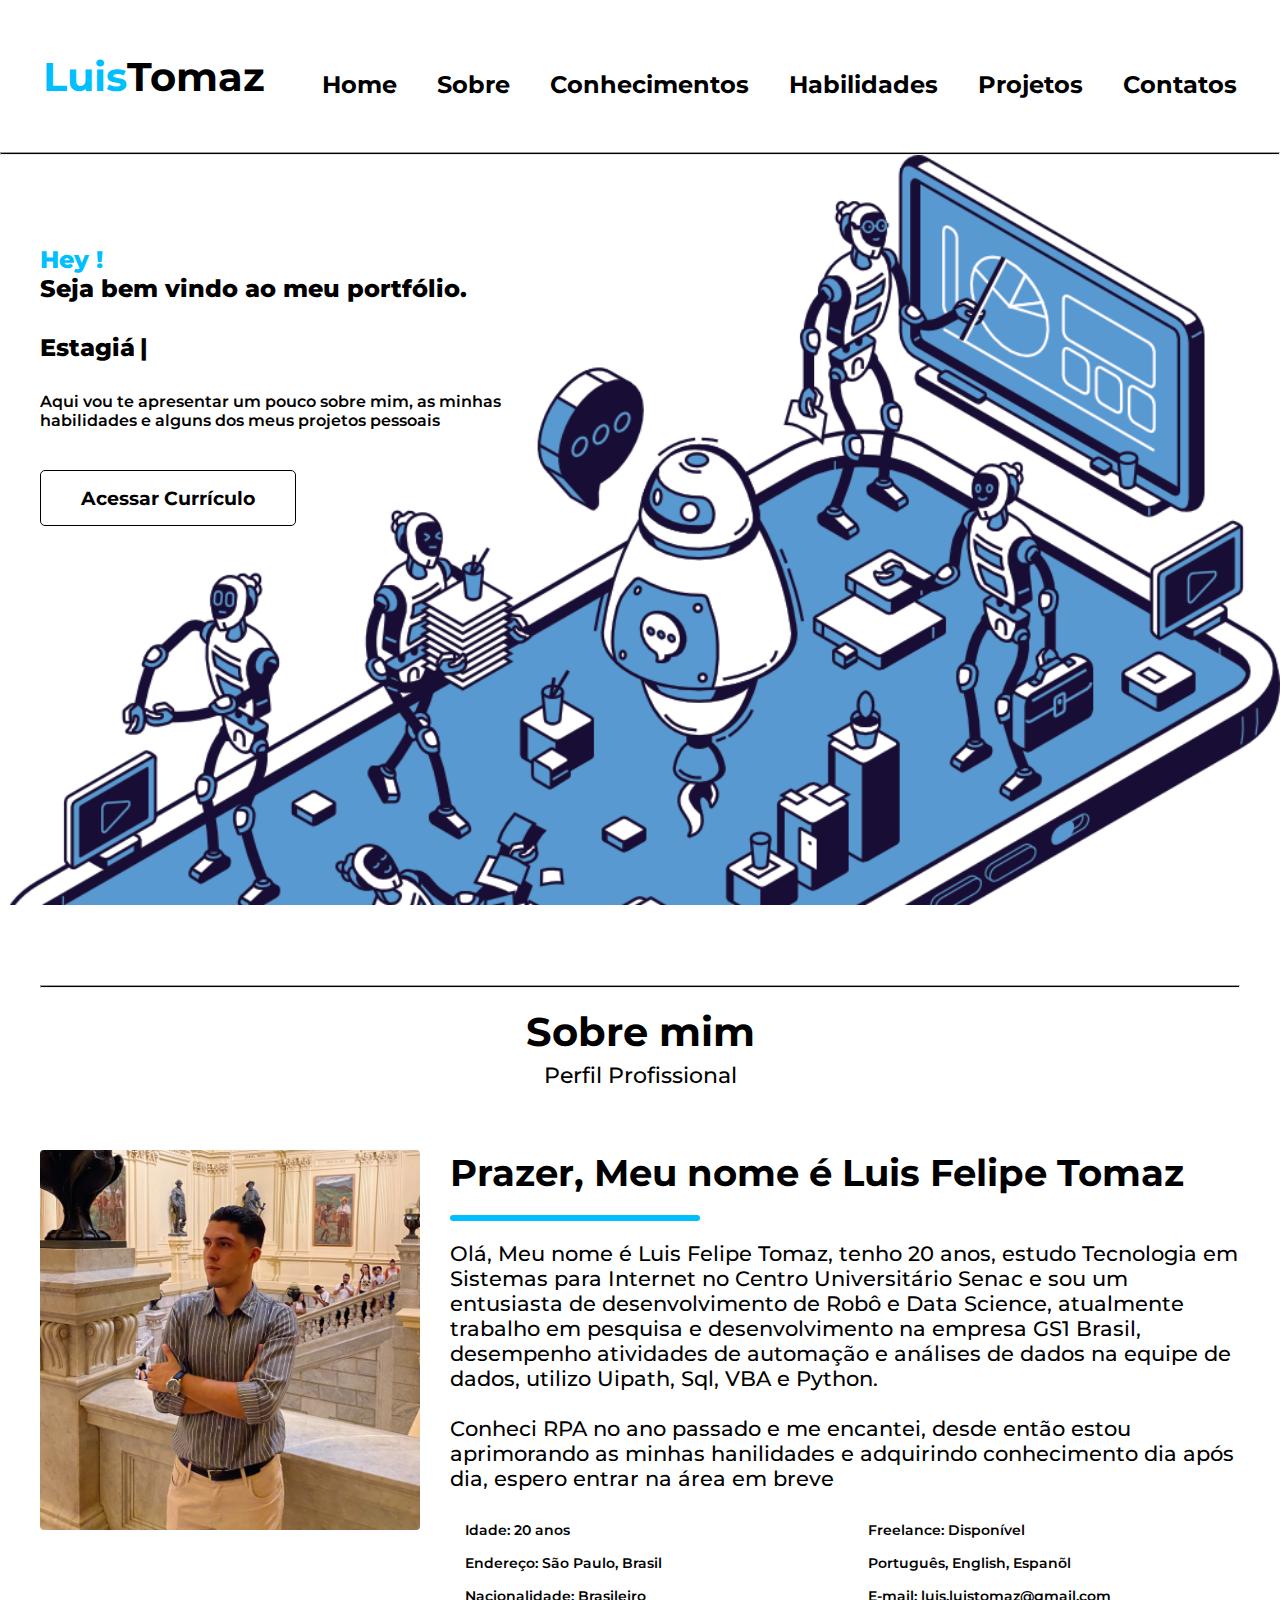
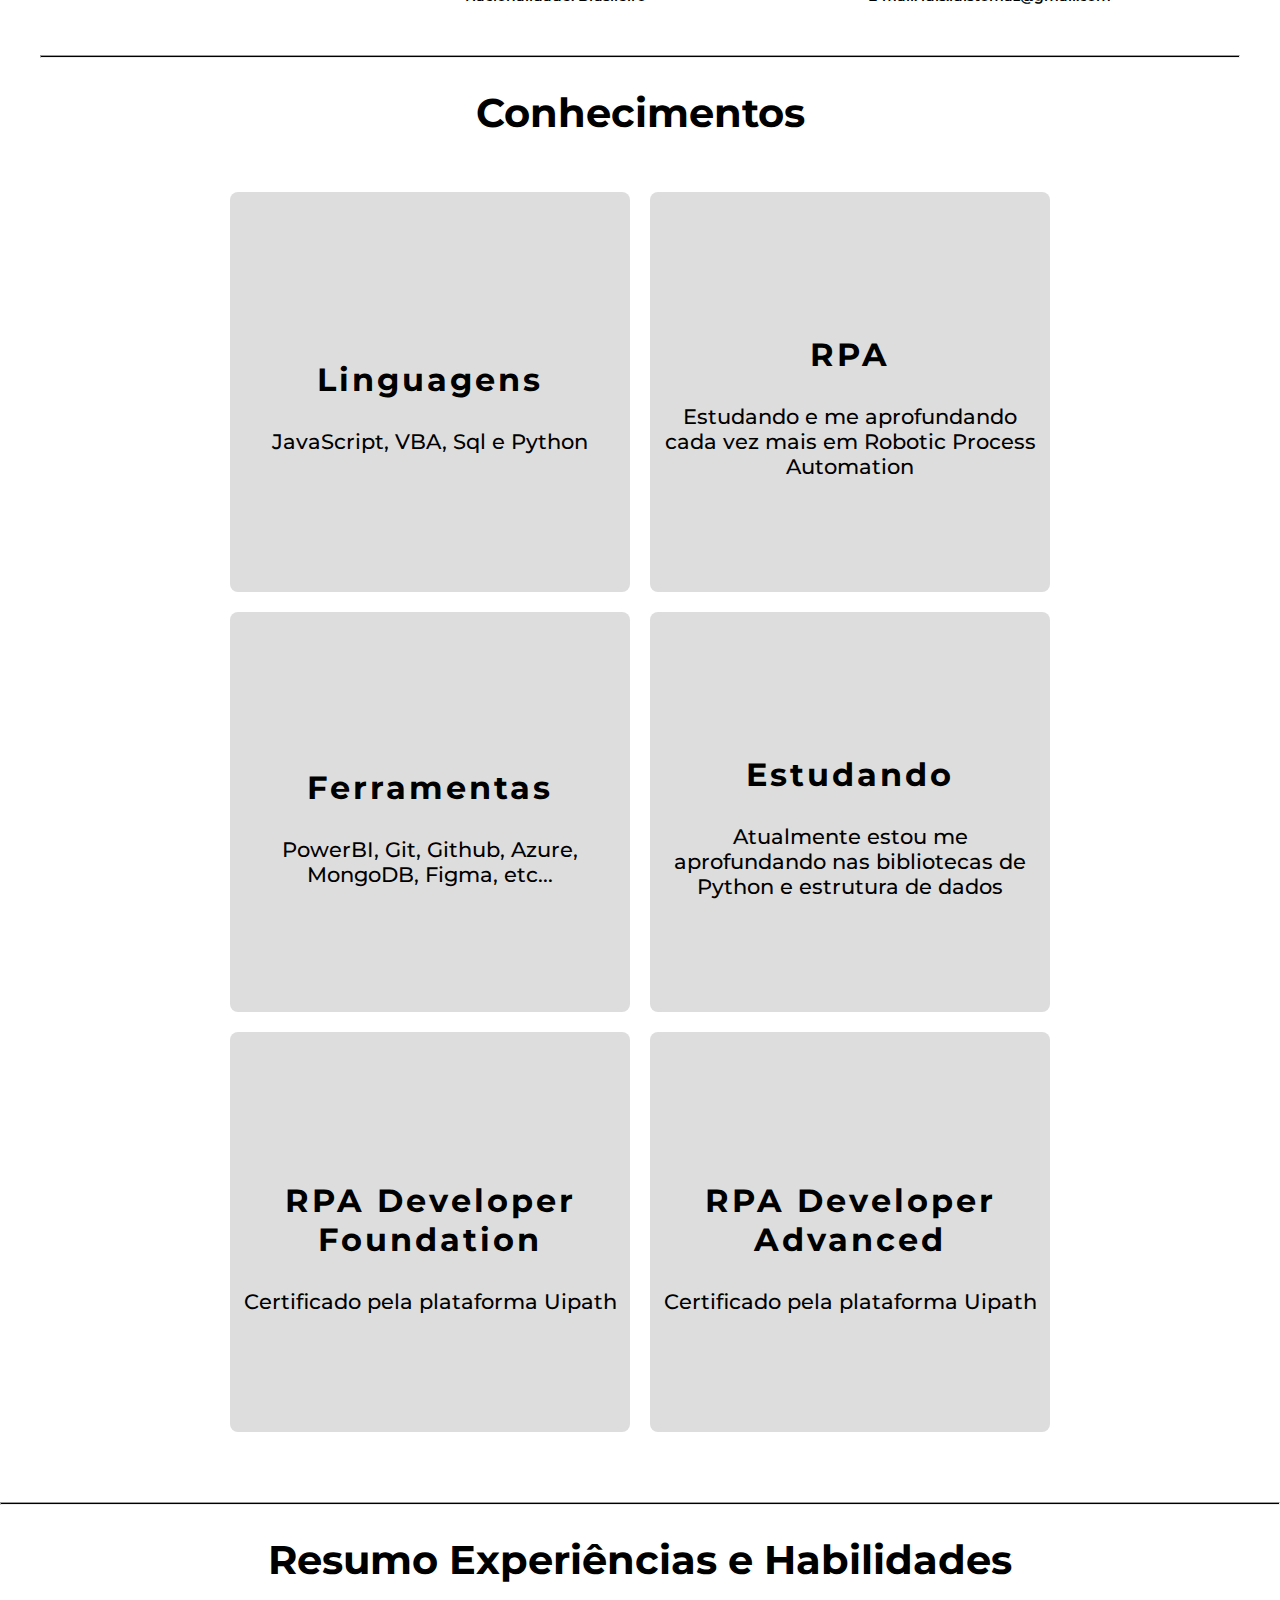
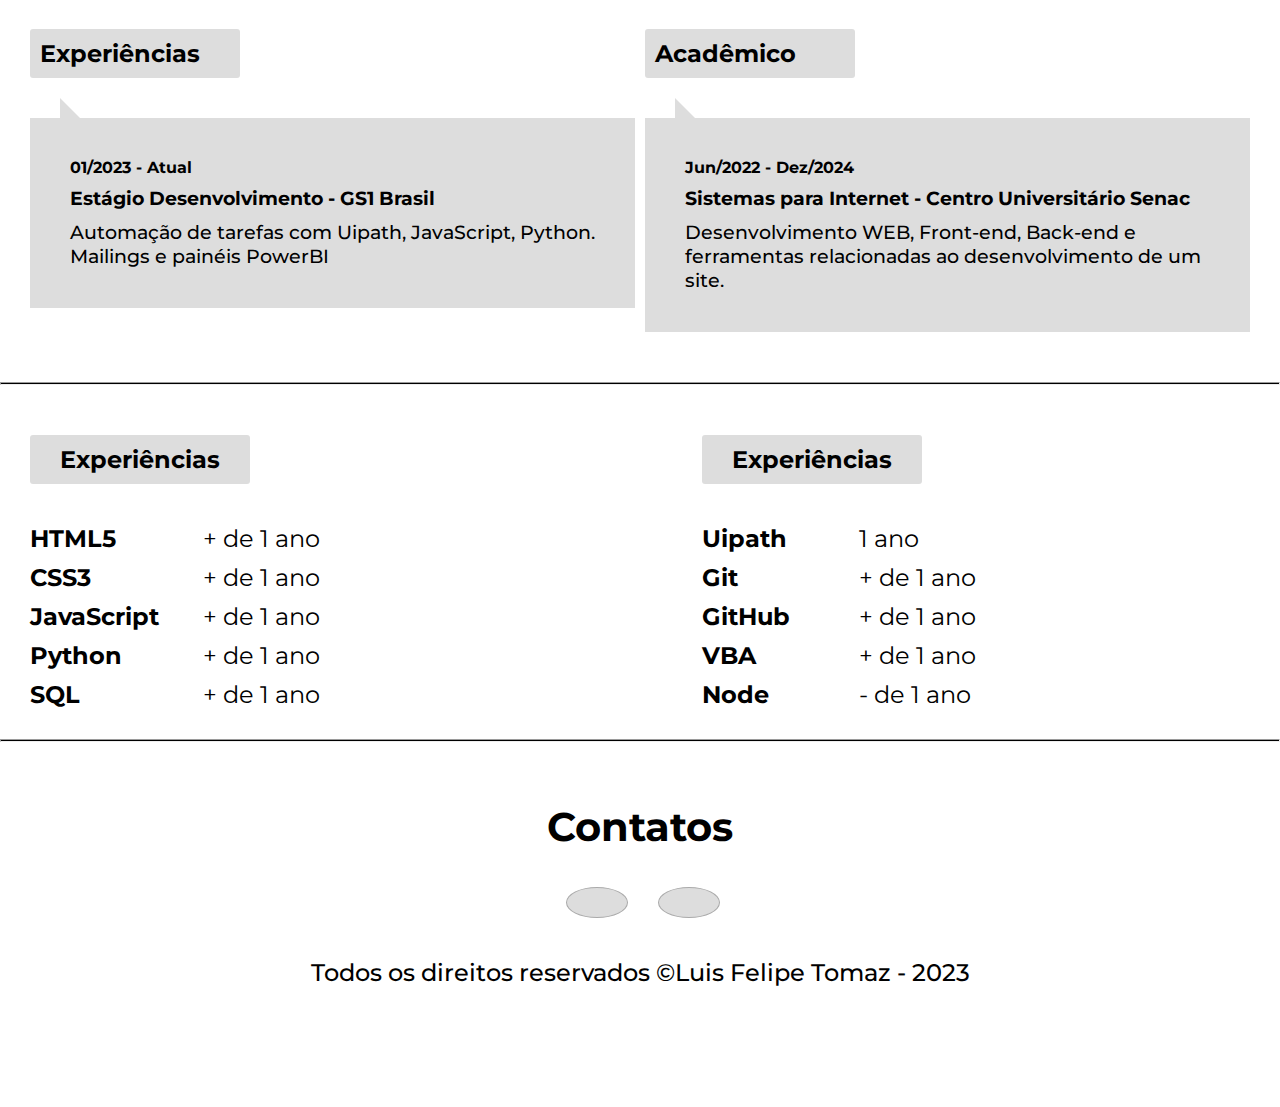
<file: index.html>
<!DOCTYPE html>
<html lang="pt-br">

<head>
    <meta charset="UTF-8">
    <meta http-equiv="X-UA-Compatible" content="IE=edge">
    <meta name="viewport" content="width=device-width, initial-scale=1.0">
    <link rel="stylesheet" href="style.css">
    <link rel="stylesheet" href="https://cdnjs.cloudflare.com/ajax/libs/font-awesome/6.4.0/css/all.min.css"
        integrity="sha512-iecdLmaskl7CVkqkXNQ/ZH/XLlvWZOJyj7Yy7tcenmpD1ypASozpmT/E0iPtmFIB46ZmdtAc9eNBvH0H/ZpiBw=="
        crossorigin="anonymous" referrerpolicy="no-referrer" />
    <link rel="preconnect" href="https://fonts.googleapis.com">
    <link rel="preconnect" href="https://fonts.gstatic.com" crossorigin>
    <link href="https://fonts.googleapis.com/css2?family=Montserrat:wght@200&display=swap" rel="stylesheet">

    <title>Portfólio</title>
</head>

<body>
    <header>
        <h1>Luis<span>Tomaz</span></h1>
        <nav>
            <ul class="navegacao-primaria">
                <li class="link-home"><a href="#home">Home</a></li>
                <li><a href="#sobre">Sobre</a></li>
                <li><a href="#conhecimentos">Conhecimentos</a></li>
                <li><a href="#habilidades">Habilidades</a></li>
                <li><a href="https://github.com/LuisTomaz?tab=repositories" target="_blank">Projetos</a></li>
                <li><a href="#contato">Contatos</a></li>
            </ul>
            <i class="fa-solid fa-bars"></i>
        </nav>
    </header>
    <hr>
    <section aria-label="seção curriculo download Luis" class="section-div" id="home">
        <div>
            <h2><span style="color: #00BFFF">Hey !</span><br>Seja bem vindo ao meu portfólio.</h2>
            <h2 class="digitando">Estagiário em Dados</h2>
            <p>Aqui vou te apresentar um pouco sobre mim, as minhas habilidades e alguns dos meus projetos pessoais</p>
            <a href="https://drive.google.com/file/d/1MGJ-Gu-CNgSAzTRaWAGArFXT5F6yitP-/view?usp=sharing" target="_blank">Acessar Currículo</a>
        </div>
        <!-- <img src="./imagens/750x500-solutis-digital-hiperautomacao-9182-removebg-preview.png" alt="imagem ilustrativa de um notebook"> -->
    </section>
    
    <main>
        
        <article aria-label="seção sobre mim" class="sobre">
            <div class="sobre_titulo" id="sobre">
                <hr><br>
                <h1>Sobre mim</h1>
                <p>Perfil Profissional</p>
                <div aria-label="seção de ilustrações e botões">
                </div>
            </div>
            <img src="./imagens/icon.png" alt="imagem ilustrativa">
            <div class="sobre_conteudo">
                <div class="sobre_texto">
                    <h1>Prazer, Meu nome é Luis Felipe Tomaz</h1>
                    <p>Olá, Meu nome é Luis Felipe Tomaz, tenho 20 anos, estudo Tecnologia em Sistemas para Internet no
                        Centro Universitário Senac e sou um entusiasta de desenvolvimento de Robô e Data Science,
                        atualmente trabalho em pesquisa e desenvolvimento na empresa GS1 Brasil, desempenho atividades de
                        automação e análises de dados na equipe de dados, utilizo Uipath, Sql, VBA e Python.
                        <br>
                        <br>
                        Conheci RPA no ano passado e me encantei, desde então estou aprimorando as minhas hanilidades e adquirindo conhecimento dia após dia, espero entrar na área em breve
                    </p>
                </div>
                <div class="sobre_info">
                    <p><i class="fa-solid fa-calendar-days"></i>Idade: 20 anos</p>
                    <p><i class="fa-sharp fa-solid  fa-laptop-code"></i>Freelance: Disponível</p>
                    <p><i class="fa-solid fa-location-dot"></i>Endereço: São Paulo, Brasil</p>
                    <p><i class="fa-sharp fa-solid fa-globe"></i>Português, English, Espanõl</p>
                    <p><i class="fa-solid fa-flag"></i>Nacionalidade: Brasileiro</p>
                    <p><i class="fa-solid fa-envelope"></i>E-mail: luis.luistomaz@gmail.com</p>
                </div>
            </div>
        </article>
    </main>

    <section class="services" id="conhecimentos">
        <hr>
        <div class="sobre_titulo">
            <h1>Conhecimentos</h1>
            <div aria-label="seção de ilustrações e botões">
            </div>
        </div>
        <div class="my_services">
            <ul aria-label="navegação secundária">
                <li>
                    <i class="fa-solid fa-globe"></i>
                    <h3>Linguagens</h3>
                    <p>JavaScript, VBA, Sql e Python</p>
                </li>
                <li>
                    <i class="fa-solid fa-robot"></i>
                    <h3>RPA</h3>
                    <p>Estudando e me aprofundando cada vez mais em Robotic Process Automation</p>
                </li>
                <li>
                    <i class="fa-sharp fa-solid fa-pen-to-square"></i>
                    <h3>Ferramentas</h3>
                    <p> PowerBI, Git, Github, Azure, MongoDB, Figma, etc...</p>
                </li>
                <li>
                    <i class="fa-sharp fa-solid fa-pen-to-square"></i>
                    <h3>Estudando</h3>
                    <p>Atualmente estou me aprofundando nas bibliotecas de Python e estrutura de dados</p>
                </li>
                <li>
                    <i class="fa-solid fa-certificate"></i>
                    <h3>RPA Developer Foundation</h3>
                    <p>Certificado pela plataforma Uipath</p>
                </li>
                <li>
                    <i class="fa-solid fa-certificate"></i>
                    <h3>RPA Developer Advanced</h3>
                    <p>Certificado pela plataforma Uipath</p>
                </li>
            </ul>
        </div>
    </section>
    <div class="meu_resumo">
        <hr>
        <div class="sobre_titulo" id="habilidades">
            <h1>Resumo Experiências e Habilidades</h1>
        </div>
        <div class="resumo">
            <h2 class="experiencia"><i class="fa-solid fa-handshake"></i> Experiências</h2>
            <div class="experiencia_conteudo">
                <div>
                    <span>01/2023 - Atual</span>
                    <h3> Estágio Desenvolvimento - GS1 Brasil</h3>
                    <p>Automação de tarefas com Uipath, JavaScript, Python. Mailings e painéis PowerBI</p>
                </div>
                <div>
                    <span>01/2022 - 01/2023</span>
                    <h3> Aprendiz em TI - Danlex</h3>
                    <p>Acompanhar e auxiliar à instalação de equipamentos de tecnologia e suporte ao usuário.</p>
                </div>
                <ul>
                    <li><i class="fa-sharp fa-solid fa-circle"></i></li>
                    <li><i class="fa-sharp fa-solid fa-circle"></i></li>
                </ul>
            </div>

            <h2 class="academico"><i class="fa-solid fa-book"></i> Acadêmico</h2>
            <div class="educacao_conteudo">
                <div>
                    <span>Jun/2022 - Dez/2024</span>
                    <h3>Sistemas para Internet - Centro Universitário Senac</h3>
                    <p>Desenvolvimento WEB, Front-end, Back-end e ferramentas relacionadas ao desenvolvimento de um site.</p>
                </div>
                <div>
                    <span>72 Horas</span>
                    <h3>Linguagem Python Para Análise de Dados e Data Science</h3>
                    <p>Me ajudou muito no começo, quando comecei a trabalhar e aprender mais sobre dados.</p>
                </div>
                <div>
                    <span>72 Horas</span>
                    <h3>Microsoft Power BI Para Business Intelligence e Data Science</h3>
                    <p>Me ajudou muito no começo, quando comecei a trabalhar e aprender mais sobre Painéis Gerenciais e Indicadores.</p>
                </div>
                <div>
                    <span>12 Horas</span>
                    <h3>Desenvolvedor RPA, UIPATH - UDEMY</h3>
                    <p>Curso realizado pela plataforma udemy e disponibilizado pelo orientador Marcelo Cruz. Desde o básico até o avançado</p>
                </div>
                <div>
                    <span>40 horas</span>
                    <h3>RPA Developer Advanced - Uipath Academy</h3>
                    <p>Curso avançado do Uipath, aqui aprendi a utilizar a ferramenta re-framework e organizar melhor meus processos</p>
                </div>
                <ul>
                    <li><i class="fa-sharp fa-solid fa-circle"></i></li>
                    <li><i class="fa-sharp fa-solid fa-circle"></i></li>
                    <li><i class="fa-sharp fa-solid fa-circle"></i></li>
                    <li><i class="fa-sharp fa-solid fa-circle"></i></li>
                    <li><i class="fa-sharp fa-solid fa-circle"></i></li>
                </ul>
            </div>
        </div>
    </div>
    <hr>
    <div class="cursos">
        <div class="minhas_habilidades">
            <h2><i class="fa-sharp fa-solid fa-star"></i>Experiências</h2>
            <div class="conteudo_habilidades">
                <h3>HTML5</h3>
                <ul>
                    <li>+ de 1 ano</li>
                </ul>
            </div>
            <div class="conteudo_habilidades">
                <h3>CSS3</h3>
                <ul>
                    <li>+ de 1 ano</li>

                </ul>
            </div>
            <div class="conteudo_habilidades">
                <h3>JavaScript</h3>
                <ul>
                    <li>+ de 1 ano</li>
                </ul>
            </div>
            <div class="conteudo_habilidades">
                <h3>Python</h3>
                <ul>
                    <li>+ de 1 ano</li>
                </ul>
            </div>
            <div class="conteudo_habilidades">
                <h3>SQL</h3>
                <ul>
                    <li>+ de 1 ano</li>
                </ul>
            </div>
        </div>


        <div class="minhas_habilidades2">
            <h2><i class="fa-sharp fa-solid fa-star"></i>Experiências</h2>
            <div class="conteudo_habilidades">
                <h3>Uipath</h3>
                <ul>
                    <li>1 ano</li>
                </ul>
            </div>

            <div class="conteudo_habilidades">
                <h3>Git</h3>
                <ul>
                    <li>+ de 1 ano</li>
                </ul>
            </div>
            <div class="conteudo_habilidades">
                <h3>GitHub</h3>
                <ul>
                    <li>+ de 1 ano</li>
                </ul>
            </div>
            <div class="conteudo_habilidades">
                <h3>VBA</h3>
                <ul>
                    <li>+ de 1 ano</li>
                </ul>
            </div>
            <div class="conteudo_habilidades">
                <h3>Node</h3>
                <ul>
                    <li>- de 1 ano</li>
                </ul>
            </div>
        </div>
    </div>
    <hr>
    <footer>

        <div class="sobre_titulo" id="contato">
            <h1>Contatos</h1>
            <p></p>
            <div aria-label="seção de ilustrações e botões">
            </div>
            <nav aria-label="navegação de links sociais">
                <ul class="footer_sociais">
                    <a href="https://www.linkedin.com/in/luis-felipe-tomaz-b66b96209/" target="_blank"><li style="color:#0072b1;"> <i class="fa-brands fa-linkedin-in"></i> </li> </a>
                    <a href="https://github.com/LuisTomaz" target="_blank"><li style="color:#000;"> <i class="fa-brands fa-github"></i> </li> </a>
                </ul>
            </nav>
            <p class="footer_comercial">Todos os direitos reservados &copy;Luis Felipe Tomaz - 2023</p>
            
        </footer>
    <script src="script.js"></script>
</body>

</html>
</file>
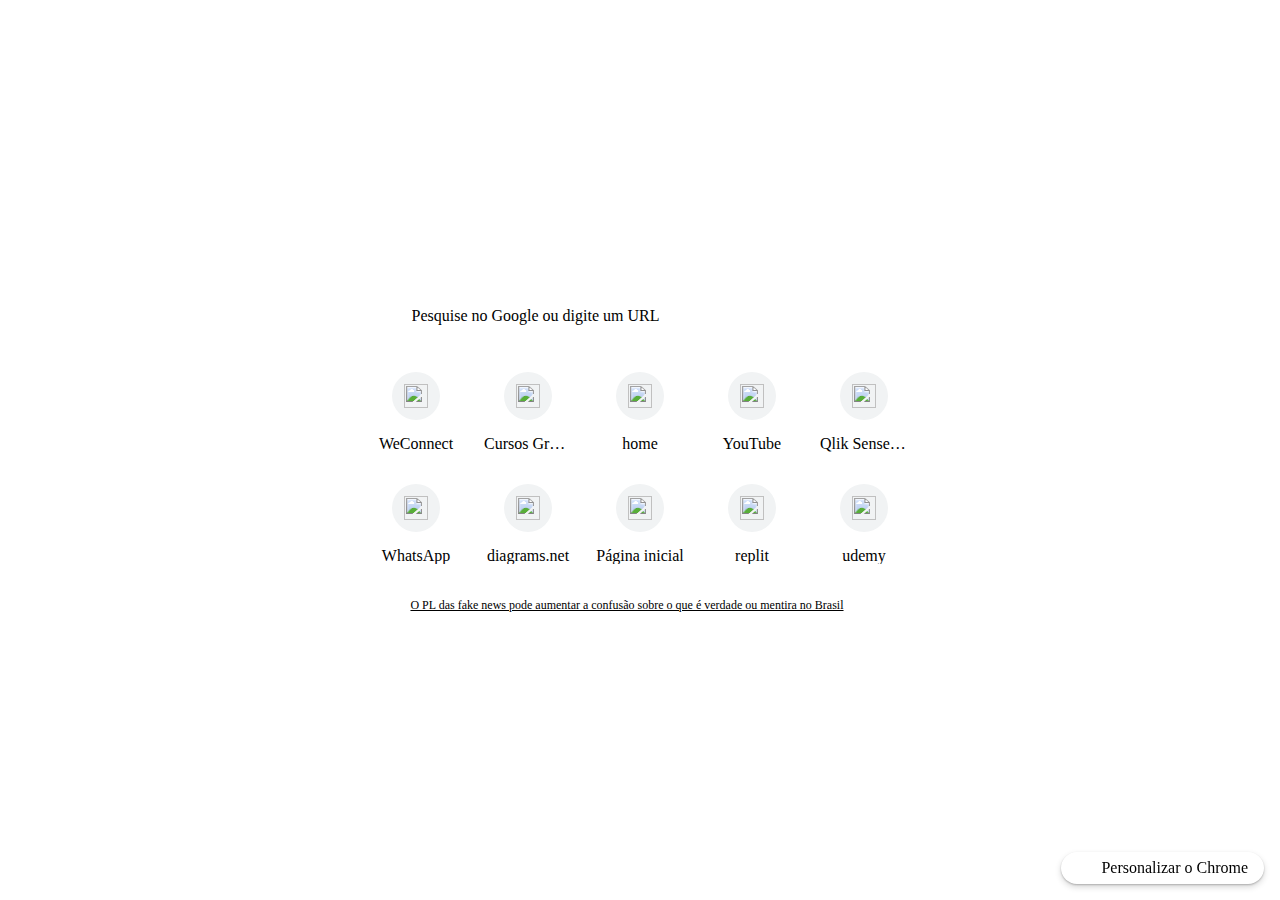
<file: imagens/Nova guia.html>
<!DOCTYPE html>
<!-- saved from url=(0022)chrome://new-tab-page/ -->
<html dir="ltr" lang="pt" class="focus-outline-visible" lazy-loaded="true"><head><meta http-equiv="Content-Type" content="text/html; charset=UTF-8">
    
    <title>Nova guia</title>
    <style>
      body {
        background: #FFFFFF;
        margin: 0;
      }

      #backgroundImage {
        border: none;
        height: 100%;
        pointer-events: none;
        position: fixed;
        top: 0;
        visibility: hidden;
        width: 100%;
      }

      [show-background-image] #backgroundImage {
        visibility: visible;
      }
    </style>
  
<custom-style>
  <style is="custom-style">
    html {

      /* Material Design color palette for Google products */

      --google-red-100-rgb: 244, 199, 195;  /* #f4c7c3 */
      --google-red-100: rgb(var(--google-red-100-rgb));
      --google-red-300-rgb: 230, 124, 115;  /* #e67c73 */
      --google-red-300: rgb(var(--google-red-300-rgb));
      --google-red-500-rgb: 219, 68, 55;  /* #db4437 */
      --google-red-500: rgb(var(--google-red-500-rgb));
      --google-red-700-rgb: 197, 57, 41;  /* #c53929 */
      --google-red-700: rgb(var(--google-red-700-rgb));

      --google-blue-100-rgb: 198, 218, 252;  /* #c6dafc */
      --google-blue-100: rgb(var(--google-blue-100-rgb));
      --google-blue-300-rgb: 123, 170, 247;  /* #7baaf7 */
      --google-blue-300: rgb(var(--google-blue-300-rgb));
      --google-blue-500-rgb: 66, 133, 244;  /* #4285f4 */
      --google-blue-500: rgb(var(--google-blue-500-rgb));
      --google-blue-700-rgb: 51, 103, 214;  /* #3367d6 */
      --google-blue-700: rgb(var(--google-blue-700-rgb));

      --google-green-100-rgb: 183, 225, 205;  /* #b7e1cd */
      --google-green-100: rgb(var(--google-green-100-rgb));
      --google-green-300-rgb: 87, 187, 138;  /* #57bb8a */
      --google-green-300: rgb(var(--google-green-300-rgb));
      --google-green-500-rgb: 15, 157, 88;  /* #0f9d58 */
      --google-green-500: rgb(var(--google-green-500-rgb));
      --google-green-700-rgb: 11, 128, 67;  /* #0b8043 */
      --google-green-700: rgb(var(--google-green-700-rgb));

      --google-yellow-100-rgb: 252, 232, 178;  /* #fce8b2 */
      --google-yellow-100: rgb(var(--google-yellow-100-rgb));
      --google-yellow-300-rgb: 247, 203, 77;  /* #f7cb4d */
      --google-yellow-300: rgb(var(--google-yellow-300-rgb));
      --google-yellow-500-rgb: 244, 180, 0;  /* #f4b400 */
      --google-yellow-500: rgb(var(--google-yellow-500-rgb));
      --google-yellow-700-rgb: 240, 147, 0;  /* #f09300 */
      --google-yellow-700: rgb(var(--google-yellow-700-rgb));

      --google-grey-100-rgb: 245, 245, 245;  /* #f5f5f5 */
      --google-grey-100: rgb(var(--google-grey-100-rgb));
      --google-grey-300-rgb: 224, 224, 224;  /* #e0e0e0 */
      --google-grey-300: rgb(var(--google-grey-300-rgb));
      --google-grey-500-rgb: 158, 158, 158;  /* #9e9e9e */
      --google-grey-500: rgb(var(--google-grey-500-rgb));
      --google-grey-700-rgb: 97, 97, 97;  /* #616161 */
      --google-grey-700: rgb(var(--google-grey-700-rgb));

      /* Material Design color palette from online spec document */

      --paper-red-50: #ffebee;
      --paper-red-100: #ffcdd2;
      --paper-red-200: #ef9a9a;
      --paper-red-300: #e57373;
      --paper-red-400: #ef5350;
      --paper-red-500: #f44336;
      --paper-red-600: #e53935;
      --paper-red-700: #d32f2f;
      --paper-red-800: #c62828;
      --paper-red-900: #b71c1c;
      --paper-red-a100: #ff8a80;
      --paper-red-a200: #ff5252;
      --paper-red-a400: #ff1744;
      --paper-red-a700: #d50000;

      --paper-light-blue-50: #e1f5fe;
      --paper-light-blue-100: #b3e5fc;
      --paper-light-blue-200: #81d4fa;
      --paper-light-blue-300: #4fc3f7;
      --paper-light-blue-400: #29b6f6;
      --paper-light-blue-500: #03a9f4;
      --paper-light-blue-600: #039be5;
      --paper-light-blue-700: #0288d1;
      --paper-light-blue-800: #0277bd;
      --paper-light-blue-900: #01579b;
      --paper-light-blue-a100: #80d8ff;
      --paper-light-blue-a200: #40c4ff;
      --paper-light-blue-a400: #00b0ff;
      --paper-light-blue-a700: #0091ea;

      --paper-yellow-50: #fffde7;
      --paper-yellow-100: #fff9c4;
      --paper-yellow-200: #fff59d;
      --paper-yellow-300: #fff176;
      --paper-yellow-400: #ffee58;
      --paper-yellow-500: #ffeb3b;
      --paper-yellow-600: #fdd835;
      --paper-yellow-700: #fbc02d;
      --paper-yellow-800: #f9a825;
      --paper-yellow-900: #f57f17;
      --paper-yellow-a100: #ffff8d;
      --paper-yellow-a200: #ffff00;
      --paper-yellow-a400: #ffea00;
      --paper-yellow-a700: #ffd600;

      --paper-orange-50: #fff3e0;
      --paper-orange-100: #ffe0b2;
      --paper-orange-200: #ffcc80;
      --paper-orange-300: #ffb74d;
      --paper-orange-400: #ffa726;
      --paper-orange-500: #ff9800;
      --paper-orange-600: #fb8c00;
      --paper-orange-700: #f57c00;
      --paper-orange-800: #ef6c00;
      --paper-orange-900: #e65100;
      --paper-orange-a100: #ffd180;
      --paper-orange-a200: #ffab40;
      --paper-orange-a400: #ff9100;
      --paper-orange-a700: #ff6500;

      --paper-grey-50: #fafafa;
      --paper-grey-100: #f5f5f5;
      --paper-grey-200: #eeeeee;
      --paper-grey-300: #e0e0e0;
      --paper-grey-400: #bdbdbd;
      --paper-grey-500: #9e9e9e;
      --paper-grey-600: #757575;
      --paper-grey-700: #616161;
      --paper-grey-800: #424242;
      --paper-grey-900: #212121;

      --paper-blue-grey-50: #eceff1;
      --paper-blue-grey-100: #cfd8dc;
      --paper-blue-grey-200: #b0bec5;
      --paper-blue-grey-300: #90a4ae;
      --paper-blue-grey-400: #78909c;
      --paper-blue-grey-500: #607d8b;
      --paper-blue-grey-600: #546e7a;
      --paper-blue-grey-700: #455a64;
      --paper-blue-grey-800: #37474f;
      --paper-blue-grey-900: #263238;

      /* opacity for dark text on a light background */
      --dark-divider-opacity: 0.12;
      --dark-disabled-opacity: 0.38; /* or hint text or icon */
      --dark-secondary-opacity: 0.54;
      --dark-primary-opacity: 0.87;

      /* opacity for light text on a dark background */
      --light-divider-opacity: 0.12;
      --light-disabled-opacity: 0.3; /* or hint text or icon */
      --light-secondary-opacity: 0.7;
      --light-primary-opacity: 1.0;

    }

  </style>
</custom-style>

<custom-style>
  <style>

/* Common css variables for Material Design WebUI */
html {
  --google-blue-50-rgb: 232, 240, 254;  /* #e8f0fe */
  --google-blue-50: rgb(var(--google-blue-50-rgb));
  --google-blue-100-rgb: 210, 227, 252;  /* #d2e3fc */
  --google-blue-100: rgb(var(--google-blue-100-rgb));
  --google-blue-200-rgb: 174, 203, 250;  /* #aecbfa */
  --google-blue-200: rgb(var(--google-blue-200-rgb));
  --google-blue-300-rgb: 138, 180, 248;  /* #8ab4f8 */
  --google-blue-300: rgb(var(--google-blue-300-rgb));
  --google-blue-400-rgb: 102, 157, 246;  /* #669df6 */
  --google-blue-400: rgb(var(--google-blue-400-rgb));
  --google-blue-500-rgb: 66, 133, 244;  /* #4285f4 */
  --google-blue-500: rgb(var(--google-blue-500-rgb));
  --google-blue-600-rgb: 26, 115, 232;  /* #1a73e8 */
  --google-blue-600: rgb(var(--google-blue-600-rgb));
  --google-blue-700-rgb: 25, 103, 210;  /* #1967d2 */
  --google-blue-700: rgb(var(--google-blue-700-rgb));
  --google-blue-800-rgb: 24, 90, 188;  /* ##185abc */
  --google-blue-800: rgb(var(--google-blue-800-rgb));

  --google-green-50-rgb: 230, 244, 234;  /* #e6f4ea */
  --google-green-50: rgb(var(--google-green-50-rgb));
  --google-green-200-rgb: 168, 218, 181; /* #a8dab5 */
  --google-green-200: rgb(var(--google-green-200-rgb));
  --google-green-300-rgb: 129, 201, 149;  /* #81c995 */
  --google-green-300: rgb(var(--google-green-300-rgb));
  --google-green-400-rgb: 91, 185, 116;  /* #5bb974 */
  --google-green-400: rgb(var(--google-green-400-rgb));
  --google-green-500-rgb: 52, 168, 83;  /* #34a853 */
  --google-green-500: rgb(var(--google-green-500-rgb));
  --google-green-600-rgb: 30, 142, 62;  /* #1e8e3e */
  --google-green-600: rgb(var(--google-green-600-rgb));
  --google-green-700-rgb: 24, 128, 56;  /* #188038 */
  --google-green-700: rgb(var(--google-green-700-rgb));
  --google-green-800-rgb: 19, 115, 51; /* #137333 */
  --google-green-800: rgb(var(--google-green-800-rgb));
  --google-green-900-rgb: 13, 101, 45; /* #0d652d */
  --google-green-900: rgb(var(--google-green-900-rgb));

  --google-grey-50-rgb: 248, 249, 250;  /* #f8f9fa */
  --google-grey-50: rgb(var(--google-grey-50-rgb));
  --google-grey-100-rgb: 241, 243, 244;  /* #f1f3f4 */
  --google-grey-100: rgb(var(--google-grey-100-rgb));
  --google-grey-200-rgb: 232, 234, 237;  /* #e8eaed */
  --google-grey-200: rgb(var(--google-grey-200-rgb));
  --google-grey-300-rgb: 218, 220, 224;  /* #dadce0 */
  --google-grey-300: rgb(var(--google-grey-300-rgb));
  --google-grey-400-rgb: 189, 193, 198;  /* #bdc1c6 */
  --google-grey-400: rgb(var(--google-grey-400-rgb));
  --google-grey-500-rgb: 154, 160, 166;  /* #9aa0a6 */
  --google-grey-500: rgb(var(--google-grey-500-rgb));
  --google-grey-600-rgb: 128, 134, 139;  /* #80868b */
  --google-grey-600: rgb(var(--google-grey-600-rgb));
  --google-grey-700-rgb: 95, 99, 104;  /* #5f6368 */
  --google-grey-700: rgb(var(--google-grey-700-rgb));
  --google-grey-800-rgb: 60, 64, 67;  /* #3c4043 */
  --google-grey-800: rgb(var(--google-grey-800-rgb));
  --google-grey-900-rgb: 32, 33, 36;  /* #202124 */
  --google-grey-900: rgb(var(--google-grey-900-rgb));
  /* --google-grey-900 + 4% white blended together. */
  --google-grey-900-white-4-percent: #292a2d;

  --google-purple-100-rgb: 233, 210, 253;  /* #e9d2fd */
  --google-purple-100: rgb(var(--google-purple-100-rgb));
  --google-purple-900-rgb: 104, 29, 168;  /* #681da8 */
  --google-purple-900: rgb(var(--google-purple-900-rgb));

  --google-red-300-rgb: 242, 139, 130;  /* #f28b82 */
  --google-red-300: rgb(var(--google-red-300-rgb));
  --google-red-500-rgb: 234, 67, 53;  /* #ea4335 */
  --google-red-500: rgb(var(--google-red-500-rgb));
  --google-red-600-rgb: 217, 48, 37;  /* #d93025 */
  --google-red-600: rgb(var(--google-red-600-rgb));

  --google-yellow-50-rgb: 254, 247, 224;  /* #fef7e0 */
  --google-yellow-50: rgb(var(--google-yellow-50-rgb));
  --google-yellow-300-rgb: 253, 214, 51;  /* #fdd633 */
  --google-yellow-300: rgb(var(--google-yellow-300-rgb));
  --google-yellow-400-rgb: 252, 201, 52;  /* #fcc934 */
  --google-yellow-400: rgb(var(--google-yellow-400-rgb));
  --google-yellow-500-rgb: 251, 188, 4;  /* #fbbc04 */
  --google-yellow-500: rgb(var(--google-yellow-500-rgb));

  --cr-primary-text-color: var(--google-grey-900);
  --cr-secondary-text-color: var(--google-grey-700);

  --cr-card-background-color: white;
  --cr-card-shadow-color-rgb: var(--google-grey-800-rgb);

  --cr-elevation-1: rgba(var(--cr-card-shadow-color-rgb), .3) 0 1px 2px 0,
                    rgba(var(--cr-card-shadow-color-rgb), .15) 0 1px 3px 1px;
  --cr-elevation-2: rgba(var(--cr-card-shadow-color-rgb), .3) 0 1px 2px 0,
                    rgba(var(--cr-card-shadow-color-rgb), .15) 0 2px 6px 2px;
  --cr-elevation-3: rgba(var(--cr-card-shadow-color-rgb), .3) 0 1px 3px 0,
                    rgba(var(--cr-card-shadow-color-rgb), .15) 0 4px 8px 3px;
  --cr-elevation-4: rgba(var(--cr-card-shadow-color-rgb), .3) 0 2px 3px 0,
                    rgba(var(--cr-card-shadow-color-rgb), .15) 0 6px 10px 4px;
  --cr-elevation-5: rgba(var(--cr-card-shadow-color-rgb), .3) 0 4px 4px 0,
                    rgba(var(--cr-card-shadow-color-rgb), .15) 0 8px 12px 6px;

  --cr-card-shadow: var(--cr-elevation-2);

  --cr-checked-color: var(--google-blue-600);
  --cr-focused-item-color: var(--google-grey-300);
  --cr-form-field-label-color: var(--google-grey-700);
  --cr-hairline-rgb: 0, 0, 0;
  --cr-iph-anchor-highlight-color: rgba(var(--google-blue-600-rgb), 0.1);
  --cr-link-color: var(--google-blue-700);
  --cr-menu-background-color: white;
  --cr-menu-background-focus-color: var(--google-grey-400);
  --cr-menu-shadow: 0 2px 6px var(--paper-grey-500);
  --cr-separator-color: rgba(0, 0, 0, .06);
  --cr-title-text-color: rgb(90, 90, 90);
  --cr-toolbar-background-color: white;

  --cr-hover-background-color: rgba(var(--google-grey-900-rgb), .1);
  --cr-active-background-color: rgba(var(--google-grey-900-rgb), .16);
  --cr-focus-outline-color: rgba(var(--google-blue-600-rgb), .4);
}

@media (prefers-color-scheme: dark) {
  html {
    --cr-primary-text-color: var(--google-grey-200);
    --cr-secondary-text-color: var(--google-grey-500);

    --cr-card-background-color: var(--google-grey-900-white-4-percent);
    --cr-card-shadow-color-rgb: 0, 0, 0;

    --cr-checked-color: var(--google-blue-300);
    --cr-focused-item-color: var(--google-grey-800);
    --cr-form-field-label-color: var(--dark-secondary-color);
    --cr-hairline-rgb: 255, 255, 255;
    --cr-iph-anchor-highlight-color: rgba(var(--google-grey-100-rgb), 0.1);
    --cr-link-color: var(--google-blue-300);
    --cr-menu-background-color: var(--google-grey-900);
    --cr-menu-background-focus-color: var(--google-grey-700);
    --cr-menu-background-sheen: rgba(255, 255, 255, .06);  /* Only dark mode. */
    --cr-menu-shadow: rgba(0, 0, 0, .3) 0 1px 2px 0,
                      rgba(0, 0, 0, .15) 0 3px 6px 2px;
    --cr-separator-color: rgba(255, 255, 255, .1);
    --cr-title-text-color: var(--cr-primary-text-color);
    --cr-toolbar-background-color: var(--google-grey-900-white-4-percent);

    --cr-hover-background-color: rgba(255, 255, 255, .1);
    --cr-active-background-color: rgba(var(--google-grey-200-rgb), .16);
    --cr-focus-outline-color: rgba(var(--google-blue-300-rgb), .4);
  }
}

@media (forced-colors: active) {
  html {
    /* In Windows HCM, |box-shadow| is not showing. The suggested workaround
       is to use |outline| or |border| instead. The color does not matter,
       since it is forced by the OS so using 'transparent'. */
    --cr-focus-outline-hcm: 2px solid transparent;
    --cr-border-hcm: 2px solid transparent;
  }
}

/* Don't use color values past this point. Instead, create a variable that's
 * set for both light and dark modes and use a single variable below. */

html {
  --cr-button-edge-spacing: 12px;
  --cr-button-height: 32px;

  /* Spacing between policy (controlledBy) indicator and control. */
  --cr-controlled-by-spacing: 24px;

  /* Default max-width for input fields */
  --cr-default-input-max-width: 264px;

  /* The inner icon is 20px in size. The button has 8px * 2 padding. */
  --cr-icon-ripple-size: 36px;
  --cr-icon-ripple-padding: 8px;

  --cr-icon-size: 20px;

  --cr-icon-button-margin-start: 16px;

  /* Shift button so ripple overlaps the end of the row. */
  --cr-icon-ripple-margin: calc(var(--cr-icon-ripple-padding) * -1);

  /* TODO (johntlee): re-implement with paddings instead; */
  /* These are used for row items such as radio buttons, check boxes, list
   * items etc. */
  --cr-section-min-height: 48px;
  --cr-section-two-line-min-height: 64px;

  --cr-section-padding: 20px;
  --cr-section-vertical-padding: 12px;
  --cr-section-indent-width: 40px;
  --cr-section-indent-padding: calc(
      var(--cr-section-padding) + var(--cr-section-indent-width));

  --cr-section-vertical-margin: 21px;

  --cr-centered-card-max-width: 680px;
  --cr-centered-card-width-percentage: 0.96;

  --cr-hairline: 1px solid rgba(var(--cr-hairline-rgb), .14);

  --cr-separator-height: 1px;
  --cr-separator-line: var(--cr-separator-height) solid
      var(--cr-separator-color);

  --cr-toolbar-overlay-animation-duration: 150ms;
  --cr-toolbar-height: 56px;

  --cr-container-shadow-height: 6px;
  --cr-container-shadow-margin: calc(-1 * var(--cr-container-shadow-height));

  --cr-container-shadow-max-opacity: 1;

  /** MD Refresh Styles */
  --cr-card-border-radius: 8px;
  --cr-disabled-opacity: .38;
  --cr-form-field-bottom-spacing: 16px;
  --cr-form-field-label-font-size: .625rem;
  --cr-form-field-label-height: 1em;
  --cr-form-field-label-line-height: 1;
}

html[chrome-refresh-2023] {
  /* Colors: These variables should never be overridden and should only be used
     as fallback values for shared cr_elements or in UIs that do not have
     the color pipeline. */
  --cr-fallback-color-primary: rgb(11, 87, 208);
  --cr-fallback-color-on-primary: rgb(255, 255, 255);

  --cr-fallback-color-primary-container: rgb(211, 227, 253);
  --cr-fallback-color-on-primary-container: rgb(4, 30, 73);

  --cr-fallback-color-secondary-container: rgb(194, 231, 255);
  --cr-fallback-color-on-secondary-container: rgb(0, 29, 53);

  --cr-fallback-color-surface: rgb(255, 255, 255);
  --cr-fallback-color-on-surface-rgb: 31, 31, 31;
  --cr-fallback-color-on-surface: rgb(var(--cr-fallback-color-on-surface-rgb));

  --cr-fallback-color-surface-variant: rgb(225, 227, 225);
  --cr-fallback-color-on-surface-variant: rgb(68, 71, 70);

  /* States */
  --cr-hover-background-color: var(--color-sys-state-hover,
      rgba(var(--cr-fallback-color-on-surface-rgb), .08));
  --cr-active-background-color: var(--color-sys-state-pressed,
      rgba(var(--cr-fallback-color-on-surface-rgb), .12));
  --cr-focus-outline-color: var(--color-sys-state-focus-ring,
      var(--cr-fallback-color-primary));

  /* Typography */
  --cr-primary-text-color: var(--color-primary-foreground,
      var(--cr-fallback-color-on-surface));
  --cr-secondary-text-color: var(--color-secondary-foreground,
      var(--cr-fallback-color-on-surface-variant));

  /* Layout */
  --cr-button-height: 36px;
}

@media (prefers-color-scheme: dark) {
  html[chrome-refresh-2023] {
    /* Colors */
    --cr-fallback-color-primary: rgb(168, 199, 250);
    --cr-fallback-color-on-primary: rgb(6, 46, 111);
    --cr-fallback-color-primary-container: rgb(8, 66, 160);
    --cr-fallback-color-on-primary-container: rgb(211, 227, 253);
    --cr-fallback-color-secondary-container: rgb(0, 74, 119);
    --cr-fallback-color-on-secondary-container: rgb(194, 231, 255);
    --cr-fallback-color-surface: rgb(26, 27, 30);
    --cr-fallback-color-on-surface-rgb: 227, 227, 227;
    --cr-fallback-color-surface-variant: rgb(68, 71, 70);
    --cr-fallback-color-on-surface-variant: rgb(196, 199, 197);
  }
}
  </style>
</custom-style>
<!--
List commonly used icons here to prevent duplication.
Do not add rarely used icons here; place those in your application.
Note that 20px and 24px icons are specified separately (size="", below).

Icons are rendered at 20x20 px, but we don't have 20 px SVGs for everything.
The 24 px icons are used where 20 px icons are unavailable (which may appear
blurry at 20 px). Please use 20 px icons when available.
-->
<iron-iconset-svg name="cr20" size="20" style="display: none;">
  <svg>
    <defs>
      <!--
      Keep these in sorted order by id="". See also http://goo.gl/Y1OdAq
      -->
      <g id="block">
        <path fill-rule="evenodd" clip-rule="evenodd" d="M10 0C4.48 0 0 4.48 0 10C0 15.52 4.48 20 10 20C15.52 20 20 15.52 20 10C20 4.48 15.52 0 10 0ZM2 10C2 5.58 5.58 2 10 2C11.85 2 13.55 2.63 14.9 3.69L3.69 14.9C2.63 13.55 2 11.85 2 10ZM5.1 16.31C6.45 17.37 8.15 18 10 18C14.42 18 18 14.42 18 10C18 8.15 17.37 6.45 16.31 5.1L5.1 16.31Z">
        </path>
      </g>
      <g id="domain">
        <path d="M2,3 L2,17 L11.8267655,17 L13.7904799,17 L18,17 L18,7 L12,7 L12,3 L2,3 Z M8,13 L10,13 L10,15 L8,15 L8,13 Z M4,13 L6,13 L6,15 L4,15 L4,13 Z M8,9 L10,9 L10,11 L8,11 L8,9 Z M4,9 L6,9 L6,11 L4,11 L4,9 Z M12,9 L16,9 L16,15 L12,15 L12,9 Z M12,11 L14,11 L14,13 L12,13 L12,11 Z M8,5 L10,5 L10,7 L8,7 L8,5 Z M4,5 L6,5 L6,7 L4,7 L4,5 Z">
        </path>
      </g>
      <g id="kite">
        <path fill-rule="evenodd" clip-rule="evenodd" d="M4.6327 8.00094L10.3199 2L16 8.00094L10.1848 16.8673C10.0995 16.9873 10.0071 17.1074 9.90047 17.2199C9.42417 17.7225 8.79147 18 8.11611 18C7.44076 18 6.80806 17.7225 6.33175 17.2199C5.85545 16.7173 5.59242 16.0497 5.59242 15.3371C5.59242 14.977 5.46445 14.647 5.22275 14.3919C4.98104 14.1369 4.66825 14.0019 4.32701 14.0019H4V12.6667H4.32701C5.00237 12.6667 5.63507 12.9442 6.11137 13.4468C6.58768 13.9494 6.85071 14.617 6.85071 15.3296C6.85071 15.6896 6.97867 16.0197 7.22038 16.2747C7.46209 16.5298 7.77488 16.6648 8.11611 16.6648C8.45735 16.6648 8.77014 16.5223 9.01185 16.2747C9.02396 16.2601 9.03607 16.246 9.04808 16.2319C9.08541 16.1883 9.12176 16.1458 9.15403 16.0947L9.55213 15.4946L4.6327 8.00094ZM10.3199 13.9371L6.53802 8.17116L10.3199 4.1814L14.0963 8.17103L10.3199 13.9371Z">
        </path>
      </g>
      <g id="menu">
        <path d="M2 4h16v2H2zM2 9h16v2H2zM2 14h16v2H2z"></path>
      </g>
      
  </defs></svg>
</iron-iconset-svg>

<!-- NOTE: In the common case that the final icon will be 20x20, export the SVG
     at 20px and place it in the section above. -->
<iron-iconset-svg name="cr" size="24" style="display: none;">
  <svg>
    <defs>
      <!--
      These icons are copied from Polymer's iron-icons and kept in sorted order.
      See http://goo.gl/Y1OdAq for instructions on adding additional icons.
      -->
      <g id="account-child-invert" viewBox="0 0 48 48">
        <path d="M24 4c3.31 0 6 2.69 6 6s-2.69 6-6 6-6-2.69-6-6 2.69-6 6-6z"></path>
        <path fill="none" d="M0 0h48v48H0V0z"></path>
        <circle fill="none" cx="24" cy="26" r="4"></circle>
        <path d="M24 18c-6.16 0-13 3.12-13 7.23v11.54c0 2.32 2.19 4.33 5.2 5.63 2.32 1 5.12 1.59 7.8 1.59.66 0 1.33-.06 2-.14v-5.2c-.67.08-1.34.14-2 .14-2.63 0-5.39-.57-7.68-1.55.67-2.12 4.34-3.65 7.68-3.65.86 0 1.75.11 2.6.29 2.79.62 5.2 2.15 5.2 4.04v4.47c3.01-1.31 5.2-3.31 5.2-5.63V25.23C37 21.12 30.16 18 24 18zm0 12c-2.21 0-4-1.79-4-4s1.79-4 4-4 4 1.79 4 4-1.79 4-4 4z">
        </path>
      </g>
      <g id="add">
        <path d="M19 13h-6v6h-2v-6H5v-2h6V5h2v6h6v2z"></path>
      </g>
      <g id="arrow-back">
        <path d="M20 11H7.83l5.59-5.59L12 4l-8 8 8 8 1.41-1.41L7.83 13H20v-2z"></path>
      </g>
      <g id="arrow-drop-up">
        <path d="M7 14l5-5 5 5z">
      </path></g>
      <g id="arrow-drop-down">
        <path d="M7 10l5 5 5-5z"></path>
      </g>
      <g id="arrow-forward">
        <path d="M12 4l-1.41 1.41L16.17 11H4v2h12.17l-5.58 5.59L12 20l8-8z"></path>
      </g>
      <g id="arrow-right">
        <path d="M10 7l5 5-5 5z"></path>
      </g>
      
      <g id="cancel">
        <path d="M12 2C6.47 2 2 6.47 2 12s4.47 10 10 10 10-4.47 10-10S17.53 2 12 2zm5 13.59L15.59 17 12 13.41 8.41 17 7 15.59 10.59 12 7 8.41 8.41 7 12 10.59 15.59 7 17 8.41 13.41 12 17 15.59z">
        </path>
      </g>
      <g id="check">
        <path d="M9 16.17L4.83 12l-1.42 1.41L9 19 21 7l-1.41-1.41z"></path>
      </g>
      <g id="check-circle">
        <path d="M12 2C6.48 2 2 6.48 2 12s4.48 10 10 10 10-4.48 10-10S17.52 2 12 2zm-2 15l-5-5 1.41-1.41L10 14.17l7.59-7.59L19 8l-9 9z">
        </path>
      </g>
      <g id="chevron-left">
        <path d="M15.41 7.41L14 6l-6 6 6 6 1.41-1.41L10.83 12z"></path>
      </g>
      <g id="chevron-right">
        <path d="M10 6L8.59 7.41 13.17 12l-4.58 4.59L10 18l6-6z"></path>
      </g>
      <g id="clear">
        <path d="M19 6.41L17.59 5 12 10.59 6.41 5 5 6.41 10.59 12 5 17.59 6.41 19 12 13.41 17.59 19 19 17.59 13.41 12z">
        </path>
      </g>
      <g id="close">
        <path d="M19 6.41L17.59 5 12 10.59 6.41 5 5 6.41 10.59 12 5 17.59 6.41 19 12 13.41 17.59 19 19 17.59 13.41 12z">
        </path>
      </g>
      <g id="computer">
        <path d="M20 18c1.1 0 1.99-.9 1.99-2L22 6c0-1.1-.9-2-2-2H4c-1.1 0-2 .9-2 2v10c0 1.1.9 2 2 2H0v2h24v-2h-4zM4 6h16v10H4V6z">
        </path>
      </g>
      <g id="create">
        <path d="M3 17.25V21h3.75L17.81 9.94l-3.75-3.75L3 17.25zM20.71 7.04c.39-.39.39-1.02 0-1.41l-2.34-2.34c-.39-.39-1.02-.39-1.41 0l-1.83 1.83 3.75 3.75 1.83-1.83z">
        </path>
      </g>
      <g id="delete">
        <path d="M6 19c0 1.1.9 2 2 2h8c1.1 0 2-.9 2-2V7H6v12zM19 4h-3.5l-1-1h-5l-1 1H5v2h14V4z"></path>
      </g>
      <g id="domain">
        <path d="M12 7V3H2v18h20V7H12zM6 19H4v-2h2v2zm0-4H4v-2h2v2zm0-4H4V9h2v2zm0-4H4V5h2v2zm4 12H8v-2h2v2zm0-4H8v-2h2v2zm0-4H8V9h2v2zm0-4H8V5h2v2zm10 12h-8v-2h2v-2h-2v-2h2v-2h-2V9h8v10zm-2-8h-2v2h2v-2zm0 4h-2v2h2v-2z">
        </path>
      </g>
      <g id="error">
        <path d="M12 2C6.48 2 2 6.48 2 12s4.48 10 10 10 10-4.48 10-10S17.52 2 12 2zm1 15h-2v-2h2v2zm0-4h-2V7h2v6z">
        </path>
      </g>
      <g id="error-outline">
        <path d="M11 15h2v2h-2zm0-8h2v6h-2zm.99-5C6.47 2 2 6.48 2 12s4.47 10 9.99 10C17.52 22 22 17.52 22 12S17.52 2 11.99 2zM12 20c-4.42 0-8-3.58-8-8s3.58-8 8-8 8 3.58 8 8-3.58 8-8 8z">
        </path>
      </g>
      <g id="expand-less">
        <path d="M12 8l-6 6 1.41 1.41L12 10.83l4.59 4.58L18 14z"></path>
      </g>
      <g id="expand-more">
        <path d="M16.59 8.59L12 13.17 7.41 8.59 6 10l6 6 6-6z"></path>
      </g>
      <g id="extension">
        <path d="M20.5 11H19V7c0-1.1-.9-2-2-2h-4V3.5C13 2.12 11.88 1 10.5 1S8 2.12 8 3.5V5H4c-1.1 0-1.99.9-1.99 2v3.8H3.5c1.49 0 2.7 1.21 2.7 2.7s-1.21 2.7-2.7 2.7H2V20c0 1.1.9 2 2 2h3.8v-1.5c0-1.49 1.21-2.7 2.7-2.7 1.49 0 2.7 1.21 2.7 2.7V22H17c1.1 0 2-.9 2-2v-4h1.5c1.38 0 2.5-1.12 2.5-2.5S21.88 11 20.5 11z">
        </path>
      </g>
      <g id="file-download">
        <path d="M19 9h-4V3H9v6H5l7 7 7-7zM5 18v2h14v-2H5z"></path>
      </g>
      
      <g id="fullscreen">
        <path d="M7 14H5v5h5v-2H7v-3zm-2-4h2V7h3V5H5v5zm12 7h-3v2h5v-5h-2v3zM14 5v2h3v3h2V5h-5z"></path>
      </g>
      <g id="group">
        <path d="M16 11c1.66 0 2.99-1.34 2.99-3S17.66 5 16 5c-1.66 0-3 1.34-3 3s1.34 3 3 3zm-8 0c1.66 0 2.99-1.34 2.99-3S9.66 5 8 5C6.34 5 5 6.34 5 8s1.34 3 3 3zm0 2c-2.33 0-7 1.17-7 3.5V19h14v-2.5c0-2.33-4.67-3.5-7-3.5zm8 0c-.29 0-.62.02-.97.05 1.16.84 1.97 1.97 1.97 3.45V19h6v-2.5c0-2.33-4.67-3.5-7-3.5z">
        </path>
      </g>
      <g id="help-outline">
        <path d="M11 18h2v-2h-2v2zm1-16C6.48 2 2 6.48 2 12s4.48 10 10 10 10-4.48 10-10S17.52 2 12 2zm0 18c-4.41 0-8-3.59-8-8s3.59-8 8-8 8 3.59 8 8-3.59 8-8 8zm0-14c-2.21 0-4 1.79-4 4h2c0-1.1.9-2 2-2s2 .9 2 2c0 2-3 1.75-3 5h2c0-2.25 3-2.5 3-5 0-2.21-1.79-4-4-4z">
        </path>
      </g>
      <g id="info">
        <path d="M12 2C6.48 2 2 6.48 2 12s4.48 10 10 10 10-4.48 10-10S17.52 2 12 2zm1 15h-2v-6h2v6zm0-8h-2V7h2v2z">
        </path>
      </g>
      <g id="info-outline">
        <path d="M11 17h2v-6h-2v6zm1-15C6.48 2 2 6.48 2 12s4.48 10 10 10 10-4.48 10-10S17.52 2 12 2zm0 18c-4.41 0-8-3.59-8-8s3.59-8 8-8 8 3.59 8 8-3.59 8-8 8zM11 9h2V7h-2v2z">
        </path>
      </g>
      <g id="insert-drive-file">
        <path d="M6 2c-1.1 0-1.99.9-1.99 2L4 20c0 1.1.89 2 1.99 2H18c1.1 0 2-.9 2-2V8l-6-6H6zm7 7V3.5L18.5 9H13z">
        </path>
      </g>
      <g id="location-on">
        <path d="M12 2C8.13 2 5 5.13 5 9c0 5.25 7 13 7 13s7-7.75 7-13c0-3.87-3.13-7-7-7zm0 9.5c-1.38 0-2.5-1.12-2.5-2.5s1.12-2.5 2.5-2.5 2.5 1.12 2.5 2.5-1.12 2.5-2.5 2.5z">
        </path>
      </g>
      <g id="mic">
        <path d="M12 14c1.66 0 2.99-1.34 2.99-3L15 5c0-1.66-1.34-3-3-3S9 3.34 9 5v6c0 1.66 1.34 3 3 3zm5.3-3c0 3-2.54 5.1-5.3 5.1S6.7 14 6.7 11H5c0 3.41 2.72 6.23 6 6.72V21h2v-3.28c3.28-.48 6-3.3 6-6.72h-1.7z">
        </path>
      </g>
      <g id="more-vert">
        <path d="M12 8c1.1 0 2-.9 2-2s-.9-2-2-2-2 .9-2 2 .9 2 2 2zm0 2c-1.1 0-2 .9-2 2s.9 2 2 2 2-.9 2-2-.9-2-2-2zm0 6c-1.1 0-2 .9-2 2s.9 2 2 2 2-.9 2-2-.9-2-2-2z">
        </path>
      </g>
      <g id="open-in-new">
        <path d="M19 19H5V5h7V3H5c-1.11 0-2 .9-2 2v14c0 1.1.89 2 2 2h14c1.1 0 2-.9 2-2v-7h-2v7zM14 3v2h3.59l-9.83 9.83 1.41 1.41L19 6.41V10h2V3h-7z">
        </path>
      </g>
      <g id="person">
        <path d="M12 12c2.21 0 4-1.79 4-4s-1.79-4-4-4-4 1.79-4 4 1.79 4 4 4zm0 2c-2.67 0-8 1.34-8 4v2h16v-2c0-2.66-5.33-4-8-4z">
        </path>
      </g>
      <g id="phonelink"><path d="M4 6h18V4H4c-1.1 0-2 .9-2 2v11H0v3h14v-3H4V6zm19 2h-6c-.55 0-1 .45-1 1v10c0 .55.45 1 1 1h6c.55 0 1-.45 1-1V9c0-.55-.45-1-1-1zm-1 9h-4v-7h4v7z"></path></g>
      <g id="print">
        <path d="M19 8H5c-1.66 0-3 1.34-3 3v6h4v4h12v-4h4v-6c0-1.66-1.34-3-3-3zm-3 11H8v-5h8v5zm3-7c-.55 0-1-.45-1-1s.45-1 1-1 1 .45 1 1-.45 1-1 1zm-1-9H6v4h12V3z">
        </path>
      </g>
      <g id="schedule"><path d="M11.99 2C6.47 2 2 6.48 2 12s4.47 10 9.99 10C17.52 22 22 17.52 22 12S17.52 2 11.99 2zM12 20c-4.42 0-8-3.58-8-8s3.58-8 8-8 8 3.58 8 8-3.58 8-8 8zm.5-13H11v6l5.25 3.15.75-1.23-4.5-2.67z"></path></g>
      <g id="search">
        <path d="M15.5 14h-.79l-.28-.27C15.41 12.59 16 11.11 16 9.5 16 5.91 13.09 3 9.5 3S3 5.91 3 9.5 5.91 16 9.5 16c1.61 0 3.09-.59 4.23-1.57l.27.28v.79l5 4.99L20.49 19l-4.99-5zm-6 0C7.01 14 5 11.99 5 9.5S7.01 5 9.5 5 14 7.01 14 9.5 11.99 14 9.5 14z">
        </path>
      </g>
      <g id="security">
        <path d="M12 1L3 5v6c0 5.55 3.84 10.74 9 12 5.16-1.26 9-6.45 9-12V5l-9-4zm0 10.99h7c-.53 4.12-3.28 7.79-7 8.94V12H5V6.3l7-3.11v8.8z">
        </path>
      </g>
      
      <!-- The <g> IDs are exposed as global variables in Vulcanized mode, which
        conflicts with the "settings" namespace of MD Settings. Using an "_icon"
        suffix prevents the naming conflict. -->
      <g id="settings_icon">
        <path d="M19.43 12.98c.04-.32.07-.64.07-.98s-.03-.66-.07-.98l2.11-1.65c.19-.15.24-.42.12-.64l-2-3.46c-.12-.22-.39-.3-.61-.22l-2.49 1c-.52-.4-1.08-.73-1.69-.98l-.38-2.65C14.46 2.18 14.25 2 14 2h-4c-.25 0-.46.18-.49.42l-.38 2.65c-.61.25-1.17.59-1.69.98l-2.49-1c-.23-.09-.49 0-.61.22l-2 3.46c-.13.22-.07.49.12.64l2.11 1.65c-.04.32-.07.65-.07.98s.03.66.07.98l-2.11 1.65c-.19.15-.24.42-.12.64l2 3.46c.12.22.39.3.61.22l2.49-1c.52.4 1.08.73 1.69.98l.38 2.65c.03.24.24.42.49.42h4c.25 0 .46-.18.49-.42l.38-2.65c.61-.25 1.17-.59 1.69-.98l2.49 1c.23.09.49 0 .61-.22l2-3.46c.12-.22.07-.49-.12-.64l-2.11-1.65zM12 15.5c-1.93 0-3.5-1.57-3.5-3.5s1.57-3.5 3.5-3.5 3.5 1.57 3.5 3.5-1.57 3.5-3.5 3.5z">
        </path>
      </g>
      <g id="star">
        <path d="M12 17.27L18.18 21l-1.64-7.03L22 9.24l-7.19-.61L12 2 9.19 8.63 2 9.24l5.46 4.73L5.82 21z"></path>
      </g>
      <g id="sync">
        <path d="M12 4V1L8 5l4 4V6c3.31 0 6 2.69 6 6 0 1.01-.25 1.97-.7 2.8l1.46 1.46C19.54 15.03 20 13.57 20 12c0-4.42-3.58-8-8-8zm0 14c-3.31 0-6-2.69-6-6 0-1.01.25-1.97.7-2.8L5.24 7.74C4.46 8.97 4 10.43 4 12c0 4.42 3.58 8 8 8v3l4-4-4-4v3z">
        </path>
      </g>
      <g id="videocam">
        <path d="M17 10.5V7c0-.55-.45-1-1-1H4c-.55 0-1 .45-1 1v10c0 .55.45 1 1 1h12c.55 0 1-.45 1-1v-3.5l4 4v-11l-4 4z">
        </path>
      </g>
      <g id="warning">
        <path d="M1 21h22L12 2 1 21zm12-3h-2v-2h2v2zm0-4h-2v-4h2v4z"></path>
      </g>
    </defs>
  </svg>
</iron-iconset-svg>
<iron-iconset-svg name="iph" size="24" style="display: none;">
  <svg>
    <defs>
      <!--
      These icons are copied from Material UI and optimized through SVGOMG
      See http://goo.gl/Y1OdAq for instructions on adding additional icons.
      -->
      <g id="celebration">
        <path fill="none" d="M0 0h20v20H0z"></path>
        <path fill-rule="evenodd" d="m2 22 14-5-9-9-5 14Zm10.35-5.82L5.3 18.7l2.52-7.05 4.53 4.53ZM14.53 12.53l5.59-5.59a1.25 1.25 0 0 1 1.77 0l.59.59 1.06-1.06-.59-.59a2.758 2.758 0 0 0-3.89 0l-5.59 5.59 1.06 1.06ZM10.06 6.88l-.59.59 1.06 1.06.59-.59a2.758 2.758 0 0 0 0-3.89l-.59-.59-1.06 1.07.59.59c.48.48.48 1.28 0 1.76ZM17.06 11.88l-1.59 1.59 1.06 1.06 1.59-1.59a1.25 1.25 0 0 1 1.77 0l1.61 1.61 1.06-1.06-1.61-1.61a2.758 2.758 0 0 0-3.89 0ZM15.06 5.88l-3.59 3.59 1.06 1.06 3.59-3.59a2.758 2.758 0 0 0 0-3.89l-1.59-1.59-1.06 1.06 1.59 1.59c.48.49.48 1.29 0 1.77Z">
        </path>
      </g>
      <g id="lightbulb_outline">
        <path fill="none" d="M0 0h24v24H0z"></path>
        <path d="M9 21c0 .55.45 1 1 1h4c.55 0 1-.45 1-1v-1H9v1zm3-19C8.14 2 5 5.14 5 9c0 2.38 1.19 4.47 3 5.74V17c0 .55.45 1 1 1h6c.55 0 1-.45 1-1v-2.26c1.81-1.27 3-3.36 3-5.74 0-3.86-3.14-7-7-7zm2 11.7V16h-4v-2.3C8.48 12.63 7 11.53 7 9c0-2.76 2.24-5 5-5s5 2.24 5 5c0 2.49-1.51 3.65-3 4.7z">
        </path>
      </g>
    </defs>
  </svg>
</iron-iconset-svg>

<custom-style>
  <style>
html{--annotation-background-color:var(--google-green-50);--annotation-text-color:var(--google-green-600);--border-color:var(--google-grey-300);--entity-image-background-color:var(--google-grey-50);--grey-fill-color:var(--google-grey-100);--icon-color:var(--google-grey-600);--url-color:var(--google-blue-600);--side-panel-url-color:var(--google-grey-700)}@media (prefers-color-scheme:dark){html{--annotation-background-color:var(--google-green-300);--annotation-text-color:var(--google-grey-900);--border-color:var(--google-grey-700);--entity-image-background-color:var(--google-grey-800);--grey-fill-color:var(--google-grey-700);--icon-color:white;--url-color:var(--google-blue-300);--side-panel-url-color:var(--google-grey-500)}}html{--card-max-width:960px;--card-min-width:550px;--card-padding-between:16px;--card-padding-side:24px;--first-card-padding-top:24px;--cluster-max-width:var(--card-max-width);--cluster-min-width:var(--card-min-width);--cluster-padding-horizontal:var(--card-padding-side);--cluster-padding-vertical:var(--card-padding-between);--favicon-margin:16px;--favicon-size:16px;--first-cluster-padding-top:var(--first-card-padding-top);--pill-height:34px;--pill-padding-icon:12px;--pill-padding-text:16px;--top-visit-favicon-size:24px}
  </style>
</custom-style>
<dom-module id="paper-spinner-styles">
  <template></template>
</dom-module></head>
  <body style="background-color: rgb(255, 255, 255);">
    <iframe id="backgroundImage" src="./Nova guia_files/saved_resource.html"></iframe>
    <ntp-app><template shadowrootmode="open"><!--_html_template_start_--><style>

/* Included here so we don't have to include "iron-positioning" in every
 * stylesheet. See crbug.com/498405. */
[hidden],
:host([hidden]) {
  display: none !important;
}
    </style><style>

.icon-arrow-back {
  --cr-icon-image: url('chrome://resources/images/icon_arrow_back.svg');
}

.icon-arrow-dropdown {
  --cr-icon-image: url('chrome://resources/images/icon_arrow_dropdown.svg');
}

.icon-cancel {
  --cr-icon-image: url('chrome://resources/images/icon_cancel.svg');
}

.icon-clear {
  --cr-icon-image: url('chrome://resources/images/icon_clear.svg');
}

.icon-copy-content {
  --cr-icon-image: url('chrome://resources/images/icon_copy_content.svg');
}

.icon-delete-gray {
  --cr-icon-image: url('chrome://resources/images/icon_delete_gray.svg');
}

.icon-edit {
  --cr-icon-image: url('chrome://resources/images/icon_edit.svg');
}

.icon-folder-open {
  --cr-icon-image: url('chrome://resources/images/icon_folder_open.svg');
}

.icon-picture-delete {
  --cr-icon-image: url('chrome://resources/images/icon_picture_delete.svg');
}

.icon-expand-less {
  --cr-icon-image: url('chrome://resources/images/icon_expand_less.svg');
}

.icon-expand-more {
  --cr-icon-image: url('chrome://resources/images/icon_expand_more.svg');
}

.icon-external {
  --cr-icon-image: url('chrome://resources/images/open_in_new.svg');
}

.icon-more-vert {
  --cr-icon-image: url('chrome://resources/images/icon_more_vert.svg');
}

.icon-refresh {
  --cr-icon-image: url('chrome://resources/images/icon_refresh.svg');
}

.icon-search {
  --cr-icon-image: url('chrome://resources/images/icon_search.svg');
}

.icon-settings {
  --cr-icon-image: url('chrome://resources/images/icon_settings.svg');
}

.icon-visibility {
  --cr-icon-image: url('chrome://resources/images/icon_visibility.svg');
}

.icon-visibility-off {
  --cr-icon-image: url('chrome://resources/images/icon_visibility_off.svg');
}

.subpage-arrow {
  --cr-icon-image: url('chrome://resources/images/arrow_right.svg');
}

.cr-icon {
  -webkit-mask-image: var(--cr-icon-image);
  -webkit-mask-position: center;
  -webkit-mask-repeat: no-repeat;
  -webkit-mask-size: var(--cr-icon-size);
  background-color: var(--cr-icon-color, var(--google-grey-700));
  flex-shrink: 0;
  height: var(--cr-icon-ripple-size);
  margin-inline-end: var(--cr-icon-ripple-margin);
  margin-inline-start: var(--cr-icon-button-margin-start);
  user-select: none;
  width: var(--cr-icon-ripple-size);
}

:host-context([dir=rtl]) .cr-icon {
  transform: scaleX(-1);  /* Invert X: flip on the Y axis (aka mirror). */
}

.cr-icon.no-overlap {
  margin-inline-end: 0;
  margin-inline-start: 0;
}

@media (prefers-color-scheme: dark) {
  .cr-icon {
    background-color: var(--cr-icon-color, var(--google-grey-500));
  }
}
    </style><style include="cr-hidden-style cr-icons">

html,
:host {
  --scrollable-border-color: var(--google-grey-300);
}

@media (prefers-color-scheme: dark) {
  html,
  :host {
    --scrollable-border-color: var(--google-grey-700);
  }
}

[actionable] {
  cursor: pointer;
}

/* Horizontal rule line. */
.hr {
  border-top: var(--cr-separator-line);
}

iron-list.cr-separators > *:not([first]) {
  border-top: var(--cr-separator-line);
}

[scrollable] {
  border-color: transparent;
  border-style: solid;
  border-width: 1px 0;
  overflow-y: auto;
}
[scrollable].is-scrolled {
  border-top-color: var(--scrollable-border-color);
}
[scrollable].can-scroll:not(.scrolled-to-bottom) {
  border-bottom-color: var(--scrollable-border-color);
}
[scrollable] iron-list > :not(.no-outline):focus,
[selectable]:focus,
[selectable] > :focus {
  background-color: var(--cr-focused-item-color);
  outline: none;
}

.scroll-container {
  display: flex;
  flex-direction: column;
  min-height: 1px;
}

[selectable] > * {
  cursor: pointer;
}

.cr-centered-card-container {
  box-sizing: border-box;
  display: block;
  height: inherit;
  margin: 0 auto;
  max-width: var(--cr-centered-card-max-width);
  min-width: 550px;
  position: relative;
  width: calc(100% * var(--cr-centered-card-width-percentage));
}

.cr-container-shadow {
  box-shadow: inset 0 5px 6px -3px rgba(0, 0, 0, .4);
  height: var(--cr-container-shadow-height);
  left: 0;
  margin: 0 0 var(--cr-container-shadow-margin);
  opacity: 0;
  pointer-events: none;
  position: relative;
  right: 0;
  top: 0;
  transition: opacity 500ms;
  z-index: 1;
}

/** Styles for elements that implement the CrContainerShadowBehavior */
#cr-container-shadow-bottom {
  margin-bottom: 0;
  margin-top: var(--cr-container-shadow-margin);
  transform: scaleY(-1);
}

#cr-container-shadow-top.has-shadow,
#cr-container-shadow-bottom.has-shadow {
  opacity: var(--cr-container-shadow-max-opacity);
}

.cr-row {
  align-items: center;
  border-top: var(--cr-separator-line);
  display: flex;
  min-height: var(--cr-section-min-height);
  padding: 0 var(--cr-section-padding);
}

.cr-row.first,
.cr-row.continuation {
  border-top: none;
}

.cr-row-gap {
  padding-inline-start: 16px;
}

.cr-button-gap {
  margin-inline-start: 8px;
}

paper-tooltip::part(tooltip) {
  border-radius: var(--paper-tooltip-border-radius, 2px);
  font-size: 92.31%;  /* Effectively 12px if the host default is 13px. */
  font-weight: 500;
  max-width: 330px;
  min-width: var(--paper-tooltip-min-width, 200px);
  padding: var(--paper-tooltip-padding, 10px 8px);
}

/* Typography */

.cr-padded-text {
  padding-block-end: var(--cr-section-vertical-padding);
  padding-block-start: var(--cr-section-vertical-padding);
}

.cr-title-text {
  color: var(--cr-title-text-color);
  font-size: 107.6923%; /* Go to 14px from 13px. */
  font-weight: 500;
}

.cr-secondary-text {
  color: var(--cr-secondary-text-color);
  font-weight: 400;
}

.cr-form-field-label {
  color: var(--cr-form-field-label-color);
  display: block;
  font-size: var(--cr-form-field-label-font-size);
  font-weight: 500;
  letter-spacing: .4px;
  line-height: var(--cr-form-field-label-line-height);
  margin-bottom: 8px;
}

.cr-vertical-tab {
  align-items: center;
  display: flex;
}

.cr-vertical-tab::before {
  border-radius: 0 3px 3px 0;
  content: '';
  display: block;
  flex-shrink: 0;
  height: var(--cr-vertical-tab-height, 100%);
  width: 4px;
}

.cr-vertical-tab.selected::before {
  background: var(--cr-vertical-tab-selected-color, var(--cr-checked-color));
}

:host-context([dir=rtl]) .cr-vertical-tab::before {
  /* Border-radius based on block/inline is not yet supported. */
  transform: scaleX(-1);
}

.iph-anchor-highlight {
  background-color: var(--cr-iph-anchor-highlight-color);
}
    </style><style include="cr-shared-style">:host{--cr-focus-outline-color:var(--color-new-tab-page-focus-ring);--ntp-theme-text-shadow:none;--ntp-one-google-bar-height:56px;--ntp-search-box-width:337px;--ntp-menu-shadow:var(--color-new-tab-page-menu-inner-shadow) 0 1px 2px 0,var(--color-new-tab-page-menu-outer-shadow) 0 2px 6px 2px;--ntp-module-width:var(--ntp-search-box-width);--ntp-module-layout-width:var(--ntp-search-box-width);--ntp-module-border-radius:5px;--ntp-protected-icon-background-color:transparent;--ntp-protected-icon-background-color-hovered:rgba(255, 255, 255, .1)}@media (min-width:560px){:host{--ntp-search-box-width:449px}}@media (min-width:672px){:host{--ntp-search-box-width:561px}}@media (min-width:768px){:host{--ntp-module-layout-width:var(--ntp-module-max-width, var(--ntp-search-box-width));--ntp-module-width:var(--ntp-module-max-width, var(--ntp-search-box-width))}}:host([modules-redesigned-enabled_]){--ntp-module-border-radius:24px;--ntp-module-layout-width:360px;--ntp-module-width:360px}:host([modules-redesigned-layout-enabled_]){--ntp-module-layout-width:360px}@media (min-width:960px){:host([modules-redesigned-layout-enabled_]){--ntp-module-layout-width:780px}}@media (min-width:1440px){:host([modules-redesigned-layout-enabled_]){--ntp-module-layout-width:1170px}}:host([show-background-image_]){--ntp-theme-text-shadow:0 0 16px rgba(0, 0, 0, .3)}:host([show-background-image_][remove-scrim_]){--ntp-theme-text-shadow:0.5px 0.5px 1px rgba(0, 0, 0, 0.5),0px 0px 2px rgba(0, 0, 0, 0.2),0px 0px 10px rgba(0, 0, 0, 0.1);--ntp-protected-icon-background-color:rgba(0, 0, 0, .6);--ntp-protected-icon-background-color-hovered:rgba(0, 0, 0, .7)}#oneGoogleBar{height:100%;position:absolute;top:0;width:100%}#content{align-items:center;display:flex;flex-direction:column;height:calc(100vh - var(--ntp-one-google-bar-height));min-width:fit-content;padding-top:var(--ntp-one-google-bar-height);position:relative;z-index:1}#logo{margin-bottom:38px;z-index:1}#realboxContainer{display:inherit;margin-bottom:16px;position:relative}ntp-modules{flex-shrink:0;width:var(--ntp-module-layout-width)}ntp-middle-slot-promo{max-width:var(--ntp-search-box-width)}ntp-realbox{visibility:hidden}ntp-realbox[shown]{visibility:visible}cr-most-visited{--cr-menu-shadow:var(--ntp-menu-shadow);--most-visited-focus-shadow:var(--ntp-focus-shadow);--most-visited-text-color:var(--color-new-tab-page-most-visited-foreground);--most-visited-text-shadow:var(--ntp-theme-text-shadow)}ntp-middle-slot-promo:not([hidden])~ntp-modules{margin-top:16px}#customizeButtonContainer{background-color:var(--color-new-tab-page-button-background);border-radius:calc(.5 * var(--cr-button-height));bottom:16px;position:fixed}#customizeButtonContainer:has(help-bubble){z-index:1001}:host-context([dir=ltr]) #customizeButtonContainer{right:16px}:host-context([dir=rtl]) #customizeButtonContainer{left:16px}:host([show-background-image_]) #customizeButtonContainer{background-color:var(--ntp-protected-icon-background-color)}:host([show-background-image_]) #customizeButtonContainer:hover{background-color:var(--ntp-protected-icon-background-color-hovered)}#customizeButton{--hover-bg-color:var(--color-new-tab-page-button-background-hovered);--text-color:var(--color-new-tab-page-button-foreground);border:none;border-radius:calc(.5 * var(--cr-button-height));box-shadow:0 3px 6px rgba(0,0,0,.16),0 1px 2px rgba(0,0,0,.23);font-weight:400;min-width:32px}:host([show-background-image_]) #customizeButton{box-shadow:none;padding:0}:host-context(.focus-outline-visible) #customizeButton:focus{box-shadow:var(--ntp-focus-shadow)}#customizeIcon{-webkit-mask-image:url('chrome://new-tab-page/icons/icon_pencil.svg');-webkit-mask-repeat:no-repeat;-webkit-mask-size:100%;background-color:var(--text-color);height:16px;margin-inline-end:8px;width:16px}:host([show-background-image_]) #customizeIcon{background-color:#fff;margin:0}@media (max-width:550px){#customizeButton{padding:0}#customizeIcon{margin:0}#customizeText{display:none}}@media (max-width:970px){:host([modules-shown-to-user]) #customizeButton{padding:0}:host([modules-shown-to-user]) #customizeIcon{margin:0}:host([modules-shown-to-user]) #customizeText{display:none}}@media (max-width:1020px){:host([modules-fre-shown]) #customizeButton{padding:0}:host([modules-fre-shown]) #customizeIcon{margin:0}:host([modules-fre-shown]) #customizeText{display:none}}#themeAttribution{align-self:flex-start;bottom:16px;color:var(--color-new-tab-page-secondary-foreground);margin-inline-start:16px;position:fixed}#backgroundImageAttribution{border-radius:8px;bottom:16px;color:var(--color-new-tab-page-attribution-foreground);line-height:20px;max-width:50vw;padding:8px;position:fixed;text-shadow:var(--ntp-theme-text-shadow);z-index:-1}:host([remove-scrim_]) #backgroundImageAttribution{background-color:var(--ntp-protected-icon-background-color);text-shadow:none}:host([remove-scrim_]) #backgroundImageAttribution:hover{background-color:var(--ntp-protected-icon-background-color-hovered)}:host-context([dir=ltr]) #backgroundImageAttribution{left:16px}:host-context([dir=rtl]) #backgroundImageAttribution{right:16px}#backgroundImageAttribution:hover{background:rgba(var(--google-grey-900-rgb),.1)}#backgroundImageAttribution1Container{align-items:center;display:flex;flex-direction:row}#linkIcon{-webkit-mask-image:url('chrome://new-tab-page/icons/link.svg');-webkit-mask-repeat:no-repeat;-webkit-mask-size:100%;background-color:var(--color-new-tab-page-attribution-foreground);height:16px;margin-inline-end:8px;width:16px}#backgroundImageAttribution1,#backgroundImageAttribution2{overflow:hidden;text-overflow:ellipsis;white-space:nowrap}#backgroundImageAttribution1{font-size:.875rem}#backgroundImageAttribution2{font-size:.75rem}#contentBottomSpacer{flex-shrink:0;height:32px;width:1px}svg{position:fixed}ntp-lens-upload-dialog{left:0;position:absolute;right:0;top:0;z-index:101}</style><div id="content" style="--color-new-tab-page-attribution-foreground:rgba(0, 0, 0, 1); --color-new-tab-page-most-visited-foreground:rgba(0, 0, 0, 1); --ntp-logo-color: inherit;"><ntp-iframe id="oneGoogleBar" allow="camera chrome-untrusted://new-tab-page; display-capture chrome-untrusted://new-tab-page" src="chrome-untrusted://new-tab-page/one-google-bar?paramsencoded=" style="clip-path: url(&quot;#oneGoogleBarClipPath&quot;); z-index: 1000;"><template shadowrootmode="open"><!--_html_template_start_--><style>:host(:not([hidden])){display:block}#iframe{border:none;border-radius:inherit;display:block;height:inherit;max-height:inherit;max-width:inherit;width:inherit}</style><iframe id="iframe" allow="camera chrome-untrusted://new-tab-page; display-capture chrome-untrusted://new-tab-page" src="chrome-untrusted://new-tab-page/one-google-bar?paramsencoded="></iframe><!--_html_template_end_--></template></ntp-iframe><dom-if style="display: none;"><template></template></dom-if><dom-if style="display: none;"><template></template></dom-if><ntp-logo id="logo"><template shadowrootmode="open"><!--_html_template_start_--><style>

/* Included here so we don't have to include "iron-positioning" in every
 * stylesheet. See crbug.com/498405. */
[hidden],
:host([hidden]) {
  display: none !important;
}
    </style><style include="cr-hidden-style">:host{--ntp-logo-height:200px;display:flex;flex-direction:column;flex-shrink:0;justify-content:flex-end;min-height:var(--ntp-logo-height)}:host([doodle-boxed_]){justify-content:flex-end}#logo{forced-color-adjust:none;height:92px;width:272px}:host([single-colored]) #logo{-webkit-mask-image:url('chrome://new-tab-page/icons/google_logo.svg');-webkit-mask-repeat:no-repeat;-webkit-mask-size:100%;background-color:var(--ntp-logo-color)}:host(:not([single-colored])) #logo{background-image:url('chrome://new-tab-page/icons/google_logo.svg')}#imageDoodle{cursor:pointer;outline:0}#imageDoodle[tabindex='-1']{cursor:auto}:host([doodle-boxed_]) #imageDoodle{background-color:var(--ntp-logo-box-color);border-radius:20px;padding:16px 24px}:host-context(.focus-outline-visible) #imageDoodle:focus{box-shadow:0 0 0 2px rgba(var(--google-blue-600-rgb),.4)}#imageContainer{display:flex;height:fit-content;position:relative;width:fit-content}#image{max-height:var(--ntp-logo-height);max-width:100%}:host([doodle-boxed_]) #image{max-height:160px}#animation{height:100%;pointer-events:none;position:absolute;width:100%}#shareButton{background-color:var(--ntp-logo-share-button-background-color,none);border:none;height:var(--ntp-logo-share-button-height,0);left:var(--ntp-logo-share-button-x,0);min-width:var(--ntp-logo-share-button-width,0);opacity:.8;outline:initial;padding:2px;position:absolute;top:var(--ntp-logo-share-button-y,0);width:var(--ntp-logo-share-button-width,0)}#shareButton:hover{opacity:1}#shareButton img{height:100%;width:100%}#iframe{border:none;height:var(--height,var(--ntp-logo-height));transition-duration:var(--duration,100ms);transition-property:height,width;width:var(--width,100%)}#iframe:not([expanded]){max-height:var(--ntp-logo-height)}</style><div id="logo"></div><dom-if restamp="" style="display: none;"><template></template></dom-if><dom-if restamp="" style="display: none;"><template></template></dom-if><dom-if restamp="" style="display: none;"><template></template></dom-if><!--_html_template_end_--></template></ntp-logo><div id="realboxContainer"><ntp-realbox id="realbox" shown=""><template shadowrootmode="open"><!--_html_template_start_--><style>

.icon-arrow-back {
  --cr-icon-image: url('chrome://resources/images/icon_arrow_back.svg');
}

.icon-arrow-dropdown {
  --cr-icon-image: url('chrome://resources/images/icon_arrow_dropdown.svg');
}

.icon-cancel {
  --cr-icon-image: url('chrome://resources/images/icon_cancel.svg');
}

.icon-clear {
  --cr-icon-image: url('chrome://resources/images/icon_clear.svg');
}

.icon-copy-content {
  --cr-icon-image: url('chrome://resources/images/icon_copy_content.svg');
}

.icon-delete-gray {
  --cr-icon-image: url('chrome://resources/images/icon_delete_gray.svg');
}

.icon-edit {
  --cr-icon-image: url('chrome://resources/images/icon_edit.svg');
}

.icon-folder-open {
  --cr-icon-image: url('chrome://resources/images/icon_folder_open.svg');
}

.icon-picture-delete {
  --cr-icon-image: url('chrome://resources/images/icon_picture_delete.svg');
}

.icon-expand-less {
  --cr-icon-image: url('chrome://resources/images/icon_expand_less.svg');
}

.icon-expand-more {
  --cr-icon-image: url('chrome://resources/images/icon_expand_more.svg');
}

.icon-external {
  --cr-icon-image: url('chrome://resources/images/open_in_new.svg');
}

.icon-more-vert {
  --cr-icon-image: url('chrome://resources/images/icon_more_vert.svg');
}

.icon-refresh {
  --cr-icon-image: url('chrome://resources/images/icon_refresh.svg');
}

.icon-search {
  --cr-icon-image: url('chrome://resources/images/icon_search.svg');
}

.icon-settings {
  --cr-icon-image: url('chrome://resources/images/icon_settings.svg');
}

.icon-visibility {
  --cr-icon-image: url('chrome://resources/images/icon_visibility.svg');
}

.icon-visibility-off {
  --cr-icon-image: url('chrome://resources/images/icon_visibility_off.svg');
}

.subpage-arrow {
  --cr-icon-image: url('chrome://resources/images/arrow_right.svg');
}

.cr-icon {
  -webkit-mask-image: var(--cr-icon-image);
  -webkit-mask-position: center;
  -webkit-mask-repeat: no-repeat;
  -webkit-mask-size: var(--cr-icon-size);
  background-color: var(--cr-icon-color, var(--google-grey-700));
  flex-shrink: 0;
  height: var(--cr-icon-ripple-size);
  margin-inline-end: var(--cr-icon-ripple-margin);
  margin-inline-start: var(--cr-icon-button-margin-start);
  user-select: none;
  width: var(--cr-icon-ripple-size);
}

:host-context([dir=rtl]) .cr-icon {
  transform: scaleX(-1);  /* Invert X: flip on the Y axis (aka mirror). */
}

.cr-icon.no-overlap {
  margin-inline-end: 0;
  margin-inline-start: 0;
}

@media (prefers-color-scheme: dark) {
  .cr-icon {
    background-color: var(--cr-icon-color, var(--google-grey-500));
  }
}
    </style><style include="cr-icons">:host{--cr-realbox-height:44px;--cr-realbox-min-width:var(--ntp-search-box-width);--cr-realbox-shadow:0 1px 6px 0 var(--color-realbox-shadow);--cr-realbox-width:var(--cr-realbox-min-width);--ntp-realbox-border-radius:calc(0.5 * var(--cr-realbox-height));--ntp-realbox-icon-width:26px;--ntp-realbox-inner-icon-margin:8px;--ntp-realbox-voice-icon-offset:16px;border-radius:var(--ntp-realbox-border-radius);box-shadow:var(--cr-realbox-shadow);font-size:16px;height:var(--cr-realbox-height);width:var(--cr-realbox-width)}:host([can-show-secondary-matches][had-secondary-matches]){--cr-realbox-width:calc(var(--cr-realbox-min-width) * 1.5)}:host([can-show-secondary-matches][has-secondary-matches]){--cr-realbox-secondary-side-display:block}:host([is-dark]){--cr-realbox-shadow:0 2px 6px 0 var(--color-realbox-shadow)}:host([realbox-lens-search-enabled_]){--ntp-realbox-voice-icon-offset:53px}@media (forced-colors:active){:host{border:1px solid ActiveBorder}}:host([matches-are-visible]){box-shadow:none}:host([match-searchbox]){box-shadow:none}:host([match-searchbox]:not([matches-are-visible]):hover){border:1px solid transparent;box-shadow:var(--cr-realbox-shadow)}:host([match-searchbox]:not([is-dark]):not([matches-are-visible]):not(:hover)){border:1px solid var(--color-realbox-border)}#inputWrapper{height:100%;position:relative}input{background-color:var(--color-realbox-background);border:none;border-radius:var(--ntp-realbox-border-radius);color:var(--color-realbox-foreground);font-family:inherit;font-size:inherit;height:100%;outline:0;padding-inline-end:calc(var(--ntp-realbox-voice-icon-offset) + var(--ntp-realbox-icon-width) + var(--ntp-realbox-inner-icon-margin));padding-inline-start:52px;position:relative;width:100%}input::-webkit-search-decoration,input::-webkit-search-results-button,input::-webkit-search-results-decoration{display:none}input::-webkit-search-cancel-button{appearance:none;margin:0}input::placeholder{color:var(--color-realbox-placeholder)}input:focus::placeholder{visibility:hidden}:host([matches-are-visible]) input,input:focus{background-color:var(--color-realbox-results-background)}input:hover{background-color:var(--color-realbox-background-hovered)}cr-realbox-icon{height:100%;left:12px;position:absolute;top:0}:host-context([dir=rtl]) cr-realbox-icon{left:unset;right:12px}.realbox-icon-button{background-color:transparent;background-position:center;background-repeat:no-repeat;background-size:21px 21px;border:none;border-radius:2px;cursor:pointer;height:100%;outline:0;padding:0;pointer-events:auto;position:absolute;right:16px;width:var(--ntp-realbox-icon-width)}:host([single-colored-icons]) #lensSearchButton,:host([single-colored-icons]) #voiceSearchButton{-webkit-mask-position:center;-webkit-mask-repeat:no-repeat;-webkit-mask-size:21px 21px;background-color:var(--color-new-tab-page-primary-foreground)}:host([single-colored-icons]) #voiceSearchButton{-webkit-mask-image:url('chrome://new-tab-page/icons/googlemic_clr_24px.svg')}:host(:not([single-colored-icons])) #voiceSearchButton{background-image:url('chrome://new-tab-page/icons/googlemic_clr_24px.svg')}:host([single-colored-icons]) #lensSearchButton{-webkit-mask-image:url('chrome://new-tab-page/icons/lens_icon.svg')}:host(:not([single-colored-icons])) #lensSearchButton{background-image:url('chrome://new-tab-page/icons/lens_icon.svg')}:host([realbox-lens-search-enabled_]):host-context([dir=rtl]) #voiceSearchButton{left:var(--ntp-realbox-voice-icon-offset);right:unset}:host([realbox-lens-search-enabled_]) #voiceSearchButton{right:var(--ntp-realbox-voice-icon-offset)}:host-context([dir=rtl]) .realbox-icon-button{left:16px;right:unset}:host-context(.focus-outline-visible) .realbox-icon-button:focus{box-shadow:var(--ntp-focus-shadow)}:-webkit-any(input,cr-realbox-icon,.realbox-icon-button){z-index:100}cr-realbox-dropdown{left:0;position:absolute;right:0;top:0;z-index:99}</style><div id="inputWrapper"><input id="input" type="search" autocomplete="off" spellcheck="false" role="combobox" aria-controls="matches" placeholder="Pesquise no Google ou digite um URL" aria-expanded="false" aria-live="polite"><cr-realbox-icon id="icon" in-searchbox="" background-image="" mask-image="url(//resources/images/icon_search.svg)"><template shadowrootmode="open"><!--_html_template_start_--><style>
  :host {
    align-items: center;
    display: flex;
    flex-shrink: 0;
    justify-content: center;
    width: 32px;
  }

  #container {
    align-items: center;
    border-radius: 8px;
    display: flex;
    height: 32px;
    justify-content: center;
    overflow: hidden;
    width: 32px;
  }

  /* Entities may feature a dominant color background until image loads. */
  :host-context(cr-realbox-match[has-image]) #container {
    background-color: var(--container-bg-color);
  }

  /* Calculator answer and suggestion answer icons feature a blue background. */
  :host-context(cr-realbox-match[is-rich-suggestion]:not([has-image])) #container {
    background-color: var(--google-blue-600);
    border-radius: 50%;
    height: 24px;
    width: 24px;
  }

  #image {
    display: none;
    max-height: 32px;
    max-width: 32px;
  }

  :host-context(cr-realbox-match[has-image]) #image {
    display: initial;
  }

  :host([is-answer]) #image {
    max-height: 24px;
    max-width: 24px;
  }

  #icon {
    -webkit-mask-position: center;
    -webkit-mask-repeat: no-repeat;
    -webkit-mask-size: 16px;
    background-color: var(--color-realbox-search-icon-background);
    background-position: center center;
    background-repeat: no-repeat;
    background-size: 16px;
    height: 24px;
    width: 24px;
  }

  :host-context(cr-realbox-match[has-image]) #icon {
    display: none;
  }

  :host-context(cr-realbox-match[is-rich-suggestion]) #icon {
    background-color: white;
  }

  :host([in-searchbox][background-image*='//resources/cr_components/omnibox/icons/google_g.svg']) #icon {
    background-size: 24px;
  }

  :host([in-searchbox][mask-image*='//resources/images/icon_search.svg']) #icon {
    -webkit-mask-size: 20px;  /* Loupe in realbox is larger than in matches. */
  }
</style><div id="container" style="--container-bg-color: transparent;"><img id="image"><!--Note: Do not remove the '$' in '$=' below, otherwise the 'style' attribute
      is erroneously removed by the HTML minifier. --><div id="icon" style="-webkit-mask-image: url(//resources/images/icon_search.svg);"></div></div><!--_html_template_end_--></template></cr-realbox-icon><button id="voiceSearchButton" class="realbox-icon-button" title="Pesquisar por voz"></button><dom-if style="display: none;"><template></template></dom-if><cr-realbox-dropdown id="matches" role="listbox" hidden=""><template shadowrootmode="open"><!--_html_template_start_--><style>

.icon-arrow-back {
  --cr-icon-image: url('chrome://resources/images/icon_arrow_back.svg');
}

.icon-arrow-dropdown {
  --cr-icon-image: url('chrome://resources/images/icon_arrow_dropdown.svg');
}

.icon-cancel {
  --cr-icon-image: url('chrome://resources/images/icon_cancel.svg');
}

.icon-clear {
  --cr-icon-image: url('chrome://resources/images/icon_clear.svg');
}

.icon-copy-content {
  --cr-icon-image: url('chrome://resources/images/icon_copy_content.svg');
}

.icon-delete-gray {
  --cr-icon-image: url('chrome://resources/images/icon_delete_gray.svg');
}

.icon-edit {
  --cr-icon-image: url('chrome://resources/images/icon_edit.svg');
}

.icon-folder-open {
  --cr-icon-image: url('chrome://resources/images/icon_folder_open.svg');
}

.icon-picture-delete {
  --cr-icon-image: url('chrome://resources/images/icon_picture_delete.svg');
}

.icon-expand-less {
  --cr-icon-image: url('chrome://resources/images/icon_expand_less.svg');
}

.icon-expand-more {
  --cr-icon-image: url('chrome://resources/images/icon_expand_more.svg');
}

.icon-external {
  --cr-icon-image: url('chrome://resources/images/open_in_new.svg');
}

.icon-more-vert {
  --cr-icon-image: url('chrome://resources/images/icon_more_vert.svg');
}

.icon-refresh {
  --cr-icon-image: url('chrome://resources/images/icon_refresh.svg');
}

.icon-search {
  --cr-icon-image: url('chrome://resources/images/icon_search.svg');
}

.icon-settings {
  --cr-icon-image: url('chrome://resources/images/icon_settings.svg');
}

.icon-visibility {
  --cr-icon-image: url('chrome://resources/images/icon_visibility.svg');
}

.icon-visibility-off {
  --cr-icon-image: url('chrome://resources/images/icon_visibility_off.svg');
}

.subpage-arrow {
  --cr-icon-image: url('chrome://resources/images/arrow_right.svg');
}

.cr-icon {
  -webkit-mask-image: var(--cr-icon-image);
  -webkit-mask-position: center;
  -webkit-mask-repeat: no-repeat;
  -webkit-mask-size: var(--cr-icon-size);
  background-color: var(--cr-icon-color, var(--google-grey-700));
  flex-shrink: 0;
  height: var(--cr-icon-ripple-size);
  margin-inline-end: var(--cr-icon-ripple-margin);
  margin-inline-start: var(--cr-icon-button-margin-start);
  user-select: none;
  width: var(--cr-icon-ripple-size);
}

:host-context([dir=rtl]) .cr-icon {
  transform: scaleX(-1);  /* Invert X: flip on the Y axis (aka mirror). */
}

.cr-icon.no-overlap {
  margin-inline-end: 0;
  margin-inline-start: 0;
}

@media (prefers-color-scheme: dark) {
  .cr-icon {
    background-color: var(--cr-icon-color, var(--google-grey-500));
  }
}
    </style><style>

.action-icon {
  --cr-icon-button-active-background-color:
      var(--color-new-tab-page-active-background);
  --cr-icon-button-fill-color: var(--color-realbox-results-icon);
  --cr-icon-button-focus-outline-color:
      var(--color-realbox-results-icon-focused-outline);
  --cr-icon-button-hover-background-color:
      var(--color-realbox-results-control-background-hovered);
  --cr-icon-button-icon-size: 16px;
  --cr-icon-button-margin-end: 0;
  --cr-icon-button-margin-start: 0;
  --cr-icon-button-size: 24px;
}
    </style><style include="cr-icons realbox-dropdown-shared-style">
  :host {
    user-select: none;
  }

  #content {
    background-color: var(--color-realbox-results-background);
    border-radius: calc(0.25 * var(--cr-realbox-height));
    box-shadow: var(--cr-realbox-shadow);
    display: flex;
    margin-bottom: 8px;
    overflow: hidden;
    padding-bottom: 8px;
    padding-top: var(--cr-realbox-height);
  }

  :host([round-corners]) #content {
    border-radius: calc(0.5 * var(--cr-realbox-height));
    padding-bottom: 18px;
  }

  @media (forced-colors: active) {
    #content {
      border: 1px solid ActiveBorder;
    }
  }

  cr-realbox-match {
    color: var(--color-realbox-results-foreground);
  }

  .header {
    align-items: center;
    display: flex;
    margin-top: 8px;
    outline: none;
    padding-bottom: 6px;
    padding-inline-end: 16px;
    padding-inline-start: 12px;
    padding-top: 6px;
  }

  .header .text {
    color: var(--color-realbox-results-foreground-dimmed);
    cursor: default;
    font-size: .875em;
    font-weight: 500;
    overflow: hidden;
    padding-inline-end: 8px;
    padding-inline-start: 8px;
    text-overflow: ellipsis;
    text-transform: uppercase;
    white-space: nowrap;
  }

  .header:focus-within:not(:focus) cr-icon-button {
      --cr-icon-button-fill-color:
          var(--color-realbox-results-icon-selected);
  }

  cr-realbox-match:-webkit-any(:hover, :focus-within, [selected]),
  .header:-webkit-any(:hover, :focus-within) {
    background-color:
        var(--color-realbox-results-background-hovered);
  }

  @media (forced-colors: active) {
    cr-realbox-match:-webkit-any(:hover, :focus-within, [selected]),
    .header:-webkit-any(:hover, :focus-within) {
      background-color: Highlight;
    }
  }

  .primary-side {
    flex: 2 1 var(--cr-realbox-min-width);
    min-width: var(--cr-realbox-min-width);  /* needed for ellipsis. */
  }

  .secondary-side {
    display: var(--cr-realbox-secondary-side-display, none);
    flex: 1 0 calc(var(--cr-realbox-width) - var(--cr-realbox-min-width));
  }
</style><div id="content"><div class="primary-side"><dom-repeat as="groupId" style="display: none;"><template></template></dom-repeat></div><dom-repeat as="side" style="display: none;"><template></template></dom-repeat></div><!--_html_template_end_--></template></cr-realbox-dropdown></div><!--_html_template_end_--></template></ntp-realbox><dom-if restamp="" style="display: none;"><template></template></dom-if></div><cr-most-visited id="mostVisited" visible_="" custom-links-enabled_=""><template shadowrootmode="open"><!--_html_template_start_--><style>

/* Included here so we don't have to include "iron-positioning" in every
 * stylesheet. See crbug.com/498405. */
[hidden],
:host([hidden]) {
  display: none !important;
}
    </style><style>

.icon-arrow-back {
  --cr-icon-image: url('chrome://resources/images/icon_arrow_back.svg');
}

.icon-arrow-dropdown {
  --cr-icon-image: url('chrome://resources/images/icon_arrow_dropdown.svg');
}

.icon-cancel {
  --cr-icon-image: url('chrome://resources/images/icon_cancel.svg');
}

.icon-clear {
  --cr-icon-image: url('chrome://resources/images/icon_clear.svg');
}

.icon-copy-content {
  --cr-icon-image: url('chrome://resources/images/icon_copy_content.svg');
}

.icon-delete-gray {
  --cr-icon-image: url('chrome://resources/images/icon_delete_gray.svg');
}

.icon-edit {
  --cr-icon-image: url('chrome://resources/images/icon_edit.svg');
}

.icon-folder-open {
  --cr-icon-image: url('chrome://resources/images/icon_folder_open.svg');
}

.icon-picture-delete {
  --cr-icon-image: url('chrome://resources/images/icon_picture_delete.svg');
}

.icon-expand-less {
  --cr-icon-image: url('chrome://resources/images/icon_expand_less.svg');
}

.icon-expand-more {
  --cr-icon-image: url('chrome://resources/images/icon_expand_more.svg');
}

.icon-external {
  --cr-icon-image: url('chrome://resources/images/open_in_new.svg');
}

.icon-more-vert {
  --cr-icon-image: url('chrome://resources/images/icon_more_vert.svg');
}

.icon-refresh {
  --cr-icon-image: url('chrome://resources/images/icon_refresh.svg');
}

.icon-search {
  --cr-icon-image: url('chrome://resources/images/icon_search.svg');
}

.icon-settings {
  --cr-icon-image: url('chrome://resources/images/icon_settings.svg');
}

.icon-visibility {
  --cr-icon-image: url('chrome://resources/images/icon_visibility.svg');
}

.icon-visibility-off {
  --cr-icon-image: url('chrome://resources/images/icon_visibility_off.svg');
}

.subpage-arrow {
  --cr-icon-image: url('chrome://resources/images/arrow_right.svg');
}

.cr-icon {
  -webkit-mask-image: var(--cr-icon-image);
  -webkit-mask-position: center;
  -webkit-mask-repeat: no-repeat;
  -webkit-mask-size: var(--cr-icon-size);
  background-color: var(--cr-icon-color, var(--google-grey-700));
  flex-shrink: 0;
  height: var(--cr-icon-ripple-size);
  margin-inline-end: var(--cr-icon-ripple-margin);
  margin-inline-start: var(--cr-icon-button-margin-start);
  user-select: none;
  width: var(--cr-icon-ripple-size);
}

:host-context([dir=rtl]) .cr-icon {
  transform: scaleX(-1);  /* Invert X: flip on the Y axis (aka mirror). */
}

.cr-icon.no-overlap {
  margin-inline-end: 0;
  margin-inline-start: 0;
}

@media (prefers-color-scheme: dark) {
  .cr-icon {
    background-color: var(--cr-icon-color, var(--google-grey-500));
  }
}
    </style><style include="cr-hidden-style cr-icons">:host{--icon-button-color-active:var(--google-grey-700);--icon-button-color:var(--google-grey-600);--icon-size:48px;--tile-background-color:rgb(229, 231, 232);--tile-hover-color:rgba(var(--google-grey-900-rgb), .1);--tile-size:112px;--title-height:32px}@media (prefers-color-scheme:dark){:host{--tile-background-color:var(--google-grey-100)}}:host([is-dark_]){--icon-button-color-active:var(--google-grey-300);--icon-button-color:white;--tile-hover-color:rgba(255, 255, 255, .1)}#container{--content-width:calc(var(--column-count) * var(--tile-size)
      
      + 1px);display:flex;flex-wrap:wrap;height:calc(var(--row-count) * var(--tile-size));justify-content:center;margin-bottom:8px;opacity:0;overflow:hidden;padding:2px;transition:opacity .3s ease-in-out;width:calc(var(--content-width) + 12px)}:host([visible_]) #container{opacity:1}#addShortcutIcon,.query-tile-icon{-webkit-mask-repeat:no-repeat;-webkit-mask-size:100%;height:24px;width:24px}#addShortcutIcon{-webkit-mask-image:url('chrome://resources/images/add.svg');background-color:var(--google-grey-900)}.query-tile-icon{-webkit-mask-image:url('chrome://resources/images/icon_search.svg');background-color:var(--google-grey-700)}@media (forced-colors:active){#addShortcutIcon,.query-tile-icon{background-color:ButtonText}}:host([use-white-tile-icon_]) #addShortcutIcon{background-color:#fff}:host([use-white-tile-icon_]) .query-tile-icon{background-color:var(--google-grey-400)}#addShortcut,.tile{-webkit-tap-highlight-color:transparent;align-items:center;border-radius:4px;box-sizing:border-box;cursor:pointer;display:flex;flex-direction:column;height:var(--tile-size);opacity:1;outline:0;position:relative;text-decoration:none;transition-duration:.3s;transition-property:left,top;transition-timing-function:ease-in-out;user-select:none;width:var(--tile-size)}.tile{touch-action:none}:host-context(.focus-outline-visible) #addShortcut:focus,:host-context(.focus-outline-visible) .tile:focus{box-shadow:var(--most-visited-focus-shadow)}@media (forced-colors:active){:host-context(.focus-outline-visible) #addShortcut:focus,:host-context(.focus-outline-visible) .tile:focus{outline:var(--cr-focus-outline-hcm)}}#addShortcut{background-color:transparent;border:none;box-shadow:none;justify-content:unset;padding:0}.force-hover,:host(:not([reordering_])) #addShortcut:hover,:host(:not([reordering_])) .tile:hover{background-color:var(--tile-hover-color)}.tile-icon{align-items:center;background-color:var(--tile-background-color);border-radius:50%;display:flex;flex-shrink:0;height:var(--icon-size);justify-content:center;margin-top:16px;width:var(--icon-size)}.tile-icon img{height:24px;width:24px}.tile-title{align-items:center;border-radius:calc(var(--title-height)/ 2 + 2px);color:var(--most-visited-text-color);display:flex;height:var(--title-height);line-height:calc(var(--title-height)/ 2);margin-top:6px;padding:2px 8px;width:88px}:host([use-title-pill_]) .tile-title{background-color:#fff;color:var(--google-grey-800)}.tile-title span{font-weight:400;overflow:hidden;text-align:center;text-overflow:ellipsis;text-shadow:var(--most-visited-text-shadow);white-space:nowrap;width:100%}.tile[query-tile] .tile-title span{-webkit-box-orient:vertical;-webkit-line-clamp:2;display:-webkit-box;white-space:initial}:host([use-title-pill_]) .tile-title span{text-shadow:none}.title-rtl{direction:rtl}.title-ltr{direction:ltr}.tile.dragging{background-color:var(--tile-hover-color);transition-property:none;z-index:2}cr-icon-button{--cr-icon-button-fill-color:var(--icon-button-color);--cr-icon-button-size:28px;--cr-icon-button-transition:none;margin:4px 2px;opacity:0;position:absolute;right:0;top:0;transition:opacity .1s ease-in-out}:host-context([dir=rtl]) cr-icon-button{left:0;right:unset}.force-hover cr-icon-button,:host(:not([reordering_])) .tile:hover cr-icon-button{opacity:1;transition-delay:.4s}:host(:not([reordering_])) cr-icon-button:active,:host(:not([reordering_])) cr-icon-button:hover,:host-context(.focus-outline-visible):host(:not([reordering_])) cr-icon-button:focus{--cr-icon-button-fill-color:var(--icon-button-color-active);opacity:1;transition-delay:0s}</style><div id="container" style="--tile-background-color:rgba(241, 243, 244, 1); --column-count:5; --row-count:2;"><a class="tile" aria-label="WeConnect" title="WeConnect" href="https://weconnect.com.br/#painel"><cr-icon-button id="actionMenuButton" class="icon-more-vert" tabindex="0" title="Mais ações" aria-disabled="false" role="button"><template shadowrootmode="open"><!--_html_template_start_--><style>
      :host {
        --cr-icon-button-fill-color: var(--google-grey-700);
        --cr-icon-button-icon-start-offset: 0;
        --cr-icon-button-icon-size: 20px;
        --cr-icon-button-size: 36px;
        --cr-icon-button-height: var(--cr-icon-button-size);
        --cr-icon-button-transition: 150ms ease-in-out;
        --cr-icon-button-width: var(--cr-icon-button-size);
        /* Copied from paper-fab.html. Prevents square touch highlight. */
        -webkit-tap-highlight-color: transparent;
        border-radius: 50%;
        color: var(--cr-icon-button-stroke-color,
            var(--cr-icon-button-fill-color));
        cursor: pointer;
        display: inline-flex;
        flex-shrink: 0;
        height: var(--cr-icon-button-height);
        margin-inline-end: var(--cr-icon-button-margin-end,
            var(--cr-icon-ripple-margin));
        margin-inline-start: var(--cr-icon-button-margin-start);
        outline: none;
        overflow: hidden;
        user-select: none;
        vertical-align: middle;
        width: var(--cr-icon-button-width);
      }

      :host(:hover) {
        background-color: var(--cr-icon-button-hover-background-color,
            var(--cr-hover-background-color));
      }

      :host(:focus-visible:focus) {
        box-shadow: inset 0 0 0 2px var(--cr-icon-button-focus-outline-color,
            var(--cr-focus-outline-color));
      }

      @media (forced-colors: active) {
        :host(:focus-visible:focus) {
          /* Use outline instead of box-shadow (which does not work) in Windows
             HCM. */
          outline: var(--cr-focus-outline-hcm);
        }
      }

      :host(:active) {
        background-color: var(--cr-icon-button-active-background-color,
            var(--cr-active-background-color));
      }

      :host([disabled]) {
        cursor: initial;
        opacity: var(--cr-disabled-opacity);
        pointer-events: none;
      }

      :host(.no-overlap) {
        --cr-icon-button-margin-end: 0;
        --cr-icon-button-margin-start: 0;
      }

      :host-context([dir=rtl]):host(:not([dir=ltr]):not([multiple-icons_])) {
        transform: scaleX(-1);  /* Invert X: flip on the Y axis (aka mirror). */
      }

      :host-context([dir=rtl]):host(:not([dir=ltr])[multiple-icons_])
          iron-icon {
        transform: scaleX(-1);  /* Invert X: flip on the Y axis (aka mirror). */
      }

      :host(:not([iron-icon])) #maskedImage {
        -webkit-mask-image: var(--cr-icon-image);
        -webkit-mask-position: center;
        -webkit-mask-repeat: no-repeat;
        -webkit-mask-size: var(--cr-icon-button-icon-size);
        -webkit-transform: var(--cr-icon-image-transform, none);
        background-color: var(--cr-icon-button-fill-color);
        height: 100%;
        transition: background-color var(--cr-icon-button-transition);
        width: 100%;
      }

      @media (forced-colors: active) {
        :host(:not([iron-icon])) #maskedImage {
          background-color: ButtonText;
        }
      }

      #icon {
        align-items: center;
        border-radius: 4px;
        display: flex;
        height: 100%;
        justify-content: center;
        padding-inline-start: var(--cr-icon-button-icon-start-offset);
        /* The |_rippleContainer| must be position relative. */
        position: relative;
        width: 100%;
      }

      iron-icon {
        --iron-icon-fill-color: var(--cr-icon-button-fill-color);
        --iron-icon-stroke-color: var(--cr-icon-button-stroke-color, none);
        --iron-icon-height: var(--cr-icon-button-icon-size);
        --iron-icon-width: var(--cr-icon-button-icon-size);
        transition: fill var(--cr-icon-button-transition),
            stroke var(--cr-icon-button-transition);
      }

      @media (prefers-color-scheme: dark) {
        :host {
          --cr-icon-button-fill-color: var(--google-grey-500);
        }
      }
    </style><div id="icon"><div id="maskedImage"></div></div><!--_html_template_end_--></template></cr-icon-button><cr-icon-button id="removeButton" class="icon-clear" tabindex="0" hidden="" title="Remover" aria-disabled="false" role="button"><template shadowrootmode="open"><!--_html_template_start_--><style>
      :host {
        --cr-icon-button-fill-color: var(--google-grey-700);
        --cr-icon-button-icon-start-offset: 0;
        --cr-icon-button-icon-size: 20px;
        --cr-icon-button-size: 36px;
        --cr-icon-button-height: var(--cr-icon-button-size);
        --cr-icon-button-transition: 150ms ease-in-out;
        --cr-icon-button-width: var(--cr-icon-button-size);
        /* Copied from paper-fab.html. Prevents square touch highlight. */
        -webkit-tap-highlight-color: transparent;
        border-radius: 50%;
        color: var(--cr-icon-button-stroke-color,
            var(--cr-icon-button-fill-color));
        cursor: pointer;
        display: inline-flex;
        flex-shrink: 0;
        height: var(--cr-icon-button-height);
        margin-inline-end: var(--cr-icon-button-margin-end,
            var(--cr-icon-ripple-margin));
        margin-inline-start: var(--cr-icon-button-margin-start);
        outline: none;
        overflow: hidden;
        user-select: none;
        vertical-align: middle;
        width: var(--cr-icon-button-width);
      }

      :host(:hover) {
        background-color: var(--cr-icon-button-hover-background-color,
            var(--cr-hover-background-color));
      }

      :host(:focus-visible:focus) {
        box-shadow: inset 0 0 0 2px var(--cr-icon-button-focus-outline-color,
            var(--cr-focus-outline-color));
      }

      @media (forced-colors: active) {
        :host(:focus-visible:focus) {
          /* Use outline instead of box-shadow (which does not work) in Windows
             HCM. */
          outline: var(--cr-focus-outline-hcm);
        }
      }

      :host(:active) {
        background-color: var(--cr-icon-button-active-background-color,
            var(--cr-active-background-color));
      }

      :host([disabled]) {
        cursor: initial;
        opacity: var(--cr-disabled-opacity);
        pointer-events: none;
      }

      :host(.no-overlap) {
        --cr-icon-button-margin-end: 0;
        --cr-icon-button-margin-start: 0;
      }

      :host-context([dir=rtl]):host(:not([dir=ltr]):not([multiple-icons_])) {
        transform: scaleX(-1);  /* Invert X: flip on the Y axis (aka mirror). */
      }

      :host-context([dir=rtl]):host(:not([dir=ltr])[multiple-icons_])
          iron-icon {
        transform: scaleX(-1);  /* Invert X: flip on the Y axis (aka mirror). */
      }

      :host(:not([iron-icon])) #maskedImage {
        -webkit-mask-image: var(--cr-icon-image);
        -webkit-mask-position: center;
        -webkit-mask-repeat: no-repeat;
        -webkit-mask-size: var(--cr-icon-button-icon-size);
        -webkit-transform: var(--cr-icon-image-transform, none);
        background-color: var(--cr-icon-button-fill-color);
        height: 100%;
        transition: background-color var(--cr-icon-button-transition);
        width: 100%;
      }

      @media (forced-colors: active) {
        :host(:not([iron-icon])) #maskedImage {
          background-color: ButtonText;
        }
      }

      #icon {
        align-items: center;
        border-radius: 4px;
        display: flex;
        height: 100%;
        justify-content: center;
        padding-inline-start: var(--cr-icon-button-icon-start-offset);
        /* The |_rippleContainer| must be position relative. */
        position: relative;
        width: 100%;
      }

      iron-icon {
        --iron-icon-fill-color: var(--cr-icon-button-fill-color);
        --iron-icon-stroke-color: var(--cr-icon-button-stroke-color, none);
        --iron-icon-height: var(--cr-icon-button-icon-size);
        --iron-icon-width: var(--cr-icon-button-icon-size);
        transition: fill var(--cr-icon-button-transition),
            stroke var(--cr-icon-button-transition);
      }

      @media (prefers-color-scheme: dark) {
        :host {
          --cr-icon-button-fill-color: var(--google-grey-500);
        }
      }
    </style><div id="icon"><div id="maskedImage"></div></div><!--_html_template_end_--></template></cr-icon-button><div class="tile-icon"><img draggable="false" alt="" src="chrome://favicon2/?size=24&amp;scaleFactor=1x&amp;showFallbackMonogram=&amp;pageUrl=https%3A%2F%2Fweconnect.com.br%2F%23painel"><div class="query-tile-icon" draggable="false" hidden=""></div></div><div class="tile-title title-ltr"><span>WeConnect</span></div></a><a class="tile" aria-label="Cursos Gratuitos" title="Cursos Gratuitos" href="https://www.datascienceacademy.com.br/cursosgratuitos"><cr-icon-button id="actionMenuButton" class="icon-more-vert" tabindex="0" title="Mais ações" aria-disabled="false" role="button"><template shadowrootmode="open"><!--_html_template_start_--><style>
      :host {
        --cr-icon-button-fill-color: var(--google-grey-700);
        --cr-icon-button-icon-start-offset: 0;
        --cr-icon-button-icon-size: 20px;
        --cr-icon-button-size: 36px;
        --cr-icon-button-height: var(--cr-icon-button-size);
        --cr-icon-button-transition: 150ms ease-in-out;
        --cr-icon-button-width: var(--cr-icon-button-size);
        /* Copied from paper-fab.html. Prevents square touch highlight. */
        -webkit-tap-highlight-color: transparent;
        border-radius: 50%;
        color: var(--cr-icon-button-stroke-color,
            var(--cr-icon-button-fill-color));
        cursor: pointer;
        display: inline-flex;
        flex-shrink: 0;
        height: var(--cr-icon-button-height);
        margin-inline-end: var(--cr-icon-button-margin-end,
            var(--cr-icon-ripple-margin));
        margin-inline-start: var(--cr-icon-button-margin-start);
        outline: none;
        overflow: hidden;
        user-select: none;
        vertical-align: middle;
        width: var(--cr-icon-button-width);
      }

      :host(:hover) {
        background-color: var(--cr-icon-button-hover-background-color,
            var(--cr-hover-background-color));
      }

      :host(:focus-visible:focus) {
        box-shadow: inset 0 0 0 2px var(--cr-icon-button-focus-outline-color,
            var(--cr-focus-outline-color));
      }

      @media (forced-colors: active) {
        :host(:focus-visible:focus) {
          /* Use outline instead of box-shadow (which does not work) in Windows
             HCM. */
          outline: var(--cr-focus-outline-hcm);
        }
      }

      :host(:active) {
        background-color: var(--cr-icon-button-active-background-color,
            var(--cr-active-background-color));
      }

      :host([disabled]) {
        cursor: initial;
        opacity: var(--cr-disabled-opacity);
        pointer-events: none;
      }

      :host(.no-overlap) {
        --cr-icon-button-margin-end: 0;
        --cr-icon-button-margin-start: 0;
      }

      :host-context([dir=rtl]):host(:not([dir=ltr]):not([multiple-icons_])) {
        transform: scaleX(-1);  /* Invert X: flip on the Y axis (aka mirror). */
      }

      :host-context([dir=rtl]):host(:not([dir=ltr])[multiple-icons_])
          iron-icon {
        transform: scaleX(-1);  /* Invert X: flip on the Y axis (aka mirror). */
      }

      :host(:not([iron-icon])) #maskedImage {
        -webkit-mask-image: var(--cr-icon-image);
        -webkit-mask-position: center;
        -webkit-mask-repeat: no-repeat;
        -webkit-mask-size: var(--cr-icon-button-icon-size);
        -webkit-transform: var(--cr-icon-image-transform, none);
        background-color: var(--cr-icon-button-fill-color);
        height: 100%;
        transition: background-color var(--cr-icon-button-transition);
        width: 100%;
      }

      @media (forced-colors: active) {
        :host(:not([iron-icon])) #maskedImage {
          background-color: ButtonText;
        }
      }

      #icon {
        align-items: center;
        border-radius: 4px;
        display: flex;
        height: 100%;
        justify-content: center;
        padding-inline-start: var(--cr-icon-button-icon-start-offset);
        /* The |_rippleContainer| must be position relative. */
        position: relative;
        width: 100%;
      }

      iron-icon {
        --iron-icon-fill-color: var(--cr-icon-button-fill-color);
        --iron-icon-stroke-color: var(--cr-icon-button-stroke-color, none);
        --iron-icon-height: var(--cr-icon-button-icon-size);
        --iron-icon-width: var(--cr-icon-button-icon-size);
        transition: fill var(--cr-icon-button-transition),
            stroke var(--cr-icon-button-transition);
      }

      @media (prefers-color-scheme: dark) {
        :host {
          --cr-icon-button-fill-color: var(--google-grey-500);
        }
      }
    </style><div id="icon"><div id="maskedImage"></div></div><!--_html_template_end_--></template></cr-icon-button><cr-icon-button id="removeButton" class="icon-clear" tabindex="0" hidden="" title="Remover" aria-disabled="false" role="button"><template shadowrootmode="open"><!--_html_template_start_--><style>
      :host {
        --cr-icon-button-fill-color: var(--google-grey-700);
        --cr-icon-button-icon-start-offset: 0;
        --cr-icon-button-icon-size: 20px;
        --cr-icon-button-size: 36px;
        --cr-icon-button-height: var(--cr-icon-button-size);
        --cr-icon-button-transition: 150ms ease-in-out;
        --cr-icon-button-width: var(--cr-icon-button-size);
        /* Copied from paper-fab.html. Prevents square touch highlight. */
        -webkit-tap-highlight-color: transparent;
        border-radius: 50%;
        color: var(--cr-icon-button-stroke-color,
            var(--cr-icon-button-fill-color));
        cursor: pointer;
        display: inline-flex;
        flex-shrink: 0;
        height: var(--cr-icon-button-height);
        margin-inline-end: var(--cr-icon-button-margin-end,
            var(--cr-icon-ripple-margin));
        margin-inline-start: var(--cr-icon-button-margin-start);
        outline: none;
        overflow: hidden;
        user-select: none;
        vertical-align: middle;
        width: var(--cr-icon-button-width);
      }

      :host(:hover) {
        background-color: var(--cr-icon-button-hover-background-color,
            var(--cr-hover-background-color));
      }

      :host(:focus-visible:focus) {
        box-shadow: inset 0 0 0 2px var(--cr-icon-button-focus-outline-color,
            var(--cr-focus-outline-color));
      }

      @media (forced-colors: active) {
        :host(:focus-visible:focus) {
          /* Use outline instead of box-shadow (which does not work) in Windows
             HCM. */
          outline: var(--cr-focus-outline-hcm);
        }
      }

      :host(:active) {
        background-color: var(--cr-icon-button-active-background-color,
            var(--cr-active-background-color));
      }

      :host([disabled]) {
        cursor: initial;
        opacity: var(--cr-disabled-opacity);
        pointer-events: none;
      }

      :host(.no-overlap) {
        --cr-icon-button-margin-end: 0;
        --cr-icon-button-margin-start: 0;
      }

      :host-context([dir=rtl]):host(:not([dir=ltr]):not([multiple-icons_])) {
        transform: scaleX(-1);  /* Invert X: flip on the Y axis (aka mirror). */
      }

      :host-context([dir=rtl]):host(:not([dir=ltr])[multiple-icons_])
          iron-icon {
        transform: scaleX(-1);  /* Invert X: flip on the Y axis (aka mirror). */
      }

      :host(:not([iron-icon])) #maskedImage {
        -webkit-mask-image: var(--cr-icon-image);
        -webkit-mask-position: center;
        -webkit-mask-repeat: no-repeat;
        -webkit-mask-size: var(--cr-icon-button-icon-size);
        -webkit-transform: var(--cr-icon-image-transform, none);
        background-color: var(--cr-icon-button-fill-color);
        height: 100%;
        transition: background-color var(--cr-icon-button-transition);
        width: 100%;
      }

      @media (forced-colors: active) {
        :host(:not([iron-icon])) #maskedImage {
          background-color: ButtonText;
        }
      }

      #icon {
        align-items: center;
        border-radius: 4px;
        display: flex;
        height: 100%;
        justify-content: center;
        padding-inline-start: var(--cr-icon-button-icon-start-offset);
        /* The |_rippleContainer| must be position relative. */
        position: relative;
        width: 100%;
      }

      iron-icon {
        --iron-icon-fill-color: var(--cr-icon-button-fill-color);
        --iron-icon-stroke-color: var(--cr-icon-button-stroke-color, none);
        --iron-icon-height: var(--cr-icon-button-icon-size);
        --iron-icon-width: var(--cr-icon-button-icon-size);
        transition: fill var(--cr-icon-button-transition),
            stroke var(--cr-icon-button-transition);
      }

      @media (prefers-color-scheme: dark) {
        :host {
          --cr-icon-button-fill-color: var(--google-grey-500);
        }
      }
    </style><div id="icon"><div id="maskedImage"></div></div><!--_html_template_end_--></template></cr-icon-button><div class="tile-icon"><img draggable="false" alt="" src="chrome://favicon2/?size=24&amp;scaleFactor=1x&amp;showFallbackMonogram=&amp;pageUrl=https%3A%2F%2Fwww.datascienceacademy.com.br%2Fcursosgratuitos"><div class="query-tile-icon" draggable="false" hidden=""></div></div><div class="tile-title title-ltr"><span>Cursos Gratuitos</span></div></a><a class="tile" aria-label="home" title="home" href="http://intranet/SitePages/Home.aspx"><cr-icon-button id="actionMenuButton" class="icon-more-vert" tabindex="0" title="Mais ações" aria-disabled="false" role="button"><template shadowrootmode="open"><!--_html_template_start_--><style>
      :host {
        --cr-icon-button-fill-color: var(--google-grey-700);
        --cr-icon-button-icon-start-offset: 0;
        --cr-icon-button-icon-size: 20px;
        --cr-icon-button-size: 36px;
        --cr-icon-button-height: var(--cr-icon-button-size);
        --cr-icon-button-transition: 150ms ease-in-out;
        --cr-icon-button-width: var(--cr-icon-button-size);
        /* Copied from paper-fab.html. Prevents square touch highlight. */
        -webkit-tap-highlight-color: transparent;
        border-radius: 50%;
        color: var(--cr-icon-button-stroke-color,
            var(--cr-icon-button-fill-color));
        cursor: pointer;
        display: inline-flex;
        flex-shrink: 0;
        height: var(--cr-icon-button-height);
        margin-inline-end: var(--cr-icon-button-margin-end,
            var(--cr-icon-ripple-margin));
        margin-inline-start: var(--cr-icon-button-margin-start);
        outline: none;
        overflow: hidden;
        user-select: none;
        vertical-align: middle;
        width: var(--cr-icon-button-width);
      }

      :host(:hover) {
        background-color: var(--cr-icon-button-hover-background-color,
            var(--cr-hover-background-color));
      }

      :host(:focus-visible:focus) {
        box-shadow: inset 0 0 0 2px var(--cr-icon-button-focus-outline-color,
            var(--cr-focus-outline-color));
      }

      @media (forced-colors: active) {
        :host(:focus-visible:focus) {
          /* Use outline instead of box-shadow (which does not work) in Windows
             HCM. */
          outline: var(--cr-focus-outline-hcm);
        }
      }

      :host(:active) {
        background-color: var(--cr-icon-button-active-background-color,
            var(--cr-active-background-color));
      }

      :host([disabled]) {
        cursor: initial;
        opacity: var(--cr-disabled-opacity);
        pointer-events: none;
      }

      :host(.no-overlap) {
        --cr-icon-button-margin-end: 0;
        --cr-icon-button-margin-start: 0;
      }

      :host-context([dir=rtl]):host(:not([dir=ltr]):not([multiple-icons_])) {
        transform: scaleX(-1);  /* Invert X: flip on the Y axis (aka mirror). */
      }

      :host-context([dir=rtl]):host(:not([dir=ltr])[multiple-icons_])
          iron-icon {
        transform: scaleX(-1);  /* Invert X: flip on the Y axis (aka mirror). */
      }

      :host(:not([iron-icon])) #maskedImage {
        -webkit-mask-image: var(--cr-icon-image);
        -webkit-mask-position: center;
        -webkit-mask-repeat: no-repeat;
        -webkit-mask-size: var(--cr-icon-button-icon-size);
        -webkit-transform: var(--cr-icon-image-transform, none);
        background-color: var(--cr-icon-button-fill-color);
        height: 100%;
        transition: background-color var(--cr-icon-button-transition);
        width: 100%;
      }

      @media (forced-colors: active) {
        :host(:not([iron-icon])) #maskedImage {
          background-color: ButtonText;
        }
      }

      #icon {
        align-items: center;
        border-radius: 4px;
        display: flex;
        height: 100%;
        justify-content: center;
        padding-inline-start: var(--cr-icon-button-icon-start-offset);
        /* The |_rippleContainer| must be position relative. */
        position: relative;
        width: 100%;
      }

      iron-icon {
        --iron-icon-fill-color: var(--cr-icon-button-fill-color);
        --iron-icon-stroke-color: var(--cr-icon-button-stroke-color, none);
        --iron-icon-height: var(--cr-icon-button-icon-size);
        --iron-icon-width: var(--cr-icon-button-icon-size);
        transition: fill var(--cr-icon-button-transition),
            stroke var(--cr-icon-button-transition);
      }

      @media (prefers-color-scheme: dark) {
        :host {
          --cr-icon-button-fill-color: var(--google-grey-500);
        }
      }
    </style><div id="icon"><div id="maskedImage"></div></div><!--_html_template_end_--></template></cr-icon-button><cr-icon-button id="removeButton" class="icon-clear" tabindex="0" hidden="" title="Remover" aria-disabled="false" role="button"><template shadowrootmode="open"><!--_html_template_start_--><style>
      :host {
        --cr-icon-button-fill-color: var(--google-grey-700);
        --cr-icon-button-icon-start-offset: 0;
        --cr-icon-button-icon-size: 20px;
        --cr-icon-button-size: 36px;
        --cr-icon-button-height: var(--cr-icon-button-size);
        --cr-icon-button-transition: 150ms ease-in-out;
        --cr-icon-button-width: var(--cr-icon-button-size);
        /* Copied from paper-fab.html. Prevents square touch highlight. */
        -webkit-tap-highlight-color: transparent;
        border-radius: 50%;
        color: var(--cr-icon-button-stroke-color,
            var(--cr-icon-button-fill-color));
        cursor: pointer;
        display: inline-flex;
        flex-shrink: 0;
        height: var(--cr-icon-button-height);
        margin-inline-end: var(--cr-icon-button-margin-end,
            var(--cr-icon-ripple-margin));
        margin-inline-start: var(--cr-icon-button-margin-start);
        outline: none;
        overflow: hidden;
        user-select: none;
        vertical-align: middle;
        width: var(--cr-icon-button-width);
      }

      :host(:hover) {
        background-color: var(--cr-icon-button-hover-background-color,
            var(--cr-hover-background-color));
      }

      :host(:focus-visible:focus) {
        box-shadow: inset 0 0 0 2px var(--cr-icon-button-focus-outline-color,
            var(--cr-focus-outline-color));
      }

      @media (forced-colors: active) {
        :host(:focus-visible:focus) {
          /* Use outline instead of box-shadow (which does not work) in Windows
             HCM. */
          outline: var(--cr-focus-outline-hcm);
        }
      }

      :host(:active) {
        background-color: var(--cr-icon-button-active-background-color,
            var(--cr-active-background-color));
      }

      :host([disabled]) {
        cursor: initial;
        opacity: var(--cr-disabled-opacity);
        pointer-events: none;
      }

      :host(.no-overlap) {
        --cr-icon-button-margin-end: 0;
        --cr-icon-button-margin-start: 0;
      }

      :host-context([dir=rtl]):host(:not([dir=ltr]):not([multiple-icons_])) {
        transform: scaleX(-1);  /* Invert X: flip on the Y axis (aka mirror). */
      }

      :host-context([dir=rtl]):host(:not([dir=ltr])[multiple-icons_])
          iron-icon {
        transform: scaleX(-1);  /* Invert X: flip on the Y axis (aka mirror). */
      }

      :host(:not([iron-icon])) #maskedImage {
        -webkit-mask-image: var(--cr-icon-image);
        -webkit-mask-position: center;
        -webkit-mask-repeat: no-repeat;
        -webkit-mask-size: var(--cr-icon-button-icon-size);
        -webkit-transform: var(--cr-icon-image-transform, none);
        background-color: var(--cr-icon-button-fill-color);
        height: 100%;
        transition: background-color var(--cr-icon-button-transition);
        width: 100%;
      }

      @media (forced-colors: active) {
        :host(:not([iron-icon])) #maskedImage {
          background-color: ButtonText;
        }
      }

      #icon {
        align-items: center;
        border-radius: 4px;
        display: flex;
        height: 100%;
        justify-content: center;
        padding-inline-start: var(--cr-icon-button-icon-start-offset);
        /* The |_rippleContainer| must be position relative. */
        position: relative;
        width: 100%;
      }

      iron-icon {
        --iron-icon-fill-color: var(--cr-icon-button-fill-color);
        --iron-icon-stroke-color: var(--cr-icon-button-stroke-color, none);
        --iron-icon-height: var(--cr-icon-button-icon-size);
        --iron-icon-width: var(--cr-icon-button-icon-size);
        transition: fill var(--cr-icon-button-transition),
            stroke var(--cr-icon-button-transition);
      }

      @media (prefers-color-scheme: dark) {
        :host {
          --cr-icon-button-fill-color: var(--google-grey-500);
        }
      }
    </style><div id="icon"><div id="maskedImage"></div></div><!--_html_template_end_--></template></cr-icon-button><div class="tile-icon"><img draggable="false" alt="" src="chrome://favicon2/?size=24&amp;scaleFactor=1x&amp;showFallbackMonogram=&amp;pageUrl=http%3A%2F%2Fintranet%2FSitePages%2FHome.aspx"><div class="query-tile-icon" draggable="false" hidden=""></div></div><div class="tile-title title-ltr"><span>home</span></div></a><a class="tile" aria-label="YouTube" title="YouTube" href="https://www.youtube.com/"><cr-icon-button id="actionMenuButton" class="icon-more-vert" tabindex="0" title="Mais ações" aria-disabled="false" role="button"><template shadowrootmode="open"><!--_html_template_start_--><style>
      :host {
        --cr-icon-button-fill-color: var(--google-grey-700);
        --cr-icon-button-icon-start-offset: 0;
        --cr-icon-button-icon-size: 20px;
        --cr-icon-button-size: 36px;
        --cr-icon-button-height: var(--cr-icon-button-size);
        --cr-icon-button-transition: 150ms ease-in-out;
        --cr-icon-button-width: var(--cr-icon-button-size);
        /* Copied from paper-fab.html. Prevents square touch highlight. */
        -webkit-tap-highlight-color: transparent;
        border-radius: 50%;
        color: var(--cr-icon-button-stroke-color,
            var(--cr-icon-button-fill-color));
        cursor: pointer;
        display: inline-flex;
        flex-shrink: 0;
        height: var(--cr-icon-button-height);
        margin-inline-end: var(--cr-icon-button-margin-end,
            var(--cr-icon-ripple-margin));
        margin-inline-start: var(--cr-icon-button-margin-start);
        outline: none;
        overflow: hidden;
        user-select: none;
        vertical-align: middle;
        width: var(--cr-icon-button-width);
      }

      :host(:hover) {
        background-color: var(--cr-icon-button-hover-background-color,
            var(--cr-hover-background-color));
      }

      :host(:focus-visible:focus) {
        box-shadow: inset 0 0 0 2px var(--cr-icon-button-focus-outline-color,
            var(--cr-focus-outline-color));
      }

      @media (forced-colors: active) {
        :host(:focus-visible:focus) {
          /* Use outline instead of box-shadow (which does not work) in Windows
             HCM. */
          outline: var(--cr-focus-outline-hcm);
        }
      }

      :host(:active) {
        background-color: var(--cr-icon-button-active-background-color,
            var(--cr-active-background-color));
      }

      :host([disabled]) {
        cursor: initial;
        opacity: var(--cr-disabled-opacity);
        pointer-events: none;
      }

      :host(.no-overlap) {
        --cr-icon-button-margin-end: 0;
        --cr-icon-button-margin-start: 0;
      }

      :host-context([dir=rtl]):host(:not([dir=ltr]):not([multiple-icons_])) {
        transform: scaleX(-1);  /* Invert X: flip on the Y axis (aka mirror). */
      }

      :host-context([dir=rtl]):host(:not([dir=ltr])[multiple-icons_])
          iron-icon {
        transform: scaleX(-1);  /* Invert X: flip on the Y axis (aka mirror). */
      }

      :host(:not([iron-icon])) #maskedImage {
        -webkit-mask-image: var(--cr-icon-image);
        -webkit-mask-position: center;
        -webkit-mask-repeat: no-repeat;
        -webkit-mask-size: var(--cr-icon-button-icon-size);
        -webkit-transform: var(--cr-icon-image-transform, none);
        background-color: var(--cr-icon-button-fill-color);
        height: 100%;
        transition: background-color var(--cr-icon-button-transition);
        width: 100%;
      }

      @media (forced-colors: active) {
        :host(:not([iron-icon])) #maskedImage {
          background-color: ButtonText;
        }
      }

      #icon {
        align-items: center;
        border-radius: 4px;
        display: flex;
        height: 100%;
        justify-content: center;
        padding-inline-start: var(--cr-icon-button-icon-start-offset);
        /* The |_rippleContainer| must be position relative. */
        position: relative;
        width: 100%;
      }

      iron-icon {
        --iron-icon-fill-color: var(--cr-icon-button-fill-color);
        --iron-icon-stroke-color: var(--cr-icon-button-stroke-color, none);
        --iron-icon-height: var(--cr-icon-button-icon-size);
        --iron-icon-width: var(--cr-icon-button-icon-size);
        transition: fill var(--cr-icon-button-transition),
            stroke var(--cr-icon-button-transition);
      }

      @media (prefers-color-scheme: dark) {
        :host {
          --cr-icon-button-fill-color: var(--google-grey-500);
        }
      }
    </style><div id="icon"><div id="maskedImage"></div></div><!--_html_template_end_--></template></cr-icon-button><cr-icon-button id="removeButton" class="icon-clear" tabindex="0" hidden="" title="Remover" aria-disabled="false" role="button"><template shadowrootmode="open"><!--_html_template_start_--><style>
      :host {
        --cr-icon-button-fill-color: var(--google-grey-700);
        --cr-icon-button-icon-start-offset: 0;
        --cr-icon-button-icon-size: 20px;
        --cr-icon-button-size: 36px;
        --cr-icon-button-height: var(--cr-icon-button-size);
        --cr-icon-button-transition: 150ms ease-in-out;
        --cr-icon-button-width: var(--cr-icon-button-size);
        /* Copied from paper-fab.html. Prevents square touch highlight. */
        -webkit-tap-highlight-color: transparent;
        border-radius: 50%;
        color: var(--cr-icon-button-stroke-color,
            var(--cr-icon-button-fill-color));
        cursor: pointer;
        display: inline-flex;
        flex-shrink: 0;
        height: var(--cr-icon-button-height);
        margin-inline-end: var(--cr-icon-button-margin-end,
            var(--cr-icon-ripple-margin));
        margin-inline-start: var(--cr-icon-button-margin-start);
        outline: none;
        overflow: hidden;
        user-select: none;
        vertical-align: middle;
        width: var(--cr-icon-button-width);
      }

      :host(:hover) {
        background-color: var(--cr-icon-button-hover-background-color,
            var(--cr-hover-background-color));
      }

      :host(:focus-visible:focus) {
        box-shadow: inset 0 0 0 2px var(--cr-icon-button-focus-outline-color,
            var(--cr-focus-outline-color));
      }

      @media (forced-colors: active) {
        :host(:focus-visible:focus) {
          /* Use outline instead of box-shadow (which does not work) in Windows
             HCM. */
          outline: var(--cr-focus-outline-hcm);
        }
      }

      :host(:active) {
        background-color: var(--cr-icon-button-active-background-color,
            var(--cr-active-background-color));
      }

      :host([disabled]) {
        cursor: initial;
        opacity: var(--cr-disabled-opacity);
        pointer-events: none;
      }

      :host(.no-overlap) {
        --cr-icon-button-margin-end: 0;
        --cr-icon-button-margin-start: 0;
      }

      :host-context([dir=rtl]):host(:not([dir=ltr]):not([multiple-icons_])) {
        transform: scaleX(-1);  /* Invert X: flip on the Y axis (aka mirror). */
      }

      :host-context([dir=rtl]):host(:not([dir=ltr])[multiple-icons_])
          iron-icon {
        transform: scaleX(-1);  /* Invert X: flip on the Y axis (aka mirror). */
      }

      :host(:not([iron-icon])) #maskedImage {
        -webkit-mask-image: var(--cr-icon-image);
        -webkit-mask-position: center;
        -webkit-mask-repeat: no-repeat;
        -webkit-mask-size: var(--cr-icon-button-icon-size);
        -webkit-transform: var(--cr-icon-image-transform, none);
        background-color: var(--cr-icon-button-fill-color);
        height: 100%;
        transition: background-color var(--cr-icon-button-transition);
        width: 100%;
      }

      @media (forced-colors: active) {
        :host(:not([iron-icon])) #maskedImage {
          background-color: ButtonText;
        }
      }

      #icon {
        align-items: center;
        border-radius: 4px;
        display: flex;
        height: 100%;
        justify-content: center;
        padding-inline-start: var(--cr-icon-button-icon-start-offset);
        /* The |_rippleContainer| must be position relative. */
        position: relative;
        width: 100%;
      }

      iron-icon {
        --iron-icon-fill-color: var(--cr-icon-button-fill-color);
        --iron-icon-stroke-color: var(--cr-icon-button-stroke-color, none);
        --iron-icon-height: var(--cr-icon-button-icon-size);
        --iron-icon-width: var(--cr-icon-button-icon-size);
        transition: fill var(--cr-icon-button-transition),
            stroke var(--cr-icon-button-transition);
      }

      @media (prefers-color-scheme: dark) {
        :host {
          --cr-icon-button-fill-color: var(--google-grey-500);
        }
      }
    </style><div id="icon"><div id="maskedImage"></div></div><!--_html_template_end_--></template></cr-icon-button><div class="tile-icon"><img draggable="false" alt="" src="chrome://favicon2/?size=24&amp;scaleFactor=1x&amp;showFallbackMonogram=&amp;pageUrl=https%3A%2F%2Fwww.youtube.com%2F"><div class="query-tile-icon" draggable="false" hidden=""></div></div><div class="tile-title title-ltr"><span>YouTube</span></div></a><a class="tile" aria-label="Qlik Sense Hub" title="Qlik Sense Hub" href="http://bi-gs1/hub"><cr-icon-button id="actionMenuButton" class="icon-more-vert" tabindex="0" title="Mais ações" aria-disabled="false" role="button"><template shadowrootmode="open"><!--_html_template_start_--><style>
      :host {
        --cr-icon-button-fill-color: var(--google-grey-700);
        --cr-icon-button-icon-start-offset: 0;
        --cr-icon-button-icon-size: 20px;
        --cr-icon-button-size: 36px;
        --cr-icon-button-height: var(--cr-icon-button-size);
        --cr-icon-button-transition: 150ms ease-in-out;
        --cr-icon-button-width: var(--cr-icon-button-size);
        /* Copied from paper-fab.html. Prevents square touch highlight. */
        -webkit-tap-highlight-color: transparent;
        border-radius: 50%;
        color: var(--cr-icon-button-stroke-color,
            var(--cr-icon-button-fill-color));
        cursor: pointer;
        display: inline-flex;
        flex-shrink: 0;
        height: var(--cr-icon-button-height);
        margin-inline-end: var(--cr-icon-button-margin-end,
            var(--cr-icon-ripple-margin));
        margin-inline-start: var(--cr-icon-button-margin-start);
        outline: none;
        overflow: hidden;
        user-select: none;
        vertical-align: middle;
        width: var(--cr-icon-button-width);
      }

      :host(:hover) {
        background-color: var(--cr-icon-button-hover-background-color,
            var(--cr-hover-background-color));
      }

      :host(:focus-visible:focus) {
        box-shadow: inset 0 0 0 2px var(--cr-icon-button-focus-outline-color,
            var(--cr-focus-outline-color));
      }

      @media (forced-colors: active) {
        :host(:focus-visible:focus) {
          /* Use outline instead of box-shadow (which does not work) in Windows
             HCM. */
          outline: var(--cr-focus-outline-hcm);
        }
      }

      :host(:active) {
        background-color: var(--cr-icon-button-active-background-color,
            var(--cr-active-background-color));
      }

      :host([disabled]) {
        cursor: initial;
        opacity: var(--cr-disabled-opacity);
        pointer-events: none;
      }

      :host(.no-overlap) {
        --cr-icon-button-margin-end: 0;
        --cr-icon-button-margin-start: 0;
      }

      :host-context([dir=rtl]):host(:not([dir=ltr]):not([multiple-icons_])) {
        transform: scaleX(-1);  /* Invert X: flip on the Y axis (aka mirror). */
      }

      :host-context([dir=rtl]):host(:not([dir=ltr])[multiple-icons_])
          iron-icon {
        transform: scaleX(-1);  /* Invert X: flip on the Y axis (aka mirror). */
      }

      :host(:not([iron-icon])) #maskedImage {
        -webkit-mask-image: var(--cr-icon-image);
        -webkit-mask-position: center;
        -webkit-mask-repeat: no-repeat;
        -webkit-mask-size: var(--cr-icon-button-icon-size);
        -webkit-transform: var(--cr-icon-image-transform, none);
        background-color: var(--cr-icon-button-fill-color);
        height: 100%;
        transition: background-color var(--cr-icon-button-transition);
        width: 100%;
      }

      @media (forced-colors: active) {
        :host(:not([iron-icon])) #maskedImage {
          background-color: ButtonText;
        }
      }

      #icon {
        align-items: center;
        border-radius: 4px;
        display: flex;
        height: 100%;
        justify-content: center;
        padding-inline-start: var(--cr-icon-button-icon-start-offset);
        /* The |_rippleContainer| must be position relative. */
        position: relative;
        width: 100%;
      }

      iron-icon {
        --iron-icon-fill-color: var(--cr-icon-button-fill-color);
        --iron-icon-stroke-color: var(--cr-icon-button-stroke-color, none);
        --iron-icon-height: var(--cr-icon-button-icon-size);
        --iron-icon-width: var(--cr-icon-button-icon-size);
        transition: fill var(--cr-icon-button-transition),
            stroke var(--cr-icon-button-transition);
      }

      @media (prefers-color-scheme: dark) {
        :host {
          --cr-icon-button-fill-color: var(--google-grey-500);
        }
      }
    </style><div id="icon"><div id="maskedImage"></div></div><!--_html_template_end_--></template></cr-icon-button><cr-icon-button id="removeButton" class="icon-clear" tabindex="0" hidden="" title="Remover" aria-disabled="false" role="button"><template shadowrootmode="open"><!--_html_template_start_--><style>
      :host {
        --cr-icon-button-fill-color: var(--google-grey-700);
        --cr-icon-button-icon-start-offset: 0;
        --cr-icon-button-icon-size: 20px;
        --cr-icon-button-size: 36px;
        --cr-icon-button-height: var(--cr-icon-button-size);
        --cr-icon-button-transition: 150ms ease-in-out;
        --cr-icon-button-width: var(--cr-icon-button-size);
        /* Copied from paper-fab.html. Prevents square touch highlight. */
        -webkit-tap-highlight-color: transparent;
        border-radius: 50%;
        color: var(--cr-icon-button-stroke-color,
            var(--cr-icon-button-fill-color));
        cursor: pointer;
        display: inline-flex;
        flex-shrink: 0;
        height: var(--cr-icon-button-height);
        margin-inline-end: var(--cr-icon-button-margin-end,
            var(--cr-icon-ripple-margin));
        margin-inline-start: var(--cr-icon-button-margin-start);
        outline: none;
        overflow: hidden;
        user-select: none;
        vertical-align: middle;
        width: var(--cr-icon-button-width);
      }

      :host(:hover) {
        background-color: var(--cr-icon-button-hover-background-color,
            var(--cr-hover-background-color));
      }

      :host(:focus-visible:focus) {
        box-shadow: inset 0 0 0 2px var(--cr-icon-button-focus-outline-color,
            var(--cr-focus-outline-color));
      }

      @media (forced-colors: active) {
        :host(:focus-visible:focus) {
          /* Use outline instead of box-shadow (which does not work) in Windows
             HCM. */
          outline: var(--cr-focus-outline-hcm);
        }
      }

      :host(:active) {
        background-color: var(--cr-icon-button-active-background-color,
            var(--cr-active-background-color));
      }

      :host([disabled]) {
        cursor: initial;
        opacity: var(--cr-disabled-opacity);
        pointer-events: none;
      }

      :host(.no-overlap) {
        --cr-icon-button-margin-end: 0;
        --cr-icon-button-margin-start: 0;
      }

      :host-context([dir=rtl]):host(:not([dir=ltr]):not([multiple-icons_])) {
        transform: scaleX(-1);  /* Invert X: flip on the Y axis (aka mirror). */
      }

      :host-context([dir=rtl]):host(:not([dir=ltr])[multiple-icons_])
          iron-icon {
        transform: scaleX(-1);  /* Invert X: flip on the Y axis (aka mirror). */
      }

      :host(:not([iron-icon])) #maskedImage {
        -webkit-mask-image: var(--cr-icon-image);
        -webkit-mask-position: center;
        -webkit-mask-repeat: no-repeat;
        -webkit-mask-size: var(--cr-icon-button-icon-size);
        -webkit-transform: var(--cr-icon-image-transform, none);
        background-color: var(--cr-icon-button-fill-color);
        height: 100%;
        transition: background-color var(--cr-icon-button-transition);
        width: 100%;
      }

      @media (forced-colors: active) {
        :host(:not([iron-icon])) #maskedImage {
          background-color: ButtonText;
        }
      }

      #icon {
        align-items: center;
        border-radius: 4px;
        display: flex;
        height: 100%;
        justify-content: center;
        padding-inline-start: var(--cr-icon-button-icon-start-offset);
        /* The |_rippleContainer| must be position relative. */
        position: relative;
        width: 100%;
      }

      iron-icon {
        --iron-icon-fill-color: var(--cr-icon-button-fill-color);
        --iron-icon-stroke-color: var(--cr-icon-button-stroke-color, none);
        --iron-icon-height: var(--cr-icon-button-icon-size);
        --iron-icon-width: var(--cr-icon-button-icon-size);
        transition: fill var(--cr-icon-button-transition),
            stroke var(--cr-icon-button-transition);
      }

      @media (prefers-color-scheme: dark) {
        :host {
          --cr-icon-button-fill-color: var(--google-grey-500);
        }
      }
    </style><div id="icon"><div id="maskedImage"></div></div><!--_html_template_end_--></template></cr-icon-button><div class="tile-icon"><img draggable="false" alt="" src="chrome://favicon2/?size=24&amp;scaleFactor=1x&amp;showFallbackMonogram=&amp;pageUrl=http%3A%2F%2Fbi-gs1%2Fhub"><div class="query-tile-icon" draggable="false" hidden=""></div></div><div class="tile-title title-ltr"><span>Qlik Sense Hub</span></div></a><a class="tile" aria-label="WhatsApp" title="WhatsApp" href="https://web.whatsapp.com/"><cr-icon-button id="actionMenuButton" class="icon-more-vert" tabindex="0" title="Mais ações" aria-disabled="false" role="button"><template shadowrootmode="open"><!--_html_template_start_--><style>
      :host {
        --cr-icon-button-fill-color: var(--google-grey-700);
        --cr-icon-button-icon-start-offset: 0;
        --cr-icon-button-icon-size: 20px;
        --cr-icon-button-size: 36px;
        --cr-icon-button-height: var(--cr-icon-button-size);
        --cr-icon-button-transition: 150ms ease-in-out;
        --cr-icon-button-width: var(--cr-icon-button-size);
        /* Copied from paper-fab.html. Prevents square touch highlight. */
        -webkit-tap-highlight-color: transparent;
        border-radius: 50%;
        color: var(--cr-icon-button-stroke-color,
            var(--cr-icon-button-fill-color));
        cursor: pointer;
        display: inline-flex;
        flex-shrink: 0;
        height: var(--cr-icon-button-height);
        margin-inline-end: var(--cr-icon-button-margin-end,
            var(--cr-icon-ripple-margin));
        margin-inline-start: var(--cr-icon-button-margin-start);
        outline: none;
        overflow: hidden;
        user-select: none;
        vertical-align: middle;
        width: var(--cr-icon-button-width);
      }

      :host(:hover) {
        background-color: var(--cr-icon-button-hover-background-color,
            var(--cr-hover-background-color));
      }

      :host(:focus-visible:focus) {
        box-shadow: inset 0 0 0 2px var(--cr-icon-button-focus-outline-color,
            var(--cr-focus-outline-color));
      }

      @media (forced-colors: active) {
        :host(:focus-visible:focus) {
          /* Use outline instead of box-shadow (which does not work) in Windows
             HCM. */
          outline: var(--cr-focus-outline-hcm);
        }
      }

      :host(:active) {
        background-color: var(--cr-icon-button-active-background-color,
            var(--cr-active-background-color));
      }

      :host([disabled]) {
        cursor: initial;
        opacity: var(--cr-disabled-opacity);
        pointer-events: none;
      }

      :host(.no-overlap) {
        --cr-icon-button-margin-end: 0;
        --cr-icon-button-margin-start: 0;
      }

      :host-context([dir=rtl]):host(:not([dir=ltr]):not([multiple-icons_])) {
        transform: scaleX(-1);  /* Invert X: flip on the Y axis (aka mirror). */
      }

      :host-context([dir=rtl]):host(:not([dir=ltr])[multiple-icons_])
          iron-icon {
        transform: scaleX(-1);  /* Invert X: flip on the Y axis (aka mirror). */
      }

      :host(:not([iron-icon])) #maskedImage {
        -webkit-mask-image: var(--cr-icon-image);
        -webkit-mask-position: center;
        -webkit-mask-repeat: no-repeat;
        -webkit-mask-size: var(--cr-icon-button-icon-size);
        -webkit-transform: var(--cr-icon-image-transform, none);
        background-color: var(--cr-icon-button-fill-color);
        height: 100%;
        transition: background-color var(--cr-icon-button-transition);
        width: 100%;
      }

      @media (forced-colors: active) {
        :host(:not([iron-icon])) #maskedImage {
          background-color: ButtonText;
        }
      }

      #icon {
        align-items: center;
        border-radius: 4px;
        display: flex;
        height: 100%;
        justify-content: center;
        padding-inline-start: var(--cr-icon-button-icon-start-offset);
        /* The |_rippleContainer| must be position relative. */
        position: relative;
        width: 100%;
      }

      iron-icon {
        --iron-icon-fill-color: var(--cr-icon-button-fill-color);
        --iron-icon-stroke-color: var(--cr-icon-button-stroke-color, none);
        --iron-icon-height: var(--cr-icon-button-icon-size);
        --iron-icon-width: var(--cr-icon-button-icon-size);
        transition: fill var(--cr-icon-button-transition),
            stroke var(--cr-icon-button-transition);
      }

      @media (prefers-color-scheme: dark) {
        :host {
          --cr-icon-button-fill-color: var(--google-grey-500);
        }
      }
    </style><div id="icon"><div id="maskedImage"></div></div><!--_html_template_end_--></template></cr-icon-button><cr-icon-button id="removeButton" class="icon-clear" tabindex="0" hidden="" title="Remover" aria-disabled="false" role="button"><template shadowrootmode="open"><!--_html_template_start_--><style>
      :host {
        --cr-icon-button-fill-color: var(--google-grey-700);
        --cr-icon-button-icon-start-offset: 0;
        --cr-icon-button-icon-size: 20px;
        --cr-icon-button-size: 36px;
        --cr-icon-button-height: var(--cr-icon-button-size);
        --cr-icon-button-transition: 150ms ease-in-out;
        --cr-icon-button-width: var(--cr-icon-button-size);
        /* Copied from paper-fab.html. Prevents square touch highlight. */
        -webkit-tap-highlight-color: transparent;
        border-radius: 50%;
        color: var(--cr-icon-button-stroke-color,
            var(--cr-icon-button-fill-color));
        cursor: pointer;
        display: inline-flex;
        flex-shrink: 0;
        height: var(--cr-icon-button-height);
        margin-inline-end: var(--cr-icon-button-margin-end,
            var(--cr-icon-ripple-margin));
        margin-inline-start: var(--cr-icon-button-margin-start);
        outline: none;
        overflow: hidden;
        user-select: none;
        vertical-align: middle;
        width: var(--cr-icon-button-width);
      }

      :host(:hover) {
        background-color: var(--cr-icon-button-hover-background-color,
            var(--cr-hover-background-color));
      }

      :host(:focus-visible:focus) {
        box-shadow: inset 0 0 0 2px var(--cr-icon-button-focus-outline-color,
            var(--cr-focus-outline-color));
      }

      @media (forced-colors: active) {
        :host(:focus-visible:focus) {
          /* Use outline instead of box-shadow (which does not work) in Windows
             HCM. */
          outline: var(--cr-focus-outline-hcm);
        }
      }

      :host(:active) {
        background-color: var(--cr-icon-button-active-background-color,
            var(--cr-active-background-color));
      }

      :host([disabled]) {
        cursor: initial;
        opacity: var(--cr-disabled-opacity);
        pointer-events: none;
      }

      :host(.no-overlap) {
        --cr-icon-button-margin-end: 0;
        --cr-icon-button-margin-start: 0;
      }

      :host-context([dir=rtl]):host(:not([dir=ltr]):not([multiple-icons_])) {
        transform: scaleX(-1);  /* Invert X: flip on the Y axis (aka mirror). */
      }

      :host-context([dir=rtl]):host(:not([dir=ltr])[multiple-icons_])
          iron-icon {
        transform: scaleX(-1);  /* Invert X: flip on the Y axis (aka mirror). */
      }

      :host(:not([iron-icon])) #maskedImage {
        -webkit-mask-image: var(--cr-icon-image);
        -webkit-mask-position: center;
        -webkit-mask-repeat: no-repeat;
        -webkit-mask-size: var(--cr-icon-button-icon-size);
        -webkit-transform: var(--cr-icon-image-transform, none);
        background-color: var(--cr-icon-button-fill-color);
        height: 100%;
        transition: background-color var(--cr-icon-button-transition);
        width: 100%;
      }

      @media (forced-colors: active) {
        :host(:not([iron-icon])) #maskedImage {
          background-color: ButtonText;
        }
      }

      #icon {
        align-items: center;
        border-radius: 4px;
        display: flex;
        height: 100%;
        justify-content: center;
        padding-inline-start: var(--cr-icon-button-icon-start-offset);
        /* The |_rippleContainer| must be position relative. */
        position: relative;
        width: 100%;
      }

      iron-icon {
        --iron-icon-fill-color: var(--cr-icon-button-fill-color);
        --iron-icon-stroke-color: var(--cr-icon-button-stroke-color, none);
        --iron-icon-height: var(--cr-icon-button-icon-size);
        --iron-icon-width: var(--cr-icon-button-icon-size);
        transition: fill var(--cr-icon-button-transition),
            stroke var(--cr-icon-button-transition);
      }

      @media (prefers-color-scheme: dark) {
        :host {
          --cr-icon-button-fill-color: var(--google-grey-500);
        }
      }
    </style><div id="icon"><div id="maskedImage"></div></div><!--_html_template_end_--></template></cr-icon-button><div class="tile-icon"><img draggable="false" alt="" src="chrome://favicon2/?size=24&amp;scaleFactor=1x&amp;showFallbackMonogram=&amp;pageUrl=https%3A%2F%2Fweb.whatsapp.com%2F"><div class="query-tile-icon" draggable="false" hidden=""></div></div><div class="tile-title title-ltr"><span>WhatsApp</span></div></a><a class="tile" aria-label="diagrams.net" title="diagrams.net" href="https://app.diagrams.net/"><cr-icon-button id="actionMenuButton" class="icon-more-vert" tabindex="0" title="Mais ações" aria-disabled="false" role="button"><template shadowrootmode="open"><!--_html_template_start_--><style>
      :host {
        --cr-icon-button-fill-color: var(--google-grey-700);
        --cr-icon-button-icon-start-offset: 0;
        --cr-icon-button-icon-size: 20px;
        --cr-icon-button-size: 36px;
        --cr-icon-button-height: var(--cr-icon-button-size);
        --cr-icon-button-transition: 150ms ease-in-out;
        --cr-icon-button-width: var(--cr-icon-button-size);
        /* Copied from paper-fab.html. Prevents square touch highlight. */
        -webkit-tap-highlight-color: transparent;
        border-radius: 50%;
        color: var(--cr-icon-button-stroke-color,
            var(--cr-icon-button-fill-color));
        cursor: pointer;
        display: inline-flex;
        flex-shrink: 0;
        height: var(--cr-icon-button-height);
        margin-inline-end: var(--cr-icon-button-margin-end,
            var(--cr-icon-ripple-margin));
        margin-inline-start: var(--cr-icon-button-margin-start);
        outline: none;
        overflow: hidden;
        user-select: none;
        vertical-align: middle;
        width: var(--cr-icon-button-width);
      }

      :host(:hover) {
        background-color: var(--cr-icon-button-hover-background-color,
            var(--cr-hover-background-color));
      }

      :host(:focus-visible:focus) {
        box-shadow: inset 0 0 0 2px var(--cr-icon-button-focus-outline-color,
            var(--cr-focus-outline-color));
      }

      @media (forced-colors: active) {
        :host(:focus-visible:focus) {
          /* Use outline instead of box-shadow (which does not work) in Windows
             HCM. */
          outline: var(--cr-focus-outline-hcm);
        }
      }

      :host(:active) {
        background-color: var(--cr-icon-button-active-background-color,
            var(--cr-active-background-color));
      }

      :host([disabled]) {
        cursor: initial;
        opacity: var(--cr-disabled-opacity);
        pointer-events: none;
      }

      :host(.no-overlap) {
        --cr-icon-button-margin-end: 0;
        --cr-icon-button-margin-start: 0;
      }

      :host-context([dir=rtl]):host(:not([dir=ltr]):not([multiple-icons_])) {
        transform: scaleX(-1);  /* Invert X: flip on the Y axis (aka mirror). */
      }

      :host-context([dir=rtl]):host(:not([dir=ltr])[multiple-icons_])
          iron-icon {
        transform: scaleX(-1);  /* Invert X: flip on the Y axis (aka mirror). */
      }

      :host(:not([iron-icon])) #maskedImage {
        -webkit-mask-image: var(--cr-icon-image);
        -webkit-mask-position: center;
        -webkit-mask-repeat: no-repeat;
        -webkit-mask-size: var(--cr-icon-button-icon-size);
        -webkit-transform: var(--cr-icon-image-transform, none);
        background-color: var(--cr-icon-button-fill-color);
        height: 100%;
        transition: background-color var(--cr-icon-button-transition);
        width: 100%;
      }

      @media (forced-colors: active) {
        :host(:not([iron-icon])) #maskedImage {
          background-color: ButtonText;
        }
      }

      #icon {
        align-items: center;
        border-radius: 4px;
        display: flex;
        height: 100%;
        justify-content: center;
        padding-inline-start: var(--cr-icon-button-icon-start-offset);
        /* The |_rippleContainer| must be position relative. */
        position: relative;
        width: 100%;
      }

      iron-icon {
        --iron-icon-fill-color: var(--cr-icon-button-fill-color);
        --iron-icon-stroke-color: var(--cr-icon-button-stroke-color, none);
        --iron-icon-height: var(--cr-icon-button-icon-size);
        --iron-icon-width: var(--cr-icon-button-icon-size);
        transition: fill var(--cr-icon-button-transition),
            stroke var(--cr-icon-button-transition);
      }

      @media (prefers-color-scheme: dark) {
        :host {
          --cr-icon-button-fill-color: var(--google-grey-500);
        }
      }
    </style><div id="icon"><div id="maskedImage"></div></div><!--_html_template_end_--></template></cr-icon-button><cr-icon-button id="removeButton" class="icon-clear" tabindex="0" hidden="" title="Remover" aria-disabled="false" role="button"><template shadowrootmode="open"><!--_html_template_start_--><style>
      :host {
        --cr-icon-button-fill-color: var(--google-grey-700);
        --cr-icon-button-icon-start-offset: 0;
        --cr-icon-button-icon-size: 20px;
        --cr-icon-button-size: 36px;
        --cr-icon-button-height: var(--cr-icon-button-size);
        --cr-icon-button-transition: 150ms ease-in-out;
        --cr-icon-button-width: var(--cr-icon-button-size);
        /* Copied from paper-fab.html. Prevents square touch highlight. */
        -webkit-tap-highlight-color: transparent;
        border-radius: 50%;
        color: var(--cr-icon-button-stroke-color,
            var(--cr-icon-button-fill-color));
        cursor: pointer;
        display: inline-flex;
        flex-shrink: 0;
        height: var(--cr-icon-button-height);
        margin-inline-end: var(--cr-icon-button-margin-end,
            var(--cr-icon-ripple-margin));
        margin-inline-start: var(--cr-icon-button-margin-start);
        outline: none;
        overflow: hidden;
        user-select: none;
        vertical-align: middle;
        width: var(--cr-icon-button-width);
      }

      :host(:hover) {
        background-color: var(--cr-icon-button-hover-background-color,
            var(--cr-hover-background-color));
      }

      :host(:focus-visible:focus) {
        box-shadow: inset 0 0 0 2px var(--cr-icon-button-focus-outline-color,
            var(--cr-focus-outline-color));
      }

      @media (forced-colors: active) {
        :host(:focus-visible:focus) {
          /* Use outline instead of box-shadow (which does not work) in Windows
             HCM. */
          outline: var(--cr-focus-outline-hcm);
        }
      }

      :host(:active) {
        background-color: var(--cr-icon-button-active-background-color,
            var(--cr-active-background-color));
      }

      :host([disabled]) {
        cursor: initial;
        opacity: var(--cr-disabled-opacity);
        pointer-events: none;
      }

      :host(.no-overlap) {
        --cr-icon-button-margin-end: 0;
        --cr-icon-button-margin-start: 0;
      }

      :host-context([dir=rtl]):host(:not([dir=ltr]):not([multiple-icons_])) {
        transform: scaleX(-1);  /* Invert X: flip on the Y axis (aka mirror). */
      }

      :host-context([dir=rtl]):host(:not([dir=ltr])[multiple-icons_])
          iron-icon {
        transform: scaleX(-1);  /* Invert X: flip on the Y axis (aka mirror). */
      }

      :host(:not([iron-icon])) #maskedImage {
        -webkit-mask-image: var(--cr-icon-image);
        -webkit-mask-position: center;
        -webkit-mask-repeat: no-repeat;
        -webkit-mask-size: var(--cr-icon-button-icon-size);
        -webkit-transform: var(--cr-icon-image-transform, none);
        background-color: var(--cr-icon-button-fill-color);
        height: 100%;
        transition: background-color var(--cr-icon-button-transition);
        width: 100%;
      }

      @media (forced-colors: active) {
        :host(:not([iron-icon])) #maskedImage {
          background-color: ButtonText;
        }
      }

      #icon {
        align-items: center;
        border-radius: 4px;
        display: flex;
        height: 100%;
        justify-content: center;
        padding-inline-start: var(--cr-icon-button-icon-start-offset);
        /* The |_rippleContainer| must be position relative. */
        position: relative;
        width: 100%;
      }

      iron-icon {
        --iron-icon-fill-color: var(--cr-icon-button-fill-color);
        --iron-icon-stroke-color: var(--cr-icon-button-stroke-color, none);
        --iron-icon-height: var(--cr-icon-button-icon-size);
        --iron-icon-width: var(--cr-icon-button-icon-size);
        transition: fill var(--cr-icon-button-transition),
            stroke var(--cr-icon-button-transition);
      }

      @media (prefers-color-scheme: dark) {
        :host {
          --cr-icon-button-fill-color: var(--google-grey-500);
        }
      }
    </style><div id="icon"><div id="maskedImage"></div></div><!--_html_template_end_--></template></cr-icon-button><div class="tile-icon"><img draggable="false" alt="" src="chrome://favicon2/?size=24&amp;scaleFactor=1x&amp;showFallbackMonogram=&amp;pageUrl=https%3A%2F%2Fapp.diagrams.net%2F"><div class="query-tile-icon" draggable="false" hidden=""></div></div><div class="tile-title title-ltr"><span>diagrams.net</span></div></a><a class="tile" aria-label="Página inicial" title="Página inicial" href="https://portal.azure.com/#home"><cr-icon-button id="actionMenuButton" class="icon-more-vert" tabindex="0" title="Mais ações" aria-disabled="false" role="button"><template shadowrootmode="open"><!--_html_template_start_--><style>
      :host {
        --cr-icon-button-fill-color: var(--google-grey-700);
        --cr-icon-button-icon-start-offset: 0;
        --cr-icon-button-icon-size: 20px;
        --cr-icon-button-size: 36px;
        --cr-icon-button-height: var(--cr-icon-button-size);
        --cr-icon-button-transition: 150ms ease-in-out;
        --cr-icon-button-width: var(--cr-icon-button-size);
        /* Copied from paper-fab.html. Prevents square touch highlight. */
        -webkit-tap-highlight-color: transparent;
        border-radius: 50%;
        color: var(--cr-icon-button-stroke-color,
            var(--cr-icon-button-fill-color));
        cursor: pointer;
        display: inline-flex;
        flex-shrink: 0;
        height: var(--cr-icon-button-height);
        margin-inline-end: var(--cr-icon-button-margin-end,
            var(--cr-icon-ripple-margin));
        margin-inline-start: var(--cr-icon-button-margin-start);
        outline: none;
        overflow: hidden;
        user-select: none;
        vertical-align: middle;
        width: var(--cr-icon-button-width);
      }

      :host(:hover) {
        background-color: var(--cr-icon-button-hover-background-color,
            var(--cr-hover-background-color));
      }

      :host(:focus-visible:focus) {
        box-shadow: inset 0 0 0 2px var(--cr-icon-button-focus-outline-color,
            var(--cr-focus-outline-color));
      }

      @media (forced-colors: active) {
        :host(:focus-visible:focus) {
          /* Use outline instead of box-shadow (which does not work) in Windows
             HCM. */
          outline: var(--cr-focus-outline-hcm);
        }
      }

      :host(:active) {
        background-color: var(--cr-icon-button-active-background-color,
            var(--cr-active-background-color));
      }

      :host([disabled]) {
        cursor: initial;
        opacity: var(--cr-disabled-opacity);
        pointer-events: none;
      }

      :host(.no-overlap) {
        --cr-icon-button-margin-end: 0;
        --cr-icon-button-margin-start: 0;
      }

      :host-context([dir=rtl]):host(:not([dir=ltr]):not([multiple-icons_])) {
        transform: scaleX(-1);  /* Invert X: flip on the Y axis (aka mirror). */
      }

      :host-context([dir=rtl]):host(:not([dir=ltr])[multiple-icons_])
          iron-icon {
        transform: scaleX(-1);  /* Invert X: flip on the Y axis (aka mirror). */
      }

      :host(:not([iron-icon])) #maskedImage {
        -webkit-mask-image: var(--cr-icon-image);
        -webkit-mask-position: center;
        -webkit-mask-repeat: no-repeat;
        -webkit-mask-size: var(--cr-icon-button-icon-size);
        -webkit-transform: var(--cr-icon-image-transform, none);
        background-color: var(--cr-icon-button-fill-color);
        height: 100%;
        transition: background-color var(--cr-icon-button-transition);
        width: 100%;
      }

      @media (forced-colors: active) {
        :host(:not([iron-icon])) #maskedImage {
          background-color: ButtonText;
        }
      }

      #icon {
        align-items: center;
        border-radius: 4px;
        display: flex;
        height: 100%;
        justify-content: center;
        padding-inline-start: var(--cr-icon-button-icon-start-offset);
        /* The |_rippleContainer| must be position relative. */
        position: relative;
        width: 100%;
      }

      iron-icon {
        --iron-icon-fill-color: var(--cr-icon-button-fill-color);
        --iron-icon-stroke-color: var(--cr-icon-button-stroke-color, none);
        --iron-icon-height: var(--cr-icon-button-icon-size);
        --iron-icon-width: var(--cr-icon-button-icon-size);
        transition: fill var(--cr-icon-button-transition),
            stroke var(--cr-icon-button-transition);
      }

      @media (prefers-color-scheme: dark) {
        :host {
          --cr-icon-button-fill-color: var(--google-grey-500);
        }
      }
    </style><div id="icon"><div id="maskedImage"></div></div><!--_html_template_end_--></template></cr-icon-button><cr-icon-button id="removeButton" class="icon-clear" tabindex="0" hidden="" title="Remover" aria-disabled="false" role="button"><template shadowrootmode="open"><!--_html_template_start_--><style>
      :host {
        --cr-icon-button-fill-color: var(--google-grey-700);
        --cr-icon-button-icon-start-offset: 0;
        --cr-icon-button-icon-size: 20px;
        --cr-icon-button-size: 36px;
        --cr-icon-button-height: var(--cr-icon-button-size);
        --cr-icon-button-transition: 150ms ease-in-out;
        --cr-icon-button-width: var(--cr-icon-button-size);
        /* Copied from paper-fab.html. Prevents square touch highlight. */
        -webkit-tap-highlight-color: transparent;
        border-radius: 50%;
        color: var(--cr-icon-button-stroke-color,
            var(--cr-icon-button-fill-color));
        cursor: pointer;
        display: inline-flex;
        flex-shrink: 0;
        height: var(--cr-icon-button-height);
        margin-inline-end: var(--cr-icon-button-margin-end,
            var(--cr-icon-ripple-margin));
        margin-inline-start: var(--cr-icon-button-margin-start);
        outline: none;
        overflow: hidden;
        user-select: none;
        vertical-align: middle;
        width: var(--cr-icon-button-width);
      }

      :host(:hover) {
        background-color: var(--cr-icon-button-hover-background-color,
            var(--cr-hover-background-color));
      }

      :host(:focus-visible:focus) {
        box-shadow: inset 0 0 0 2px var(--cr-icon-button-focus-outline-color,
            var(--cr-focus-outline-color));
      }

      @media (forced-colors: active) {
        :host(:focus-visible:focus) {
          /* Use outline instead of box-shadow (which does not work) in Windows
             HCM. */
          outline: var(--cr-focus-outline-hcm);
        }
      }

      :host(:active) {
        background-color: var(--cr-icon-button-active-background-color,
            var(--cr-active-background-color));
      }

      :host([disabled]) {
        cursor: initial;
        opacity: var(--cr-disabled-opacity);
        pointer-events: none;
      }

      :host(.no-overlap) {
        --cr-icon-button-margin-end: 0;
        --cr-icon-button-margin-start: 0;
      }

      :host-context([dir=rtl]):host(:not([dir=ltr]):not([multiple-icons_])) {
        transform: scaleX(-1);  /* Invert X: flip on the Y axis (aka mirror). */
      }

      :host-context([dir=rtl]):host(:not([dir=ltr])[multiple-icons_])
          iron-icon {
        transform: scaleX(-1);  /* Invert X: flip on the Y axis (aka mirror). */
      }

      :host(:not([iron-icon])) #maskedImage {
        -webkit-mask-image: var(--cr-icon-image);
        -webkit-mask-position: center;
        -webkit-mask-repeat: no-repeat;
        -webkit-mask-size: var(--cr-icon-button-icon-size);
        -webkit-transform: var(--cr-icon-image-transform, none);
        background-color: var(--cr-icon-button-fill-color);
        height: 100%;
        transition: background-color var(--cr-icon-button-transition);
        width: 100%;
      }

      @media (forced-colors: active) {
        :host(:not([iron-icon])) #maskedImage {
          background-color: ButtonText;
        }
      }

      #icon {
        align-items: center;
        border-radius: 4px;
        display: flex;
        height: 100%;
        justify-content: center;
        padding-inline-start: var(--cr-icon-button-icon-start-offset);
        /* The |_rippleContainer| must be position relative. */
        position: relative;
        width: 100%;
      }

      iron-icon {
        --iron-icon-fill-color: var(--cr-icon-button-fill-color);
        --iron-icon-stroke-color: var(--cr-icon-button-stroke-color, none);
        --iron-icon-height: var(--cr-icon-button-icon-size);
        --iron-icon-width: var(--cr-icon-button-icon-size);
        transition: fill var(--cr-icon-button-transition),
            stroke var(--cr-icon-button-transition);
      }

      @media (prefers-color-scheme: dark) {
        :host {
          --cr-icon-button-fill-color: var(--google-grey-500);
        }
      }
    </style><div id="icon"><div id="maskedImage"></div></div><!--_html_template_end_--></template></cr-icon-button><div class="tile-icon"><img draggable="false" alt="" src="chrome://favicon2/?size=24&amp;scaleFactor=1x&amp;showFallbackMonogram=&amp;pageUrl=https%3A%2F%2Fportal.azure.com%2F%23home"><div class="query-tile-icon" draggable="false" hidden=""></div></div><div class="tile-title title-ltr"><span>Página inicial</span></div></a><a class="tile" aria-label="replit" title="replit" href="https://replit.com/@Luis-FelipeF183"><cr-icon-button id="actionMenuButton" class="icon-more-vert" tabindex="0" title="Mais ações" aria-disabled="false" role="button"><template shadowrootmode="open"><!--_html_template_start_--><style>
      :host {
        --cr-icon-button-fill-color: var(--google-grey-700);
        --cr-icon-button-icon-start-offset: 0;
        --cr-icon-button-icon-size: 20px;
        --cr-icon-button-size: 36px;
        --cr-icon-button-height: var(--cr-icon-button-size);
        --cr-icon-button-transition: 150ms ease-in-out;
        --cr-icon-button-width: var(--cr-icon-button-size);
        /* Copied from paper-fab.html. Prevents square touch highlight. */
        -webkit-tap-highlight-color: transparent;
        border-radius: 50%;
        color: var(--cr-icon-button-stroke-color,
            var(--cr-icon-button-fill-color));
        cursor: pointer;
        display: inline-flex;
        flex-shrink: 0;
        height: var(--cr-icon-button-height);
        margin-inline-end: var(--cr-icon-button-margin-end,
            var(--cr-icon-ripple-margin));
        margin-inline-start: var(--cr-icon-button-margin-start);
        outline: none;
        overflow: hidden;
        user-select: none;
        vertical-align: middle;
        width: var(--cr-icon-button-width);
      }

      :host(:hover) {
        background-color: var(--cr-icon-button-hover-background-color,
            var(--cr-hover-background-color));
      }

      :host(:focus-visible:focus) {
        box-shadow: inset 0 0 0 2px var(--cr-icon-button-focus-outline-color,
            var(--cr-focus-outline-color));
      }

      @media (forced-colors: active) {
        :host(:focus-visible:focus) {
          /* Use outline instead of box-shadow (which does not work) in Windows
             HCM. */
          outline: var(--cr-focus-outline-hcm);
        }
      }

      :host(:active) {
        background-color: var(--cr-icon-button-active-background-color,
            var(--cr-active-background-color));
      }

      :host([disabled]) {
        cursor: initial;
        opacity: var(--cr-disabled-opacity);
        pointer-events: none;
      }

      :host(.no-overlap) {
        --cr-icon-button-margin-end: 0;
        --cr-icon-button-margin-start: 0;
      }

      :host-context([dir=rtl]):host(:not([dir=ltr]):not([multiple-icons_])) {
        transform: scaleX(-1);  /* Invert X: flip on the Y axis (aka mirror). */
      }

      :host-context([dir=rtl]):host(:not([dir=ltr])[multiple-icons_])
          iron-icon {
        transform: scaleX(-1);  /* Invert X: flip on the Y axis (aka mirror). */
      }

      :host(:not([iron-icon])) #maskedImage {
        -webkit-mask-image: var(--cr-icon-image);
        -webkit-mask-position: center;
        -webkit-mask-repeat: no-repeat;
        -webkit-mask-size: var(--cr-icon-button-icon-size);
        -webkit-transform: var(--cr-icon-image-transform, none);
        background-color: var(--cr-icon-button-fill-color);
        height: 100%;
        transition: background-color var(--cr-icon-button-transition);
        width: 100%;
      }

      @media (forced-colors: active) {
        :host(:not([iron-icon])) #maskedImage {
          background-color: ButtonText;
        }
      }

      #icon {
        align-items: center;
        border-radius: 4px;
        display: flex;
        height: 100%;
        justify-content: center;
        padding-inline-start: var(--cr-icon-button-icon-start-offset);
        /* The |_rippleContainer| must be position relative. */
        position: relative;
        width: 100%;
      }

      iron-icon {
        --iron-icon-fill-color: var(--cr-icon-button-fill-color);
        --iron-icon-stroke-color: var(--cr-icon-button-stroke-color, none);
        --iron-icon-height: var(--cr-icon-button-icon-size);
        --iron-icon-width: var(--cr-icon-button-icon-size);
        transition: fill var(--cr-icon-button-transition),
            stroke var(--cr-icon-button-transition);
      }

      @media (prefers-color-scheme: dark) {
        :host {
          --cr-icon-button-fill-color: var(--google-grey-500);
        }
      }
    </style><div id="icon"><div id="maskedImage"></div></div><!--_html_template_end_--></template></cr-icon-button><cr-icon-button id="removeButton" class="icon-clear" tabindex="0" hidden="" title="Remover" aria-disabled="false" role="button"><template shadowrootmode="open"><!--_html_template_start_--><style>
      :host {
        --cr-icon-button-fill-color: var(--google-grey-700);
        --cr-icon-button-icon-start-offset: 0;
        --cr-icon-button-icon-size: 20px;
        --cr-icon-button-size: 36px;
        --cr-icon-button-height: var(--cr-icon-button-size);
        --cr-icon-button-transition: 150ms ease-in-out;
        --cr-icon-button-width: var(--cr-icon-button-size);
        /* Copied from paper-fab.html. Prevents square touch highlight. */
        -webkit-tap-highlight-color: transparent;
        border-radius: 50%;
        color: var(--cr-icon-button-stroke-color,
            var(--cr-icon-button-fill-color));
        cursor: pointer;
        display: inline-flex;
        flex-shrink: 0;
        height: var(--cr-icon-button-height);
        margin-inline-end: var(--cr-icon-button-margin-end,
            var(--cr-icon-ripple-margin));
        margin-inline-start: var(--cr-icon-button-margin-start);
        outline: none;
        overflow: hidden;
        user-select: none;
        vertical-align: middle;
        width: var(--cr-icon-button-width);
      }

      :host(:hover) {
        background-color: var(--cr-icon-button-hover-background-color,
            var(--cr-hover-background-color));
      }

      :host(:focus-visible:focus) {
        box-shadow: inset 0 0 0 2px var(--cr-icon-button-focus-outline-color,
            var(--cr-focus-outline-color));
      }

      @media (forced-colors: active) {
        :host(:focus-visible:focus) {
          /* Use outline instead of box-shadow (which does not work) in Windows
             HCM. */
          outline: var(--cr-focus-outline-hcm);
        }
      }

      :host(:active) {
        background-color: var(--cr-icon-button-active-background-color,
            var(--cr-active-background-color));
      }

      :host([disabled]) {
        cursor: initial;
        opacity: var(--cr-disabled-opacity);
        pointer-events: none;
      }

      :host(.no-overlap) {
        --cr-icon-button-margin-end: 0;
        --cr-icon-button-margin-start: 0;
      }

      :host-context([dir=rtl]):host(:not([dir=ltr]):not([multiple-icons_])) {
        transform: scaleX(-1);  /* Invert X: flip on the Y axis (aka mirror). */
      }

      :host-context([dir=rtl]):host(:not([dir=ltr])[multiple-icons_])
          iron-icon {
        transform: scaleX(-1);  /* Invert X: flip on the Y axis (aka mirror). */
      }

      :host(:not([iron-icon])) #maskedImage {
        -webkit-mask-image: var(--cr-icon-image);
        -webkit-mask-position: center;
        -webkit-mask-repeat: no-repeat;
        -webkit-mask-size: var(--cr-icon-button-icon-size);
        -webkit-transform: var(--cr-icon-image-transform, none);
        background-color: var(--cr-icon-button-fill-color);
        height: 100%;
        transition: background-color var(--cr-icon-button-transition);
        width: 100%;
      }

      @media (forced-colors: active) {
        :host(:not([iron-icon])) #maskedImage {
          background-color: ButtonText;
        }
      }

      #icon {
        align-items: center;
        border-radius: 4px;
        display: flex;
        height: 100%;
        justify-content: center;
        padding-inline-start: var(--cr-icon-button-icon-start-offset);
        /* The |_rippleContainer| must be position relative. */
        position: relative;
        width: 100%;
      }

      iron-icon {
        --iron-icon-fill-color: var(--cr-icon-button-fill-color);
        --iron-icon-stroke-color: var(--cr-icon-button-stroke-color, none);
        --iron-icon-height: var(--cr-icon-button-icon-size);
        --iron-icon-width: var(--cr-icon-button-icon-size);
        transition: fill var(--cr-icon-button-transition),
            stroke var(--cr-icon-button-transition);
      }

      @media (prefers-color-scheme: dark) {
        :host {
          --cr-icon-button-fill-color: var(--google-grey-500);
        }
      }
    </style><div id="icon"><div id="maskedImage"></div></div><!--_html_template_end_--></template></cr-icon-button><div class="tile-icon"><img draggable="false" alt="" src="chrome://favicon2/?size=24&amp;scaleFactor=1x&amp;showFallbackMonogram=&amp;pageUrl=https%3A%2F%2Freplit.com%2F%40Luis-FelipeF183"><div class="query-tile-icon" draggable="false" hidden=""></div></div><div class="tile-title title-ltr"><span>replit</span></div></a><a class="tile" aria-label="udemy" title="udemy" href="https://www.udemy.com/home/my-courses/learning/"><cr-icon-button id="actionMenuButton" class="icon-more-vert" tabindex="0" title="Mais ações" aria-disabled="false" role="button"><template shadowrootmode="open"><!--_html_template_start_--><style>
      :host {
        --cr-icon-button-fill-color: var(--google-grey-700);
        --cr-icon-button-icon-start-offset: 0;
        --cr-icon-button-icon-size: 20px;
        --cr-icon-button-size: 36px;
        --cr-icon-button-height: var(--cr-icon-button-size);
        --cr-icon-button-transition: 150ms ease-in-out;
        --cr-icon-button-width: var(--cr-icon-button-size);
        /* Copied from paper-fab.html. Prevents square touch highlight. */
        -webkit-tap-highlight-color: transparent;
        border-radius: 50%;
        color: var(--cr-icon-button-stroke-color,
            var(--cr-icon-button-fill-color));
        cursor: pointer;
        display: inline-flex;
        flex-shrink: 0;
        height: var(--cr-icon-button-height);
        margin-inline-end: var(--cr-icon-button-margin-end,
            var(--cr-icon-ripple-margin));
        margin-inline-start: var(--cr-icon-button-margin-start);
        outline: none;
        overflow: hidden;
        user-select: none;
        vertical-align: middle;
        width: var(--cr-icon-button-width);
      }

      :host(:hover) {
        background-color: var(--cr-icon-button-hover-background-color,
            var(--cr-hover-background-color));
      }

      :host(:focus-visible:focus) {
        box-shadow: inset 0 0 0 2px var(--cr-icon-button-focus-outline-color,
            var(--cr-focus-outline-color));
      }

      @media (forced-colors: active) {
        :host(:focus-visible:focus) {
          /* Use outline instead of box-shadow (which does not work) in Windows
             HCM. */
          outline: var(--cr-focus-outline-hcm);
        }
      }

      :host(:active) {
        background-color: var(--cr-icon-button-active-background-color,
            var(--cr-active-background-color));
      }

      :host([disabled]) {
        cursor: initial;
        opacity: var(--cr-disabled-opacity);
        pointer-events: none;
      }

      :host(.no-overlap) {
        --cr-icon-button-margin-end: 0;
        --cr-icon-button-margin-start: 0;
      }

      :host-context([dir=rtl]):host(:not([dir=ltr]):not([multiple-icons_])) {
        transform: scaleX(-1);  /* Invert X: flip on the Y axis (aka mirror). */
      }

      :host-context([dir=rtl]):host(:not([dir=ltr])[multiple-icons_])
          iron-icon {
        transform: scaleX(-1);  /* Invert X: flip on the Y axis (aka mirror). */
      }

      :host(:not([iron-icon])) #maskedImage {
        -webkit-mask-image: var(--cr-icon-image);
        -webkit-mask-position: center;
        -webkit-mask-repeat: no-repeat;
        -webkit-mask-size: var(--cr-icon-button-icon-size);
        -webkit-transform: var(--cr-icon-image-transform, none);
        background-color: var(--cr-icon-button-fill-color);
        height: 100%;
        transition: background-color var(--cr-icon-button-transition);
        width: 100%;
      }

      @media (forced-colors: active) {
        :host(:not([iron-icon])) #maskedImage {
          background-color: ButtonText;
        }
      }

      #icon {
        align-items: center;
        border-radius: 4px;
        display: flex;
        height: 100%;
        justify-content: center;
        padding-inline-start: var(--cr-icon-button-icon-start-offset);
        /* The |_rippleContainer| must be position relative. */
        position: relative;
        width: 100%;
      }

      iron-icon {
        --iron-icon-fill-color: var(--cr-icon-button-fill-color);
        --iron-icon-stroke-color: var(--cr-icon-button-stroke-color, none);
        --iron-icon-height: var(--cr-icon-button-icon-size);
        --iron-icon-width: var(--cr-icon-button-icon-size);
        transition: fill var(--cr-icon-button-transition),
            stroke var(--cr-icon-button-transition);
      }

      @media (prefers-color-scheme: dark) {
        :host {
          --cr-icon-button-fill-color: var(--google-grey-500);
        }
      }
    </style><div id="icon"><div id="maskedImage"></div></div><!--_html_template_end_--></template></cr-icon-button><cr-icon-button id="removeButton" class="icon-clear" tabindex="0" hidden="" title="Remover" aria-disabled="false" role="button"><template shadowrootmode="open"><!--_html_template_start_--><style>
      :host {
        --cr-icon-button-fill-color: var(--google-grey-700);
        --cr-icon-button-icon-start-offset: 0;
        --cr-icon-button-icon-size: 20px;
        --cr-icon-button-size: 36px;
        --cr-icon-button-height: var(--cr-icon-button-size);
        --cr-icon-button-transition: 150ms ease-in-out;
        --cr-icon-button-width: var(--cr-icon-button-size);
        /* Copied from paper-fab.html. Prevents square touch highlight. */
        -webkit-tap-highlight-color: transparent;
        border-radius: 50%;
        color: var(--cr-icon-button-stroke-color,
            var(--cr-icon-button-fill-color));
        cursor: pointer;
        display: inline-flex;
        flex-shrink: 0;
        height: var(--cr-icon-button-height);
        margin-inline-end: var(--cr-icon-button-margin-end,
            var(--cr-icon-ripple-margin));
        margin-inline-start: var(--cr-icon-button-margin-start);
        outline: none;
        overflow: hidden;
        user-select: none;
        vertical-align: middle;
        width: var(--cr-icon-button-width);
      }

      :host(:hover) {
        background-color: var(--cr-icon-button-hover-background-color,
            var(--cr-hover-background-color));
      }

      :host(:focus-visible:focus) {
        box-shadow: inset 0 0 0 2px var(--cr-icon-button-focus-outline-color,
            var(--cr-focus-outline-color));
      }

      @media (forced-colors: active) {
        :host(:focus-visible:focus) {
          /* Use outline instead of box-shadow (which does not work) in Windows
             HCM. */
          outline: var(--cr-focus-outline-hcm);
        }
      }

      :host(:active) {
        background-color: var(--cr-icon-button-active-background-color,
            var(--cr-active-background-color));
      }

      :host([disabled]) {
        cursor: initial;
        opacity: var(--cr-disabled-opacity);
        pointer-events: none;
      }

      :host(.no-overlap) {
        --cr-icon-button-margin-end: 0;
        --cr-icon-button-margin-start: 0;
      }

      :host-context([dir=rtl]):host(:not([dir=ltr]):not([multiple-icons_])) {
        transform: scaleX(-1);  /* Invert X: flip on the Y axis (aka mirror). */
      }

      :host-context([dir=rtl]):host(:not([dir=ltr])[multiple-icons_])
          iron-icon {
        transform: scaleX(-1);  /* Invert X: flip on the Y axis (aka mirror). */
      }

      :host(:not([iron-icon])) #maskedImage {
        -webkit-mask-image: var(--cr-icon-image);
        -webkit-mask-position: center;
        -webkit-mask-repeat: no-repeat;
        -webkit-mask-size: var(--cr-icon-button-icon-size);
        -webkit-transform: var(--cr-icon-image-transform, none);
        background-color: var(--cr-icon-button-fill-color);
        height: 100%;
        transition: background-color var(--cr-icon-button-transition);
        width: 100%;
      }

      @media (forced-colors: active) {
        :host(:not([iron-icon])) #maskedImage {
          background-color: ButtonText;
        }
      }

      #icon {
        align-items: center;
        border-radius: 4px;
        display: flex;
        height: 100%;
        justify-content: center;
        padding-inline-start: var(--cr-icon-button-icon-start-offset);
        /* The |_rippleContainer| must be position relative. */
        position: relative;
        width: 100%;
      }

      iron-icon {
        --iron-icon-fill-color: var(--cr-icon-button-fill-color);
        --iron-icon-stroke-color: var(--cr-icon-button-stroke-color, none);
        --iron-icon-height: var(--cr-icon-button-icon-size);
        --iron-icon-width: var(--cr-icon-button-icon-size);
        transition: fill var(--cr-icon-button-transition),
            stroke var(--cr-icon-button-transition);
      }

      @media (prefers-color-scheme: dark) {
        :host {
          --cr-icon-button-fill-color: var(--google-grey-500);
        }
      }
    </style><div id="icon"><div id="maskedImage"></div></div><!--_html_template_end_--></template></cr-icon-button><div class="tile-icon"><img draggable="false" alt="" src="chrome://favicon2/?size=24&amp;scaleFactor=1x&amp;showFallbackMonogram=&amp;pageUrl=https%3A%2F%2Fwww.udemy.com%2Fhome%2Fmy-courses%2Flearning%2F"><div class="query-tile-icon" draggable="false" hidden=""></div></div><div class="tile-title title-ltr"><span>udemy</span></div></a><dom-repeat id="tiles" style="display: none;"><template></template></dom-repeat><cr-button id="addShortcut" tabindex="0" noink="" hidden="" title="Adicionar atalho" aria-label="Adicionar atalho" role="button" aria-disabled="false"><template shadowrootmode="open"><!--_html_template_start_--><style>

/* Included here so we don't have to include "iron-positioning" in every
 * stylesheet. See crbug.com/498405. */
[hidden],
:host([hidden]) {
  display: none !important;
}
    </style><style include="cr-hidden-style">
      :host {
        --active-shadow-rgb: var(--google-grey-800-rgb);
        --active-shadow-action-rgb: var(--google-blue-500-rgb);
        --bg-action: var(--google-blue-600);
        --border-color: var(--google-grey-300);
        --disabled-bg-action: var(--google-grey-100);
        --disabled-bg: white;
        --disabled-border-color: var(--google-grey-100);
        --disabled-text-color: var(--google-grey-600);
        --focus-shadow-color: rgba(var(--google-blue-600-rgb), .4);
        --hover-bg-action: rgba(var(--google-blue-600-rgb), .9);
        --hover-bg-color: rgba(var(--google-blue-500-rgb), .04);
        --hover-border-color: var(--google-blue-100);
        --hover-shadow-action-rgb: var(--google-blue-500-rgb);
        --ink-color-action: white;
        /* Blue-ish color used either as a background or as a text color,
         * depending on the type of button. */
        --ink-color: var(--google-blue-600);
        --ripple-opacity-action: .32;
        --ripple-opacity: .1;
        --text-color-action: white;
        --text-color: var(--google-blue-600);
      }

      @media (prefers-color-scheme: dark) {
        :host {
          /* Only in dark. */
          --active-bg: black linear-gradient(rgba(255, 255, 255, .06),
                                             rgba(255, 255, 255, .06));
          --active-shadow-rgb: 0, 0, 0;
          --active-shadow-action-rgb: var(--google-blue-500-rgb);
          --bg-action: var(--google-blue-300);
          --border-color: var(--google-grey-700);
          --disabled-bg-action: var(--google-grey-800);
          /* TODO(dbeam): get --disabled-bg from Namrata. */
          --disabled-bg: transparent;
          --disabled-border-color: var(--google-grey-800);
          --disabled-text-color: var(--google-grey-500);
          --focus-shadow-color: rgba(var(--google-blue-300-rgb), .5);
          --hover-bg-action: var(--bg-action)
              linear-gradient(rgba(0, 0, 0, .08), rgba(0, 0, 0, .08));
          --hover-bg-color: rgba(var(--google-blue-300-rgb), .08);
          --ink-color-action: black;
          --ink-color: var(--google-blue-300);
          --ripple-opacity-action: .16;
          --ripple-opacity: .16;
          --text-color-action: var(--google-grey-900);
          --text-color: var(--google-blue-300);
        }
      }

      :host {
        --paper-ripple-opacity: var(--ripple-opacity);
        -webkit-tap-highlight-color: transparent;
        align-items: center;
        border: 1px solid var(--border-color);
        border-radius: 4px;
        box-sizing: border-box;
        color: var(--text-color);
        cursor: pointer;
        display: inline-flex;
        flex-shrink: 0;
        font-weight: 500;
        height: var(--cr-button-height);
        justify-content: center;
        min-width: 5.14em;
        outline-width: 0;
        overflow: hidden;
        padding: 8px 16px;
        position: relative;
        user-select: none;
      }

      :host-context([chrome-refresh-2023]):host {
        /* Default button colors. */
        --border-color: var(--color-button-border,
            var(--cr-fallback-color-primary-container));
        --text-color: var(--color-button-foreground,
            var(--cr-fallback-color-primary));
        --hover-bg-color: transparent;
        --hover-border-color: var(--border-color);
        --active-bg: transparent;
        --active-shadow: none;
        --ink-color: var(--cr-active-background-color);
        --ripple-opacity: 1;

        /* Disabled default button colors. */
        --disabled-border-color: var(--color-button-border-disabled,
            rgba(var(--cr-fallback-color-on-surface-rgb), .12));
        --disabled-text-color: var(--color-button-foreground-disabled,
            rgba(var(--cr-fallback-color-on-surface-rgb),
                 var(--cr-disabled-opacity)));

        /* Action button colors. */
        --bg-action: var(--color-button-background-prominent,
            var(--cr-fallback-color-primary));
        --text-color-action: var(--color-button-foreground-prominent,
            var(--cr-fallback-color-on-primary));
        --hover-bg-action: var(--bg-action);
        --active-shadow-action: none;
        --ink-color-action: var(--cr-active-background-color);
        --ripple-opacity-action: 1;

        /* Disabled action button colors. */
        --disabled-bg-action: var(--color-button-background-prominent-disabled,
            rgba(var(--cr-fallback-color-on-surface-rgb), .12));

        background: transparent;
        border-radius: 100px;
        line-height: 20px;
      }

      :host([has-prefix-icon_]),
      :host([has-suffix-icon_]) {
        --iron-icon-height: 16px;
        --iron-icon-width: 16px;
        gap: 8px;
        padding: 8px;
      }

      :host-context([chrome-refresh-2023]):host([has-prefix-icon_]),
      :host-context([chrome-refresh-2023]):host([has-suffix-icon_]) {
        --iron-icon-height: 20px;
        --iron-icon-width: 20px;
        --icon-block-padding-large: 16px;
        --icon-block-padding-small: 12px;
        padding-block-end: 8px;
        padding-block-start: 8px;
      }

      :host-context([chrome-refresh-2023]):host([has-prefix-icon_]) {
        padding-inline-end: var(--icon-block-padding-large);
        padding-inline-start: var(--icon-block-padding-small);
      }

      :host-context([chrome-refresh-2023]):host([has-suffix-icon_]) {
        padding-inline-end: var(--icon-block-padding-small);
        padding-inline-start: var(--icon-block-padding-large);
      }

      :host-context(.focus-outline-visible):host(:focus) {
        box-shadow: 0 0 0 2px var(--focus-shadow-color);
      }

      @media (forced-colors: active) {
        :host-context(.focus-outline-visible):host(:focus) {
          /* Use outline instead of box-shadow (which does not work) in Windows
             HCM. */
          outline: var(--cr-focus-outline-hcm);
        }
      }

      :host-context([chrome-refresh-2023].focus-outline-visible):host(:focus) {
        border-color: transparent;
        box-shadow: none;
        outline: 2px solid var(--cr-focus-outline-color);
      }

      :host(:active) {
        background: var(--active-bg);
        box-shadow: var(--active-shadow,
            0 1px 2px 0 rgba(var(--active-shadow-rgb), .3),
            0 3px 6px 2px rgba(var(--active-shadow-rgb), .15));
      }

      :host(:hover) {
        background-color: var(--hover-bg-color);
      }

      @media (prefers-color-scheme: light) {
        :host(:hover) {
          border-color: var(--hover-border-color);
        }
      }

      #background {
        border: 2px solid transparent;
        border-radius: inherit;
        inset: 0;
        pointer-events: none;
        position: absolute;
        z-index: -1;
      }

      :host-context([chrome-refresh-2023]):host(:hover) #background {
        background-color: var(--hover-bg-color);
      }

      :host-context([chrome-refresh-2023].focus-outline-visible):host(:focus)
          #background {
        background-clip: padding-box;
      }

      :host-context([chrome-refresh-2023]):host(.action-button) #background {
        background-color: var(--bg-action);
      }

      :host-context([chrome-refresh-2023]):host([disabled]) #background {
        background-color: var(--disabled-bg);
      }

      :host-context([chrome-refresh-2023]):host(.action-button[disabled])
          #background {
        background-color: var(--disabled-bg-action);
      }

      :host-context([chrome-refresh-2023]):host(.tonal-button) #background,
      :host-context([chrome-refresh-2023]):host(.floating-button) #background {
        background-color: var(--color-button-background-tonal,
            var(--cr-fallback-color-secondary-container));
      }

      :host-context([chrome-refresh-2023]):host([disabled].tonal-button)
          #background,
      :host-context([chrome-refresh-2023]):host([disabled].floating-button)
          #background {
        background-color: var(--color-button-background-tonal-disabled,
            rgba(var(--cr-fallback-color-on-surface-rgb), .12));
      }

      #hoverBackground {
        display: none;
      }

      :host-context([chrome-refresh-2023]):host(:hover) #hoverBackground {
        background: var(--cr-hover-background-color);
        content: '';
        display: block;
        inset: 0;
        pointer-events: none;
        position: absolute;
      }

      :host(.action-button) {
        --ink-color: var(--ink-color-action);
        --paper-ripple-opacity: var(--ripple-opacity-action);
        background-color: var(--bg-action);
        border: none;
        color: var(--text-color-action);
      }

      :host-context([chrome-refresh-2023]):host(.action-button) {
        background-color: transparent;
      }

      :host(.action-button:active) {
        box-shadow: var(--active-shadow-action,
            0 1px 2px 0 rgba(var(--active-shadow-action-rgb), .3),
            0 3px 6px 2px rgba(var(--active-shadow-action-rgb), .15));
      }

      :host(.action-button:hover) {
        background: var(--hover-bg-action);
      }

      @media (prefers-color-scheme: light) {
        :host(.action-button:not(:active):hover) {
          box-shadow:
              0 1px 2px 0 rgba(var(--hover-shadow-action-rgb), .3),
              0 1px 3px 1px rgba(var(--hover-shadow-action-rgb), .15);
        }

        :host-context([chrome-refresh-2023]):host(
            .action-button:not(:active):hover) {
          box-shadow: none;
        }
      }

      :host([disabled]) {
        background-color: var(--disabled-bg);
        border-color: var(--disabled-border-color);
        color: var(--disabled-text-color);
        cursor: auto;
        pointer-events: none;
      }

      :host(.action-button[disabled]) {
        background-color: var(--disabled-bg-action);
        border-color: transparent;
      }

      /* cancel-button is meant to be used within a cr-dialog */
      :host(.cancel-button) {
        margin-inline-end: 8px;
      }

      :host(.action-button),
      :host(.cancel-button) {
        line-height: 154%;
      }

      :host-context([chrome-refresh-2023]):host(.tonal-button),
      :host-context([chrome-refresh-2023]):host(.floating-button) {
        border: none;
        color: var(--color-button-foreground-tonal,
            var(--cr-fallback-color-on-secondary-container));
      }

      :host-context([chrome-refresh-2023]):host(.tonal-button[disabled]),
      :host-context([chrome-refresh-2023]):host(.floating-button[disabled]) {
        border: none;
        color: var(--disabled-text-color);
      }

      :host-context([chrome-refresh-2023]):host(.floating-button) {
        border-radius: 8px;
        height: 40px;
      }

      paper-ripple {
        color: var(--ink-color);
        height: var(--paper-ripple-height);
        /* Fallback to 0 to match the values in paper-ripple.html. Falls back
         * to null without this. */
        left: var(--paper-ripple-left, 0);
        top: var(--paper-ripple-top, 0);
        width: var(--paper-ripple-width);
      }
    </style><div id="background"></div><slot id="prefixIcon" name="prefix-icon"></slot><slot></slot><slot id="suffixIcon" name="suffix-icon"></slot><div id="hoverBackground"></div><!--_html_template_end_--></template><div class="tile-icon"><div id="addShortcutIcon" draggable="false"></div></div><div class="tile-title"><span>Adicionar atalho</span></div></cr-button><cr-dialog id="dialog"><template shadowrootmode="open"><!--_html_template_start_--><style>

/* Included here so we don't have to include "iron-positioning" in every
 * stylesheet. See crbug.com/498405. */
[hidden],
:host([hidden]) {
  display: none !important;
}
    </style><style>

.icon-arrow-back {
  --cr-icon-image: url('chrome://resources/images/icon_arrow_back.svg');
}

.icon-arrow-dropdown {
  --cr-icon-image: url('chrome://resources/images/icon_arrow_dropdown.svg');
}

.icon-cancel {
  --cr-icon-image: url('chrome://resources/images/icon_cancel.svg');
}

.icon-clear {
  --cr-icon-image: url('chrome://resources/images/icon_clear.svg');
}

.icon-copy-content {
  --cr-icon-image: url('chrome://resources/images/icon_copy_content.svg');
}

.icon-delete-gray {
  --cr-icon-image: url('chrome://resources/images/icon_delete_gray.svg');
}

.icon-edit {
  --cr-icon-image: url('chrome://resources/images/icon_edit.svg');
}

.icon-folder-open {
  --cr-icon-image: url('chrome://resources/images/icon_folder_open.svg');
}

.icon-picture-delete {
  --cr-icon-image: url('chrome://resources/images/icon_picture_delete.svg');
}

.icon-expand-less {
  --cr-icon-image: url('chrome://resources/images/icon_expand_less.svg');
}

.icon-expand-more {
  --cr-icon-image: url('chrome://resources/images/icon_expand_more.svg');
}

.icon-external {
  --cr-icon-image: url('chrome://resources/images/open_in_new.svg');
}

.icon-more-vert {
  --cr-icon-image: url('chrome://resources/images/icon_more_vert.svg');
}

.icon-refresh {
  --cr-icon-image: url('chrome://resources/images/icon_refresh.svg');
}

.icon-search {
  --cr-icon-image: url('chrome://resources/images/icon_search.svg');
}

.icon-settings {
  --cr-icon-image: url('chrome://resources/images/icon_settings.svg');
}

.icon-visibility {
  --cr-icon-image: url('chrome://resources/images/icon_visibility.svg');
}

.icon-visibility-off {
  --cr-icon-image: url('chrome://resources/images/icon_visibility_off.svg');
}

.subpage-arrow {
  --cr-icon-image: url('chrome://resources/images/arrow_right.svg');
}

.cr-icon {
  -webkit-mask-image: var(--cr-icon-image);
  -webkit-mask-position: center;
  -webkit-mask-repeat: no-repeat;
  -webkit-mask-size: var(--cr-icon-size);
  background-color: var(--cr-icon-color, var(--google-grey-700));
  flex-shrink: 0;
  height: var(--cr-icon-ripple-size);
  margin-inline-end: var(--cr-icon-ripple-margin);
  margin-inline-start: var(--cr-icon-button-margin-start);
  user-select: none;
  width: var(--cr-icon-ripple-size);
}

:host-context([dir=rtl]) .cr-icon {
  transform: scaleX(-1);  /* Invert X: flip on the Y axis (aka mirror). */
}

.cr-icon.no-overlap {
  margin-inline-end: 0;
  margin-inline-start: 0;
}

@media (prefers-color-scheme: dark) {
  .cr-icon {
    background-color: var(--cr-icon-color, var(--google-grey-500));
  }
}
    </style><style include="cr-hidden-style cr-icons">
      dialog {
        --scroll-border-color: var(--paper-grey-300);
        --scroll-border: 1px solid var(--scroll-border-color);
        background-color: var(--cr-dialog-background-color, white);
        border: 0;
        border-radius: 8px;
        bottom: 50%;
        box-shadow: 0 0 16px rgba(0, 0, 0, 0.12),
                    0 16px 16px rgba(0, 0, 0, 0.24);
        color: inherit;
        max-height: initial;
        max-width: initial;
        overflow-y: hidden;
        padding: 0;
        position: absolute;
        top: 50%;
        width: var(--cr-dialog-width, 512px);
      }

      @media (prefers-color-scheme: dark) {
        dialog {
          --scroll-border-color: var(--google-grey-700);
          background-color: var(--cr-dialog-background-color,
              var(--google-grey-900));
          /* Note: the colors in linear-gradient() are intentionally the same to
           * add a 4% white layer on top of the fully opaque background-color. */
          background-image: linear-gradient(rgba(255, 255, 255, .04),
                                            rgba(255, 255, 255, .04));
        }
      }

      @media (forced-colors: active) {
        dialog {
          /* Use border instead of box-shadow (which does not work) in Windows
             HCM. */
          border: var(--cr-border-hcm);
        }
      }

      dialog[open] #content-wrapper {
        /* Keep max-height within viewport, and flex content accordingly. */
        display: flex;
        flex-direction: column;
        max-height: 100vh;
        overflow: auto;
      }

      /* When needing to flex, force .body-container alone to shrink. */
      .top-container,
      :host ::slotted([slot=button-container]),
      :host ::slotted([slot=footer]) {
        flex-shrink: 0;
      }

      dialog::backdrop {
        background-color: rgba(0, 0, 0, 0.6);
        bottom: 0;
        left: 0;
        position: fixed;
        right: 0;
        top: 0;
      }

      :host ::slotted([slot=body]) {
        color: var(--cr-secondary-text-color);
        padding: 0 var(--cr-dialog-body-padding-horizontal, 20px);
      }

      :host ::slotted([slot=title]) {
        color: var(--cr-primary-text-color);
        flex: 1;
        font-family: var(--cr-dialog-font-family, inherit);
        font-size: var(--cr-dialog-title-font-size, calc(15 / 13 * 100%));
        line-height: 1;
        padding-bottom: var(--cr-dialog-title-slot-padding-bottom, 16px);
        padding-inline-end:  var(--cr-dialog-title-slot-padding-end, 20px);
        padding-inline-start: var(--cr-dialog-title-slot-padding-start, 20px);
        padding-top: var(--cr-dialog-title-slot-padding-top, 20px);
      }

      :host ::slotted([slot=button-container]) {
        display: flex;
        justify-content: flex-end;
        padding-bottom: var(--cr-dialog-button-container-padding-bottom, 16px);
        padding-inline-end: var(--cr-dialog-button-container-padding-horizontal, 16px);
        padding-inline-start: var(--cr-dialog-button-container-padding-horizontal, 16px);
        padding-top: 24px;
      }

      :host ::slotted([slot=footer]) {
        border-bottom-left-radius: inherit;
        border-bottom-right-radius: inherit;
        border-top: 1px solid #dbdbdb;
        margin: 0;
        padding: 16px 20px;
      }

      :host([hide-backdrop]) dialog::backdrop {
        opacity: 0;
      }

      @media (prefers-color-scheme: dark) {
        :host ::slotted([slot=footer]) {
          border-top-color: var(--cr-separator-color);
        }
      }

      .body-container {
        box-sizing: border-box;
        display: flex;
        flex-direction: column;
        min-height: 1.375rem; /* Minimum reasonably usable height. */
        overflow: auto;
      }

      :host {
        --transparent-border: 1px solid transparent;
      }

      /* Cr Dialog uses borders instead of box-shadows. */
      #cr-container-shadow-top {
        border-bottom: var(--cr-dialog-body-border-top,
            var(--transparent-border));
      }

      #cr-container-shadow-bottom {
        border-bottom: var(--cr-dialog-body-border-bottom,
            var(--transparent-border));
      }

      #cr-container-shadow-top.has-shadow,
      #cr-container-shadow-bottom.has-shadow {
        border-bottom: var(--scroll-border);
      }

      .top-container {
        align-items: flex-start;
        display: flex;
        min-height: var(--cr-dialog-top-container-min-height, 31px);
      }

      .title-container {
        display: flex;
        flex: 1;
        font-size: inherit;
        font-weight: inherit;
        margin: 0;
        outline: none;
      }

      #close {
        align-self: flex-start;
        margin-inline-end: 4px;
        margin-top: 4px;
      }
    </style><dialog id="dialog" part="dialog" aria-labelledby="title" aria-describedby="container"><!-- This wrapper is necessary, such that the "pulse" animation is not
        erroneously played when the user clicks on the outer-most scrollbar. --><div id="content-wrapper" part="wrapper"><div class="top-container"><h2 id="title" class="title-container" tabindex="-1"><slot name="title"></slot></h2><cr-icon-button id="close" class="icon-clear" hidden="" aria-disabled="false" role="button" tabindex="0"><template shadowrootmode="open"><!--_html_template_start_--><style>
      :host {
        --cr-icon-button-fill-color: var(--google-grey-700);
        --cr-icon-button-icon-start-offset: 0;
        --cr-icon-button-icon-size: 20px;
        --cr-icon-button-size: 36px;
        --cr-icon-button-height: var(--cr-icon-button-size);
        --cr-icon-button-transition: 150ms ease-in-out;
        --cr-icon-button-width: var(--cr-icon-button-size);
        /* Copied from paper-fab.html. Prevents square touch highlight. */
        -webkit-tap-highlight-color: transparent;
        border-radius: 50%;
        color: var(--cr-icon-button-stroke-color,
            var(--cr-icon-button-fill-color));
        cursor: pointer;
        display: inline-flex;
        flex-shrink: 0;
        height: var(--cr-icon-button-height);
        margin-inline-end: var(--cr-icon-button-margin-end,
            var(--cr-icon-ripple-margin));
        margin-inline-start: var(--cr-icon-button-margin-start);
        outline: none;
        overflow: hidden;
        user-select: none;
        vertical-align: middle;
        width: var(--cr-icon-button-width);
      }

      :host(:hover) {
        background-color: var(--cr-icon-button-hover-background-color,
            var(--cr-hover-background-color));
      }

      :host(:focus-visible:focus) {
        box-shadow: inset 0 0 0 2px var(--cr-icon-button-focus-outline-color,
            var(--cr-focus-outline-color));
      }

      @media (forced-colors: active) {
        :host(:focus-visible:focus) {
          /* Use outline instead of box-shadow (which does not work) in Windows
             HCM. */
          outline: var(--cr-focus-outline-hcm);
        }
      }

      :host(:active) {
        background-color: var(--cr-icon-button-active-background-color,
            var(--cr-active-background-color));
      }

      :host([disabled]) {
        cursor: initial;
        opacity: var(--cr-disabled-opacity);
        pointer-events: none;
      }

      :host(.no-overlap) {
        --cr-icon-button-margin-end: 0;
        --cr-icon-button-margin-start: 0;
      }

      :host-context([dir=rtl]):host(:not([dir=ltr]):not([multiple-icons_])) {
        transform: scaleX(-1);  /* Invert X: flip on the Y axis (aka mirror). */
      }

      :host-context([dir=rtl]):host(:not([dir=ltr])[multiple-icons_])
          iron-icon {
        transform: scaleX(-1);  /* Invert X: flip on the Y axis (aka mirror). */
      }

      :host(:not([iron-icon])) #maskedImage {
        -webkit-mask-image: var(--cr-icon-image);
        -webkit-mask-position: center;
        -webkit-mask-repeat: no-repeat;
        -webkit-mask-size: var(--cr-icon-button-icon-size);
        -webkit-transform: var(--cr-icon-image-transform, none);
        background-color: var(--cr-icon-button-fill-color);
        height: 100%;
        transition: background-color var(--cr-icon-button-transition);
        width: 100%;
      }

      @media (forced-colors: active) {
        :host(:not([iron-icon])) #maskedImage {
          background-color: ButtonText;
        }
      }

      #icon {
        align-items: center;
        border-radius: 4px;
        display: flex;
        height: 100%;
        justify-content: center;
        padding-inline-start: var(--cr-icon-button-icon-start-offset);
        /* The |_rippleContainer| must be position relative. */
        position: relative;
        width: 100%;
      }

      iron-icon {
        --iron-icon-fill-color: var(--cr-icon-button-fill-color);
        --iron-icon-stroke-color: var(--cr-icon-button-stroke-color, none);
        --iron-icon-height: var(--cr-icon-button-icon-size);
        --iron-icon-width: var(--cr-icon-button-icon-size);
        transition: fill var(--cr-icon-button-transition),
            stroke var(--cr-icon-button-transition);
      }

      @media (prefers-color-scheme: dark) {
        :host {
          --cr-icon-button-fill-color: var(--google-grey-500);
        }
      }
    </style><div id="icon"><div id="maskedImage"></div></div><!--_html_template_end_--></template></cr-icon-button></div><slot name="header"></slot><div id="cr-container-shadow-top" class="cr-container-shadow"></div><div class="body-container" id="container" show-bottom-shadow="" part="body-container"><div></div><slot name="body"></slot><div></div></div><div id="cr-container-shadow-bottom" class="cr-container-shadow"></div><slot name="button-container"></slot><slot name="footer"></slot></div></dialog><!--_html_template_end_--></template><div slot="title"> </div><div slot="body"><cr-input id="dialogInputName" spellcheck="false" autofocus=""><template shadowrootmode="open"><!--_html_template_start_--><style>

/* Included here so we don't have to include "iron-positioning" in every
 * stylesheet. See crbug.com/498405. */
[hidden],
:host([hidden]) {
  display: none !important;
}
    </style><style>

      :host {
        --cr-input-background-color: var(--google-grey-100);
        --cr-input-color: var(--cr-primary-text-color);
        --cr-input-error-color: var(--google-red-600);
        --cr-input-focus-color: var(--google-blue-600);
        display: block;
        /* Avoid showing outline when focus() programmatically called multiple
           times in a row. */
        outline: none;
      }

      @media (prefers-color-scheme: dark) {
        :host {
          --cr-input-background-color: rgba(0, 0, 0, .3);
          --cr-input-error-color: var(--google-red-300);
          --cr-input-focus-color: var(--google-blue-300);
        }
      }

      :host([focused_]:not([readonly]):not([invalid])) #label {
        color: var(--cr-input-focus-color);
      }

      /* Input styling below. */
      #input-container {
        border-radius: var(--cr-input-border-radius, 4px);
        overflow: hidden;
        position: relative;
        width: var(--cr-input-width, 100%);
      }

      #inner-input-container {
        background-color: var(--cr-input-background-color);
        box-sizing: border-box;
        padding: 0;
      }

      #input {
        -webkit-appearance: none;
        /* Transparent, #inner-input-container will apply background. */
        background-color: transparent;
        border: none;
        box-sizing: border-box;
        caret-color: var(--cr-input-focus-color);
        color: var(--cr-input-color);
        font-family: inherit;
        font-size: inherit;
        font-weight: inherit;
        line-height: inherit;
        min-height: var(--cr-input-min-height, auto);
        outline: none;

        /**
         * When using mixins, avoid using padding shorthand. Using both the
         * shorthand and top/bottom/start/end can lead to style override issues.
         * This is only noticable when the |optimize_webui=true| build argument
         * is used.
         *
         * See https://crbug.com/846254 and associated CL for more information.
         */
        padding-bottom: var(--cr-input-padding-bottom, 6px);
        padding-inline-end: var(--cr-input-padding-end, 8px);
        padding-inline-start: var(--cr-input-padding-start, 8px);
        padding-top: var(--cr-input-padding-top, 6px);

        text-align: inherit;
        text-overflow: ellipsis;
        width: 100%;
      }

      /* Underline styling below. */
      #underline {
        border-bottom: 2px solid var(--cr-input-focus-color);
        border-radius: var(--cr-input-underline-border-radius, 0);
        bottom: 0;
        box-sizing: border-box;
        display: var(--cr-input-underline-display);
        height: var(--cr-input-underline-height, 0);
        left: 0;
        margin: auto;
        opacity: 0;
        position: absolute;
        right: 0;
        transition: opacity 120ms ease-out, width 0s linear 180ms;
        width: 0;
      }

      :host([invalid]) #underline,
      :host([force-underline]) #underline,
      :host([focused_]) #underline {
        opacity: 1;
        transition: opacity 120ms ease-in, width 180ms ease-out;
        width: 100%;
      }
    </style><style>

.icon-arrow-back {
  --cr-icon-image: url('chrome://resources/images/icon_arrow_back.svg');
}

.icon-arrow-dropdown {
  --cr-icon-image: url('chrome://resources/images/icon_arrow_dropdown.svg');
}

.icon-cancel {
  --cr-icon-image: url('chrome://resources/images/icon_cancel.svg');
}

.icon-clear {
  --cr-icon-image: url('chrome://resources/images/icon_clear.svg');
}

.icon-copy-content {
  --cr-icon-image: url('chrome://resources/images/icon_copy_content.svg');
}

.icon-delete-gray {
  --cr-icon-image: url('chrome://resources/images/icon_delete_gray.svg');
}

.icon-edit {
  --cr-icon-image: url('chrome://resources/images/icon_edit.svg');
}

.icon-folder-open {
  --cr-icon-image: url('chrome://resources/images/icon_folder_open.svg');
}

.icon-picture-delete {
  --cr-icon-image: url('chrome://resources/images/icon_picture_delete.svg');
}

.icon-expand-less {
  --cr-icon-image: url('chrome://resources/images/icon_expand_less.svg');
}

.icon-expand-more {
  --cr-icon-image: url('chrome://resources/images/icon_expand_more.svg');
}

.icon-external {
  --cr-icon-image: url('chrome://resources/images/open_in_new.svg');
}

.icon-more-vert {
  --cr-icon-image: url('chrome://resources/images/icon_more_vert.svg');
}

.icon-refresh {
  --cr-icon-image: url('chrome://resources/images/icon_refresh.svg');
}

.icon-search {
  --cr-icon-image: url('chrome://resources/images/icon_search.svg');
}

.icon-settings {
  --cr-icon-image: url('chrome://resources/images/icon_settings.svg');
}

.icon-visibility {
  --cr-icon-image: url('chrome://resources/images/icon_visibility.svg');
}

.icon-visibility-off {
  --cr-icon-image: url('chrome://resources/images/icon_visibility_off.svg');
}

.subpage-arrow {
  --cr-icon-image: url('chrome://resources/images/arrow_right.svg');
}

.cr-icon {
  -webkit-mask-image: var(--cr-icon-image);
  -webkit-mask-position: center;
  -webkit-mask-repeat: no-repeat;
  -webkit-mask-size: var(--cr-icon-size);
  background-color: var(--cr-icon-color, var(--google-grey-700));
  flex-shrink: 0;
  height: var(--cr-icon-ripple-size);
  margin-inline-end: var(--cr-icon-ripple-margin);
  margin-inline-start: var(--cr-icon-button-margin-start);
  user-select: none;
  width: var(--cr-icon-ripple-size);
}

:host-context([dir=rtl]) .cr-icon {
  transform: scaleX(-1);  /* Invert X: flip on the Y axis (aka mirror). */
}

.cr-icon.no-overlap {
  margin-inline-end: 0;
  margin-inline-start: 0;
}

@media (prefers-color-scheme: dark) {
  .cr-icon {
    background-color: var(--cr-icon-color, var(--google-grey-500));
  }
}
    </style><style include="cr-hidden-style cr-icons">

html,
:host {
  --scrollable-border-color: var(--google-grey-300);
}

@media (prefers-color-scheme: dark) {
  html,
  :host {
    --scrollable-border-color: var(--google-grey-700);
  }
}

[actionable] {
  cursor: pointer;
}

/* Horizontal rule line. */
.hr {
  border-top: var(--cr-separator-line);
}

iron-list.cr-separators > *:not([first]) {
  border-top: var(--cr-separator-line);
}

[scrollable] {
  border-color: transparent;
  border-style: solid;
  border-width: 1px 0;
  overflow-y: auto;
}
[scrollable].is-scrolled {
  border-top-color: var(--scrollable-border-color);
}
[scrollable].can-scroll:not(.scrolled-to-bottom) {
  border-bottom-color: var(--scrollable-border-color);
}
[scrollable] iron-list > :not(.no-outline):focus,
[selectable]:focus,
[selectable] > :focus {
  background-color: var(--cr-focused-item-color);
  outline: none;
}

.scroll-container {
  display: flex;
  flex-direction: column;
  min-height: 1px;
}

[selectable] > * {
  cursor: pointer;
}

.cr-centered-card-container {
  box-sizing: border-box;
  display: block;
  height: inherit;
  margin: 0 auto;
  max-width: var(--cr-centered-card-max-width);
  min-width: 550px;
  position: relative;
  width: calc(100% * var(--cr-centered-card-width-percentage));
}

.cr-container-shadow {
  box-shadow: inset 0 5px 6px -3px rgba(0, 0, 0, .4);
  height: var(--cr-container-shadow-height);
  left: 0;
  margin: 0 0 var(--cr-container-shadow-margin);
  opacity: 0;
  pointer-events: none;
  position: relative;
  right: 0;
  top: 0;
  transition: opacity 500ms;
  z-index: 1;
}

/** Styles for elements that implement the CrContainerShadowBehavior */
#cr-container-shadow-bottom {
  margin-bottom: 0;
  margin-top: var(--cr-container-shadow-margin);
  transform: scaleY(-1);
}

#cr-container-shadow-top.has-shadow,
#cr-container-shadow-bottom.has-shadow {
  opacity: var(--cr-container-shadow-max-opacity);
}

.cr-row {
  align-items: center;
  border-top: var(--cr-separator-line);
  display: flex;
  min-height: var(--cr-section-min-height);
  padding: 0 var(--cr-section-padding);
}

.cr-row.first,
.cr-row.continuation {
  border-top: none;
}

.cr-row-gap {
  padding-inline-start: 16px;
}

.cr-button-gap {
  margin-inline-start: 8px;
}

paper-tooltip::part(tooltip) {
  border-radius: var(--paper-tooltip-border-radius, 2px);
  font-size: 92.31%;  /* Effectively 12px if the host default is 13px. */
  font-weight: 500;
  max-width: 330px;
  min-width: var(--paper-tooltip-min-width, 200px);
  padding: var(--paper-tooltip-padding, 10px 8px);
}

/* Typography */

.cr-padded-text {
  padding-block-end: var(--cr-section-vertical-padding);
  padding-block-start: var(--cr-section-vertical-padding);
}

.cr-title-text {
  color: var(--cr-title-text-color);
  font-size: 107.6923%; /* Go to 14px from 13px. */
  font-weight: 500;
}

.cr-secondary-text {
  color: var(--cr-secondary-text-color);
  font-weight: 400;
}

.cr-form-field-label {
  color: var(--cr-form-field-label-color);
  display: block;
  font-size: var(--cr-form-field-label-font-size);
  font-weight: 500;
  letter-spacing: .4px;
  line-height: var(--cr-form-field-label-line-height);
  margin-bottom: 8px;
}

.cr-vertical-tab {
  align-items: center;
  display: flex;
}

.cr-vertical-tab::before {
  border-radius: 0 3px 3px 0;
  content: '';
  display: block;
  flex-shrink: 0;
  height: var(--cr-vertical-tab-height, 100%);
  width: 4px;
}

.cr-vertical-tab.selected::before {
  background: var(--cr-vertical-tab-selected-color, var(--cr-checked-color));
}

:host-context([dir=rtl]) .cr-vertical-tab::before {
  /* Border-radius based on block/inline is not yet supported. */
  transform: scaleX(-1);
}

.iph-anchor-highlight {
  background-color: var(--cr-iph-anchor-highlight-color);
}
    </style><style include="cr-hidden-style cr-input-style cr-shared-style">
      /*
        A 'suffix' element will be outside the underlined space, while a
        'inline-prefix' and 'inline-suffix' elements will be inside the
        underlined space by default.

        Regarding cr-input's width:
        When there's no element in the 'inline-prefix', 'inline-suffix' or
        'suffix' slot, setting the width of cr-input as follows will work as
        expected:

          cr-input {
            width: 200px;
          }

        However, when there's an element in the 'suffix', 'inline-suffix' and/or
        'inline-prefix' slot, setting the 'width' will dictate the total width
        of the input field *plus* the 'inline-prefix', 'inline-suffix' and
        'suffix' elements. To set the width of the input field +
        'inline-prefix' + 'inline-suffix' when a 'suffix' is present,
        use --cr-input-width.

          cr-input {
            --cr-input-width: 200px;
          }
      */

      /* Disabled status should not impact suffix slot. */
      :host([disabled]) :-webkit-any(#label, #error, #input-container) {
        opacity: var(--cr-disabled-opacity);
        pointer-events: none;
      }

      /* Margin between <input> and <cr-button> in the 'suffix' slot */
      :host ::slotted(cr-button[slot=suffix]) {
        margin-inline-start: var(--cr-button-edge-spacing) !important;
      }

      :host([invalid]) #label {
        color: var(--cr-input-error-color);
      }

      #input {
        border-bottom: var(--cr-input-border-bottom, none);
        letter-spacing: var(--cr-input-letter-spacing);
      }

      :host-context([chrome-refresh-2023]) #input-container {
        border: var(--cr-input-border, none);
      }

      #input::placeholder {
        color: var(--cr-input-placeholder-color, var(--cr-secondary-text-color));
        letter-spacing: var(--cr-input-placeholder-letter-spacing);
      }

      :host([invalid]) #input {
        caret-color: var(--cr-input-error-color);
      }

      :host([readonly]) #input {
        opacity: var(--cr-input-readonly-opacity, 0.6);
      }

      :host([invalid]) #underline {
        border-color: var(--cr-input-error-color);
      }

      /* Error styling below. */
      #error {
        /* Defaults to "display: block" and "visibility:hidden" to allocate
           space for error message, such that the page does not shift when
           error appears. For cr-inputs that can't be invalid, but are in a
           form with cr-inputs that can be invalid, this space is also desired
           in order to have consistent spacing.

           If spacing is not needed, apply "--cr-input-error-display: none".

           When grouping cr-inputs horizontally, it might be helpful to set
           --cr-input-error-white-space to "nowrap" and set a fixed width for
           each cr-input so that a long error label does not shift the inputs
           forward. */
        color: var(--cr-input-error-color);
        display: var(--cr-input-error-display, block);
        font-size: var(--cr-form-field-label-font-size);
        height: var(--cr-form-field-label-height);
        line-height: var(--cr-form-field-label-line-height);
        margin: 8px 0;
        visibility: hidden;
        white-space: var(--cr-input-error-white-space);
      }

      :host([invalid]) #error {
        visibility: visible;
      }

      #row-container,
      #inner-input-container {
        align-items: center;
        display: flex;
        /* This will spread the input field and the suffix apart only if the
           host element width is intentionally set to something large. */
        justify-content: space-between;
        position: relative;
      }

      #input[type='search']::-webkit-search-cancel-button {
        display: none;
      }

      :host-context([dir=rtl]) #input[type=url] {
        text-align: right;  /* csschecker-disable-line left-right */
      }

      #input[type=url] {
        direction: ltr;
      }
    </style><div id="label" class="cr-form-field-label" aria-hidden="true">
      Nome
    </div><div id="row-container" part="row-container"><div id="input-container"><div id="inner-input-container"><slot name="inline-prefix"></slot><!-- Only attributes that are named inconsistently between html and js
              need to use attr$="", such as |readonly| vs .readOnly. --><input id="input" part="input" autocomplete="off" aria-label="Nome" autofocus="" aria-invalid="false" tabindex="0"><slot name="inline-suffix"></slot></div><div id="underline"></div></div><slot name="suffix"></slot></div><div id="error" aria-live="assertive"></div><!--_html_template_end_--></template></cr-input><cr-input id="dialogInputUrl" spellcheck="false" type="url"><template shadowrootmode="open"><!--_html_template_start_--><style>

/* Included here so we don't have to include "iron-positioning" in every
 * stylesheet. See crbug.com/498405. */
[hidden],
:host([hidden]) {
  display: none !important;
}
    </style><style>

      :host {
        --cr-input-background-color: var(--google-grey-100);
        --cr-input-color: var(--cr-primary-text-color);
        --cr-input-error-color: var(--google-red-600);
        --cr-input-focus-color: var(--google-blue-600);
        display: block;
        /* Avoid showing outline when focus() programmatically called multiple
           times in a row. */
        outline: none;
      }

      @media (prefers-color-scheme: dark) {
        :host {
          --cr-input-background-color: rgba(0, 0, 0, .3);
          --cr-input-error-color: var(--google-red-300);
          --cr-input-focus-color: var(--google-blue-300);
        }
      }

      :host([focused_]:not([readonly]):not([invalid])) #label {
        color: var(--cr-input-focus-color);
      }

      /* Input styling below. */
      #input-container {
        border-radius: var(--cr-input-border-radius, 4px);
        overflow: hidden;
        position: relative;
        width: var(--cr-input-width, 100%);
      }

      #inner-input-container {
        background-color: var(--cr-input-background-color);
        box-sizing: border-box;
        padding: 0;
      }

      #input {
        -webkit-appearance: none;
        /* Transparent, #inner-input-container will apply background. */
        background-color: transparent;
        border: none;
        box-sizing: border-box;
        caret-color: var(--cr-input-focus-color);
        color: var(--cr-input-color);
        font-family: inherit;
        font-size: inherit;
        font-weight: inherit;
        line-height: inherit;
        min-height: var(--cr-input-min-height, auto);
        outline: none;

        /**
         * When using mixins, avoid using padding shorthand. Using both the
         * shorthand and top/bottom/start/end can lead to style override issues.
         * This is only noticable when the |optimize_webui=true| build argument
         * is used.
         *
         * See https://crbug.com/846254 and associated CL for more information.
         */
        padding-bottom: var(--cr-input-padding-bottom, 6px);
        padding-inline-end: var(--cr-input-padding-end, 8px);
        padding-inline-start: var(--cr-input-padding-start, 8px);
        padding-top: var(--cr-input-padding-top, 6px);

        text-align: inherit;
        text-overflow: ellipsis;
        width: 100%;
      }

      /* Underline styling below. */
      #underline {
        border-bottom: 2px solid var(--cr-input-focus-color);
        border-radius: var(--cr-input-underline-border-radius, 0);
        bottom: 0;
        box-sizing: border-box;
        display: var(--cr-input-underline-display);
        height: var(--cr-input-underline-height, 0);
        left: 0;
        margin: auto;
        opacity: 0;
        position: absolute;
        right: 0;
        transition: opacity 120ms ease-out, width 0s linear 180ms;
        width: 0;
      }

      :host([invalid]) #underline,
      :host([force-underline]) #underline,
      :host([focused_]) #underline {
        opacity: 1;
        transition: opacity 120ms ease-in, width 180ms ease-out;
        width: 100%;
      }
    </style><style>

.icon-arrow-back {
  --cr-icon-image: url('chrome://resources/images/icon_arrow_back.svg');
}

.icon-arrow-dropdown {
  --cr-icon-image: url('chrome://resources/images/icon_arrow_dropdown.svg');
}

.icon-cancel {
  --cr-icon-image: url('chrome://resources/images/icon_cancel.svg');
}

.icon-clear {
  --cr-icon-image: url('chrome://resources/images/icon_clear.svg');
}

.icon-copy-content {
  --cr-icon-image: url('chrome://resources/images/icon_copy_content.svg');
}

.icon-delete-gray {
  --cr-icon-image: url('chrome://resources/images/icon_delete_gray.svg');
}

.icon-edit {
  --cr-icon-image: url('chrome://resources/images/icon_edit.svg');
}

.icon-folder-open {
  --cr-icon-image: url('chrome://resources/images/icon_folder_open.svg');
}

.icon-picture-delete {
  --cr-icon-image: url('chrome://resources/images/icon_picture_delete.svg');
}

.icon-expand-less {
  --cr-icon-image: url('chrome://resources/images/icon_expand_less.svg');
}

.icon-expand-more {
  --cr-icon-image: url('chrome://resources/images/icon_expand_more.svg');
}

.icon-external {
  --cr-icon-image: url('chrome://resources/images/open_in_new.svg');
}

.icon-more-vert {
  --cr-icon-image: url('chrome://resources/images/icon_more_vert.svg');
}

.icon-refresh {
  --cr-icon-image: url('chrome://resources/images/icon_refresh.svg');
}

.icon-search {
  --cr-icon-image: url('chrome://resources/images/icon_search.svg');
}

.icon-settings {
  --cr-icon-image: url('chrome://resources/images/icon_settings.svg');
}

.icon-visibility {
  --cr-icon-image: url('chrome://resources/images/icon_visibility.svg');
}

.icon-visibility-off {
  --cr-icon-image: url('chrome://resources/images/icon_visibility_off.svg');
}

.subpage-arrow {
  --cr-icon-image: url('chrome://resources/images/arrow_right.svg');
}

.cr-icon {
  -webkit-mask-image: var(--cr-icon-image);
  -webkit-mask-position: center;
  -webkit-mask-repeat: no-repeat;
  -webkit-mask-size: var(--cr-icon-size);
  background-color: var(--cr-icon-color, var(--google-grey-700));
  flex-shrink: 0;
  height: var(--cr-icon-ripple-size);
  margin-inline-end: var(--cr-icon-ripple-margin);
  margin-inline-start: var(--cr-icon-button-margin-start);
  user-select: none;
  width: var(--cr-icon-ripple-size);
}

:host-context([dir=rtl]) .cr-icon {
  transform: scaleX(-1);  /* Invert X: flip on the Y axis (aka mirror). */
}

.cr-icon.no-overlap {
  margin-inline-end: 0;
  margin-inline-start: 0;
}

@media (prefers-color-scheme: dark) {
  .cr-icon {
    background-color: var(--cr-icon-color, var(--google-grey-500));
  }
}
    </style><style include="cr-hidden-style cr-icons">

html,
:host {
  --scrollable-border-color: var(--google-grey-300);
}

@media (prefers-color-scheme: dark) {
  html,
  :host {
    --scrollable-border-color: var(--google-grey-700);
  }
}

[actionable] {
  cursor: pointer;
}

/* Horizontal rule line. */
.hr {
  border-top: var(--cr-separator-line);
}

iron-list.cr-separators > *:not([first]) {
  border-top: var(--cr-separator-line);
}

[scrollable] {
  border-color: transparent;
  border-style: solid;
  border-width: 1px 0;
  overflow-y: auto;
}
[scrollable].is-scrolled {
  border-top-color: var(--scrollable-border-color);
}
[scrollable].can-scroll:not(.scrolled-to-bottom) {
  border-bottom-color: var(--scrollable-border-color);
}
[scrollable] iron-list > :not(.no-outline):focus,
[selectable]:focus,
[selectable] > :focus {
  background-color: var(--cr-focused-item-color);
  outline: none;
}

.scroll-container {
  display: flex;
  flex-direction: column;
  min-height: 1px;
}

[selectable] > * {
  cursor: pointer;
}

.cr-centered-card-container {
  box-sizing: border-box;
  display: block;
  height: inherit;
  margin: 0 auto;
  max-width: var(--cr-centered-card-max-width);
  min-width: 550px;
  position: relative;
  width: calc(100% * var(--cr-centered-card-width-percentage));
}

.cr-container-shadow {
  box-shadow: inset 0 5px 6px -3px rgba(0, 0, 0, .4);
  height: var(--cr-container-shadow-height);
  left: 0;
  margin: 0 0 var(--cr-container-shadow-margin);
  opacity: 0;
  pointer-events: none;
  position: relative;
  right: 0;
  top: 0;
  transition: opacity 500ms;
  z-index: 1;
}

/** Styles for elements that implement the CrContainerShadowBehavior */
#cr-container-shadow-bottom {
  margin-bottom: 0;
  margin-top: var(--cr-container-shadow-margin);
  transform: scaleY(-1);
}

#cr-container-shadow-top.has-shadow,
#cr-container-shadow-bottom.has-shadow {
  opacity: var(--cr-container-shadow-max-opacity);
}

.cr-row {
  align-items: center;
  border-top: var(--cr-separator-line);
  display: flex;
  min-height: var(--cr-section-min-height);
  padding: 0 var(--cr-section-padding);
}

.cr-row.first,
.cr-row.continuation {
  border-top: none;
}

.cr-row-gap {
  padding-inline-start: 16px;
}

.cr-button-gap {
  margin-inline-start: 8px;
}

paper-tooltip::part(tooltip) {
  border-radius: var(--paper-tooltip-border-radius, 2px);
  font-size: 92.31%;  /* Effectively 12px if the host default is 13px. */
  font-weight: 500;
  max-width: 330px;
  min-width: var(--paper-tooltip-min-width, 200px);
  padding: var(--paper-tooltip-padding, 10px 8px);
}

/* Typography */

.cr-padded-text {
  padding-block-end: var(--cr-section-vertical-padding);
  padding-block-start: var(--cr-section-vertical-padding);
}

.cr-title-text {
  color: var(--cr-title-text-color);
  font-size: 107.6923%; /* Go to 14px from 13px. */
  font-weight: 500;
}

.cr-secondary-text {
  color: var(--cr-secondary-text-color);
  font-weight: 400;
}

.cr-form-field-label {
  color: var(--cr-form-field-label-color);
  display: block;
  font-size: var(--cr-form-field-label-font-size);
  font-weight: 500;
  letter-spacing: .4px;
  line-height: var(--cr-form-field-label-line-height);
  margin-bottom: 8px;
}

.cr-vertical-tab {
  align-items: center;
  display: flex;
}

.cr-vertical-tab::before {
  border-radius: 0 3px 3px 0;
  content: '';
  display: block;
  flex-shrink: 0;
  height: var(--cr-vertical-tab-height, 100%);
  width: 4px;
}

.cr-vertical-tab.selected::before {
  background: var(--cr-vertical-tab-selected-color, var(--cr-checked-color));
}

:host-context([dir=rtl]) .cr-vertical-tab::before {
  /* Border-radius based on block/inline is not yet supported. */
  transform: scaleX(-1);
}

.iph-anchor-highlight {
  background-color: var(--cr-iph-anchor-highlight-color);
}
    </style><style include="cr-hidden-style cr-input-style cr-shared-style">
      /*
        A 'suffix' element will be outside the underlined space, while a
        'inline-prefix' and 'inline-suffix' elements will be inside the
        underlined space by default.

        Regarding cr-input's width:
        When there's no element in the 'inline-prefix', 'inline-suffix' or
        'suffix' slot, setting the width of cr-input as follows will work as
        expected:

          cr-input {
            width: 200px;
          }

        However, when there's an element in the 'suffix', 'inline-suffix' and/or
        'inline-prefix' slot, setting the 'width' will dictate the total width
        of the input field *plus* the 'inline-prefix', 'inline-suffix' and
        'suffix' elements. To set the width of the input field +
        'inline-prefix' + 'inline-suffix' when a 'suffix' is present,
        use --cr-input-width.

          cr-input {
            --cr-input-width: 200px;
          }
      */

      /* Disabled status should not impact suffix slot. */
      :host([disabled]) :-webkit-any(#label, #error, #input-container) {
        opacity: var(--cr-disabled-opacity);
        pointer-events: none;
      }

      /* Margin between <input> and <cr-button> in the 'suffix' slot */
      :host ::slotted(cr-button[slot=suffix]) {
        margin-inline-start: var(--cr-button-edge-spacing) !important;
      }

      :host([invalid]) #label {
        color: var(--cr-input-error-color);
      }

      #input {
        border-bottom: var(--cr-input-border-bottom, none);
        letter-spacing: var(--cr-input-letter-spacing);
      }

      :host-context([chrome-refresh-2023]) #input-container {
        border: var(--cr-input-border, none);
      }

      #input::placeholder {
        color: var(--cr-input-placeholder-color, var(--cr-secondary-text-color));
        letter-spacing: var(--cr-input-placeholder-letter-spacing);
      }

      :host([invalid]) #input {
        caret-color: var(--cr-input-error-color);
      }

      :host([readonly]) #input {
        opacity: var(--cr-input-readonly-opacity, 0.6);
      }

      :host([invalid]) #underline {
        border-color: var(--cr-input-error-color);
      }

      /* Error styling below. */
      #error {
        /* Defaults to "display: block" and "visibility:hidden" to allocate
           space for error message, such that the page does not shift when
           error appears. For cr-inputs that can't be invalid, but are in a
           form with cr-inputs that can be invalid, this space is also desired
           in order to have consistent spacing.

           If spacing is not needed, apply "--cr-input-error-display: none".

           When grouping cr-inputs horizontally, it might be helpful to set
           --cr-input-error-white-space to "nowrap" and set a fixed width for
           each cr-input so that a long error label does not shift the inputs
           forward. */
        color: var(--cr-input-error-color);
        display: var(--cr-input-error-display, block);
        font-size: var(--cr-form-field-label-font-size);
        height: var(--cr-form-field-label-height);
        line-height: var(--cr-form-field-label-line-height);
        margin: 8px 0;
        visibility: hidden;
        white-space: var(--cr-input-error-white-space);
      }

      :host([invalid]) #error {
        visibility: visible;
      }

      #row-container,
      #inner-input-container {
        align-items: center;
        display: flex;
        /* This will spread the input field and the suffix apart only if the
           host element width is intentionally set to something large. */
        justify-content: space-between;
        position: relative;
      }

      #input[type='search']::-webkit-search-cancel-button {
        display: none;
      }

      :host-context([dir=rtl]) #input[type=url] {
        text-align: right;  /* csschecker-disable-line left-right */
      }

      #input[type=url] {
        direction: ltr;
      }
    </style><div id="label" class="cr-form-field-label" aria-hidden="true">
      URL
    </div><div id="row-container" part="row-container"><div id="input-container"><div id="inner-input-container"><slot name="inline-prefix"></slot><!-- Only attributes that are named inconsistently between html and js
              need to use attr$="", such as |readonly| vs .readOnly. --><input id="input" part="input" autocomplete="off" aria-label="URL" aria-invalid="false" tabindex="0" type="url"><slot name="inline-suffix"></slot></div><div id="underline"></div></div><slot name="suffix"></slot></div><div id="error" aria-live="assertive"></div><!--_html_template_end_--></template></cr-input></div><div slot="button-container"><cr-button class="cancel-button" role="button" tabindex="0" aria-disabled="false"><template shadowrootmode="open"><!--_html_template_start_--><style>

/* Included here so we don't have to include "iron-positioning" in every
 * stylesheet. See crbug.com/498405. */
[hidden],
:host([hidden]) {
  display: none !important;
}
    </style><style include="cr-hidden-style">
      :host {
        --active-shadow-rgb: var(--google-grey-800-rgb);
        --active-shadow-action-rgb: var(--google-blue-500-rgb);
        --bg-action: var(--google-blue-600);
        --border-color: var(--google-grey-300);
        --disabled-bg-action: var(--google-grey-100);
        --disabled-bg: white;
        --disabled-border-color: var(--google-grey-100);
        --disabled-text-color: var(--google-grey-600);
        --focus-shadow-color: rgba(var(--google-blue-600-rgb), .4);
        --hover-bg-action: rgba(var(--google-blue-600-rgb), .9);
        --hover-bg-color: rgba(var(--google-blue-500-rgb), .04);
        --hover-border-color: var(--google-blue-100);
        --hover-shadow-action-rgb: var(--google-blue-500-rgb);
        --ink-color-action: white;
        /* Blue-ish color used either as a background or as a text color,
         * depending on the type of button. */
        --ink-color: var(--google-blue-600);
        --ripple-opacity-action: .32;
        --ripple-opacity: .1;
        --text-color-action: white;
        --text-color: var(--google-blue-600);
      }

      @media (prefers-color-scheme: dark) {
        :host {
          /* Only in dark. */
          --active-bg: black linear-gradient(rgba(255, 255, 255, .06),
                                             rgba(255, 255, 255, .06));
          --active-shadow-rgb: 0, 0, 0;
          --active-shadow-action-rgb: var(--google-blue-500-rgb);
          --bg-action: var(--google-blue-300);
          --border-color: var(--google-grey-700);
          --disabled-bg-action: var(--google-grey-800);
          /* TODO(dbeam): get --disabled-bg from Namrata. */
          --disabled-bg: transparent;
          --disabled-border-color: var(--google-grey-800);
          --disabled-text-color: var(--google-grey-500);
          --focus-shadow-color: rgba(var(--google-blue-300-rgb), .5);
          --hover-bg-action: var(--bg-action)
              linear-gradient(rgba(0, 0, 0, .08), rgba(0, 0, 0, .08));
          --hover-bg-color: rgba(var(--google-blue-300-rgb), .08);
          --ink-color-action: black;
          --ink-color: var(--google-blue-300);
          --ripple-opacity-action: .16;
          --ripple-opacity: .16;
          --text-color-action: var(--google-grey-900);
          --text-color: var(--google-blue-300);
        }
      }

      :host {
        --paper-ripple-opacity: var(--ripple-opacity);
        -webkit-tap-highlight-color: transparent;
        align-items: center;
        border: 1px solid var(--border-color);
        border-radius: 4px;
        box-sizing: border-box;
        color: var(--text-color);
        cursor: pointer;
        display: inline-flex;
        flex-shrink: 0;
        font-weight: 500;
        height: var(--cr-button-height);
        justify-content: center;
        min-width: 5.14em;
        outline-width: 0;
        overflow: hidden;
        padding: 8px 16px;
        position: relative;
        user-select: none;
      }

      :host-context([chrome-refresh-2023]):host {
        /* Default button colors. */
        --border-color: var(--color-button-border,
            var(--cr-fallback-color-primary-container));
        --text-color: var(--color-button-foreground,
            var(--cr-fallback-color-primary));
        --hover-bg-color: transparent;
        --hover-border-color: var(--border-color);
        --active-bg: transparent;
        --active-shadow: none;
        --ink-color: var(--cr-active-background-color);
        --ripple-opacity: 1;

        /* Disabled default button colors. */
        --disabled-border-color: var(--color-button-border-disabled,
            rgba(var(--cr-fallback-color-on-surface-rgb), .12));
        --disabled-text-color: var(--color-button-foreground-disabled,
            rgba(var(--cr-fallback-color-on-surface-rgb),
                 var(--cr-disabled-opacity)));

        /* Action button colors. */
        --bg-action: var(--color-button-background-prominent,
            var(--cr-fallback-color-primary));
        --text-color-action: var(--color-button-foreground-prominent,
            var(--cr-fallback-color-on-primary));
        --hover-bg-action: var(--bg-action);
        --active-shadow-action: none;
        --ink-color-action: var(--cr-active-background-color);
        --ripple-opacity-action: 1;

        /* Disabled action button colors. */
        --disabled-bg-action: var(--color-button-background-prominent-disabled,
            rgba(var(--cr-fallback-color-on-surface-rgb), .12));

        background: transparent;
        border-radius: 100px;
        line-height: 20px;
      }

      :host([has-prefix-icon_]),
      :host([has-suffix-icon_]) {
        --iron-icon-height: 16px;
        --iron-icon-width: 16px;
        gap: 8px;
        padding: 8px;
      }

      :host-context([chrome-refresh-2023]):host([has-prefix-icon_]),
      :host-context([chrome-refresh-2023]):host([has-suffix-icon_]) {
        --iron-icon-height: 20px;
        --iron-icon-width: 20px;
        --icon-block-padding-large: 16px;
        --icon-block-padding-small: 12px;
        padding-block-end: 8px;
        padding-block-start: 8px;
      }

      :host-context([chrome-refresh-2023]):host([has-prefix-icon_]) {
        padding-inline-end: var(--icon-block-padding-large);
        padding-inline-start: var(--icon-block-padding-small);
      }

      :host-context([chrome-refresh-2023]):host([has-suffix-icon_]) {
        padding-inline-end: var(--icon-block-padding-small);
        padding-inline-start: var(--icon-block-padding-large);
      }

      :host-context(.focus-outline-visible):host(:focus) {
        box-shadow: 0 0 0 2px var(--focus-shadow-color);
      }

      @media (forced-colors: active) {
        :host-context(.focus-outline-visible):host(:focus) {
          /* Use outline instead of box-shadow (which does not work) in Windows
             HCM. */
          outline: var(--cr-focus-outline-hcm);
        }
      }

      :host-context([chrome-refresh-2023].focus-outline-visible):host(:focus) {
        border-color: transparent;
        box-shadow: none;
        outline: 2px solid var(--cr-focus-outline-color);
      }

      :host(:active) {
        background: var(--active-bg);
        box-shadow: var(--active-shadow,
            0 1px 2px 0 rgba(var(--active-shadow-rgb), .3),
            0 3px 6px 2px rgba(var(--active-shadow-rgb), .15));
      }

      :host(:hover) {
        background-color: var(--hover-bg-color);
      }

      @media (prefers-color-scheme: light) {
        :host(:hover) {
          border-color: var(--hover-border-color);
        }
      }

      #background {
        border: 2px solid transparent;
        border-radius: inherit;
        inset: 0;
        pointer-events: none;
        position: absolute;
        z-index: -1;
      }

      :host-context([chrome-refresh-2023]):host(:hover) #background {
        background-color: var(--hover-bg-color);
      }

      :host-context([chrome-refresh-2023].focus-outline-visible):host(:focus)
          #background {
        background-clip: padding-box;
      }

      :host-context([chrome-refresh-2023]):host(.action-button) #background {
        background-color: var(--bg-action);
      }

      :host-context([chrome-refresh-2023]):host([disabled]) #background {
        background-color: var(--disabled-bg);
      }

      :host-context([chrome-refresh-2023]):host(.action-button[disabled])
          #background {
        background-color: var(--disabled-bg-action);
      }

      :host-context([chrome-refresh-2023]):host(.tonal-button) #background,
      :host-context([chrome-refresh-2023]):host(.floating-button) #background {
        background-color: var(--color-button-background-tonal,
            var(--cr-fallback-color-secondary-container));
      }

      :host-context([chrome-refresh-2023]):host([disabled].tonal-button)
          #background,
      :host-context([chrome-refresh-2023]):host([disabled].floating-button)
          #background {
        background-color: var(--color-button-background-tonal-disabled,
            rgba(var(--cr-fallback-color-on-surface-rgb), .12));
      }

      #hoverBackground {
        display: none;
      }

      :host-context([chrome-refresh-2023]):host(:hover) #hoverBackground {
        background: var(--cr-hover-background-color);
        content: '';
        display: block;
        inset: 0;
        pointer-events: none;
        position: absolute;
      }

      :host(.action-button) {
        --ink-color: var(--ink-color-action);
        --paper-ripple-opacity: var(--ripple-opacity-action);
        background-color: var(--bg-action);
        border: none;
        color: var(--text-color-action);
      }

      :host-context([chrome-refresh-2023]):host(.action-button) {
        background-color: transparent;
      }

      :host(.action-button:active) {
        box-shadow: var(--active-shadow-action,
            0 1px 2px 0 rgba(var(--active-shadow-action-rgb), .3),
            0 3px 6px 2px rgba(var(--active-shadow-action-rgb), .15));
      }

      :host(.action-button:hover) {
        background: var(--hover-bg-action);
      }

      @media (prefers-color-scheme: light) {
        :host(.action-button:not(:active):hover) {
          box-shadow:
              0 1px 2px 0 rgba(var(--hover-shadow-action-rgb), .3),
              0 1px 3px 1px rgba(var(--hover-shadow-action-rgb), .15);
        }

        :host-context([chrome-refresh-2023]):host(
            .action-button:not(:active):hover) {
          box-shadow: none;
        }
      }

      :host([disabled]) {
        background-color: var(--disabled-bg);
        border-color: var(--disabled-border-color);
        color: var(--disabled-text-color);
        cursor: auto;
        pointer-events: none;
      }

      :host(.action-button[disabled]) {
        background-color: var(--disabled-bg-action);
        border-color: transparent;
      }

      /* cancel-button is meant to be used within a cr-dialog */
      :host(.cancel-button) {
        margin-inline-end: 8px;
      }

      :host(.action-button),
      :host(.cancel-button) {
        line-height: 154%;
      }

      :host-context([chrome-refresh-2023]):host(.tonal-button),
      :host-context([chrome-refresh-2023]):host(.floating-button) {
        border: none;
        color: var(--color-button-foreground-tonal,
            var(--cr-fallback-color-on-secondary-container));
      }

      :host-context([chrome-refresh-2023]):host(.tonal-button[disabled]),
      :host-context([chrome-refresh-2023]):host(.floating-button[disabled]) {
        border: none;
        color: var(--disabled-text-color);
      }

      :host-context([chrome-refresh-2023]):host(.floating-button) {
        border-radius: 8px;
        height: 40px;
      }

      paper-ripple {
        color: var(--ink-color);
        height: var(--paper-ripple-height);
        /* Fallback to 0 to match the values in paper-ripple.html. Falls back
         * to null without this. */
        left: var(--paper-ripple-left, 0);
        top: var(--paper-ripple-top, 0);
        width: var(--paper-ripple-width);
      }
    </style><div id="background"></div><slot id="prefixIcon" name="prefix-icon"></slot><slot></slot><slot id="suffixIcon" name="suffix-icon"></slot><div id="hoverBackground"></div><!--_html_template_end_--></template>
        Cancelar
      </cr-button><cr-button class="action-button" role="button" tabindex="-1" aria-disabled="true" disabled=""><template shadowrootmode="open"><!--_html_template_start_--><style>

/* Included here so we don't have to include "iron-positioning" in every
 * stylesheet. See crbug.com/498405. */
[hidden],
:host([hidden]) {
  display: none !important;
}
    </style><style include="cr-hidden-style">
      :host {
        --active-shadow-rgb: var(--google-grey-800-rgb);
        --active-shadow-action-rgb: var(--google-blue-500-rgb);
        --bg-action: var(--google-blue-600);
        --border-color: var(--google-grey-300);
        --disabled-bg-action: var(--google-grey-100);
        --disabled-bg: white;
        --disabled-border-color: var(--google-grey-100);
        --disabled-text-color: var(--google-grey-600);
        --focus-shadow-color: rgba(var(--google-blue-600-rgb), .4);
        --hover-bg-action: rgba(var(--google-blue-600-rgb), .9);
        --hover-bg-color: rgba(var(--google-blue-500-rgb), .04);
        --hover-border-color: var(--google-blue-100);
        --hover-shadow-action-rgb: var(--google-blue-500-rgb);
        --ink-color-action: white;
        /* Blue-ish color used either as a background or as a text color,
         * depending on the type of button. */
        --ink-color: var(--google-blue-600);
        --ripple-opacity-action: .32;
        --ripple-opacity: .1;
        --text-color-action: white;
        --text-color: var(--google-blue-600);
      }

      @media (prefers-color-scheme: dark) {
        :host {
          /* Only in dark. */
          --active-bg: black linear-gradient(rgba(255, 255, 255, .06),
                                             rgba(255, 255, 255, .06));
          --active-shadow-rgb: 0, 0, 0;
          --active-shadow-action-rgb: var(--google-blue-500-rgb);
          --bg-action: var(--google-blue-300);
          --border-color: var(--google-grey-700);
          --disabled-bg-action: var(--google-grey-800);
          /* TODO(dbeam): get --disabled-bg from Namrata. */
          --disabled-bg: transparent;
          --disabled-border-color: var(--google-grey-800);
          --disabled-text-color: var(--google-grey-500);
          --focus-shadow-color: rgba(var(--google-blue-300-rgb), .5);
          --hover-bg-action: var(--bg-action)
              linear-gradient(rgba(0, 0, 0, .08), rgba(0, 0, 0, .08));
          --hover-bg-color: rgba(var(--google-blue-300-rgb), .08);
          --ink-color-action: black;
          --ink-color: var(--google-blue-300);
          --ripple-opacity-action: .16;
          --ripple-opacity: .16;
          --text-color-action: var(--google-grey-900);
          --text-color: var(--google-blue-300);
        }
      }

      :host {
        --paper-ripple-opacity: var(--ripple-opacity);
        -webkit-tap-highlight-color: transparent;
        align-items: center;
        border: 1px solid var(--border-color);
        border-radius: 4px;
        box-sizing: border-box;
        color: var(--text-color);
        cursor: pointer;
        display: inline-flex;
        flex-shrink: 0;
        font-weight: 500;
        height: var(--cr-button-height);
        justify-content: center;
        min-width: 5.14em;
        outline-width: 0;
        overflow: hidden;
        padding: 8px 16px;
        position: relative;
        user-select: none;
      }

      :host-context([chrome-refresh-2023]):host {
        /* Default button colors. */
        --border-color: var(--color-button-border,
            var(--cr-fallback-color-primary-container));
        --text-color: var(--color-button-foreground,
            var(--cr-fallback-color-primary));
        --hover-bg-color: transparent;
        --hover-border-color: var(--border-color);
        --active-bg: transparent;
        --active-shadow: none;
        --ink-color: var(--cr-active-background-color);
        --ripple-opacity: 1;

        /* Disabled default button colors. */
        --disabled-border-color: var(--color-button-border-disabled,
            rgba(var(--cr-fallback-color-on-surface-rgb), .12));
        --disabled-text-color: var(--color-button-foreground-disabled,
            rgba(var(--cr-fallback-color-on-surface-rgb),
                 var(--cr-disabled-opacity)));

        /* Action button colors. */
        --bg-action: var(--color-button-background-prominent,
            var(--cr-fallback-color-primary));
        --text-color-action: var(--color-button-foreground-prominent,
            var(--cr-fallback-color-on-primary));
        --hover-bg-action: var(--bg-action);
        --active-shadow-action: none;
        --ink-color-action: var(--cr-active-background-color);
        --ripple-opacity-action: 1;

        /* Disabled action button colors. */
        --disabled-bg-action: var(--color-button-background-prominent-disabled,
            rgba(var(--cr-fallback-color-on-surface-rgb), .12));

        background: transparent;
        border-radius: 100px;
        line-height: 20px;
      }

      :host([has-prefix-icon_]),
      :host([has-suffix-icon_]) {
        --iron-icon-height: 16px;
        --iron-icon-width: 16px;
        gap: 8px;
        padding: 8px;
      }

      :host-context([chrome-refresh-2023]):host([has-prefix-icon_]),
      :host-context([chrome-refresh-2023]):host([has-suffix-icon_]) {
        --iron-icon-height: 20px;
        --iron-icon-width: 20px;
        --icon-block-padding-large: 16px;
        --icon-block-padding-small: 12px;
        padding-block-end: 8px;
        padding-block-start: 8px;
      }

      :host-context([chrome-refresh-2023]):host([has-prefix-icon_]) {
        padding-inline-end: var(--icon-block-padding-large);
        padding-inline-start: var(--icon-block-padding-small);
      }

      :host-context([chrome-refresh-2023]):host([has-suffix-icon_]) {
        padding-inline-end: var(--icon-block-padding-small);
        padding-inline-start: var(--icon-block-padding-large);
      }

      :host-context(.focus-outline-visible):host(:focus) {
        box-shadow: 0 0 0 2px var(--focus-shadow-color);
      }

      @media (forced-colors: active) {
        :host-context(.focus-outline-visible):host(:focus) {
          /* Use outline instead of box-shadow (which does not work) in Windows
             HCM. */
          outline: var(--cr-focus-outline-hcm);
        }
      }

      :host-context([chrome-refresh-2023].focus-outline-visible):host(:focus) {
        border-color: transparent;
        box-shadow: none;
        outline: 2px solid var(--cr-focus-outline-color);
      }

      :host(:active) {
        background: var(--active-bg);
        box-shadow: var(--active-shadow,
            0 1px 2px 0 rgba(var(--active-shadow-rgb), .3),
            0 3px 6px 2px rgba(var(--active-shadow-rgb), .15));
      }

      :host(:hover) {
        background-color: var(--hover-bg-color);
      }

      @media (prefers-color-scheme: light) {
        :host(:hover) {
          border-color: var(--hover-border-color);
        }
      }

      #background {
        border: 2px solid transparent;
        border-radius: inherit;
        inset: 0;
        pointer-events: none;
        position: absolute;
        z-index: -1;
      }

      :host-context([chrome-refresh-2023]):host(:hover) #background {
        background-color: var(--hover-bg-color);
      }

      :host-context([chrome-refresh-2023].focus-outline-visible):host(:focus)
          #background {
        background-clip: padding-box;
      }

      :host-context([chrome-refresh-2023]):host(.action-button) #background {
        background-color: var(--bg-action);
      }

      :host-context([chrome-refresh-2023]):host([disabled]) #background {
        background-color: var(--disabled-bg);
      }

      :host-context([chrome-refresh-2023]):host(.action-button[disabled])
          #background {
        background-color: var(--disabled-bg-action);
      }

      :host-context([chrome-refresh-2023]):host(.tonal-button) #background,
      :host-context([chrome-refresh-2023]):host(.floating-button) #background {
        background-color: var(--color-button-background-tonal,
            var(--cr-fallback-color-secondary-container));
      }

      :host-context([chrome-refresh-2023]):host([disabled].tonal-button)
          #background,
      :host-context([chrome-refresh-2023]):host([disabled].floating-button)
          #background {
        background-color: var(--color-button-background-tonal-disabled,
            rgba(var(--cr-fallback-color-on-surface-rgb), .12));
      }

      #hoverBackground {
        display: none;
      }

      :host-context([chrome-refresh-2023]):host(:hover) #hoverBackground {
        background: var(--cr-hover-background-color);
        content: '';
        display: block;
        inset: 0;
        pointer-events: none;
        position: absolute;
      }

      :host(.action-button) {
        --ink-color: var(--ink-color-action);
        --paper-ripple-opacity: var(--ripple-opacity-action);
        background-color: var(--bg-action);
        border: none;
        color: var(--text-color-action);
      }

      :host-context([chrome-refresh-2023]):host(.action-button) {
        background-color: transparent;
      }

      :host(.action-button:active) {
        box-shadow: var(--active-shadow-action,
            0 1px 2px 0 rgba(var(--active-shadow-action-rgb), .3),
            0 3px 6px 2px rgba(var(--active-shadow-action-rgb), .15));
      }

      :host(.action-button:hover) {
        background: var(--hover-bg-action);
      }

      @media (prefers-color-scheme: light) {
        :host(.action-button:not(:active):hover) {
          box-shadow:
              0 1px 2px 0 rgba(var(--hover-shadow-action-rgb), .3),
              0 1px 3px 1px rgba(var(--hover-shadow-action-rgb), .15);
        }

        :host-context([chrome-refresh-2023]):host(
            .action-button:not(:active):hover) {
          box-shadow: none;
        }
      }

      :host([disabled]) {
        background-color: var(--disabled-bg);
        border-color: var(--disabled-border-color);
        color: var(--disabled-text-color);
        cursor: auto;
        pointer-events: none;
      }

      :host(.action-button[disabled]) {
        background-color: var(--disabled-bg-action);
        border-color: transparent;
      }

      /* cancel-button is meant to be used within a cr-dialog */
      :host(.cancel-button) {
        margin-inline-end: 8px;
      }

      :host(.action-button),
      :host(.cancel-button) {
        line-height: 154%;
      }

      :host-context([chrome-refresh-2023]):host(.tonal-button),
      :host-context([chrome-refresh-2023]):host(.floating-button) {
        border: none;
        color: var(--color-button-foreground-tonal,
            var(--cr-fallback-color-on-secondary-container));
      }

      :host-context([chrome-refresh-2023]):host(.tonal-button[disabled]),
      :host-context([chrome-refresh-2023]):host(.floating-button[disabled]) {
        border: none;
        color: var(--disabled-text-color);
      }

      :host-context([chrome-refresh-2023]):host(.floating-button) {
        border-radius: 8px;
        height: 40px;
      }

      paper-ripple {
        color: var(--ink-color);
        height: var(--paper-ripple-height);
        /* Fallback to 0 to match the values in paper-ripple.html. Falls back
         * to null without this. */
        left: var(--paper-ripple-left, 0);
        top: var(--paper-ripple-top, 0);
        width: var(--paper-ripple-width);
      }
    </style><div id="background"></div><slot id="prefixIcon" name="prefix-icon"></slot><slot></slot><slot id="suffixIcon" name="suffix-icon"></slot><div id="hoverBackground"></div><!--_html_template_end_--></template>
        Concluído
      </cr-button></div></cr-dialog><cr-action-menu id="actionMenu"><template shadowrootmode="open"><!--_html_template_start_--><style>
      :host dialog {
        background-color: var(--cr-menu-background-color);
        border: none;
        border-radius: 4px;
        box-shadow: var(--cr-menu-shadow);
        margin: 0;
        min-width: 128px;
        outline: none;
        padding: 0;
        position: absolute;
      }

      @media (forced-colors: active) {
        :host dialog {
          /* Use border instead of box-shadow (which does not work) in Windows
             HCM. */
          border: var(--cr-border-hcm);
        }
      }

      :host dialog::backdrop {
        background-color: transparent;
      }

      :host ::slotted(.dropdown-item) {
        -webkit-tap-highlight-color: transparent;
        background: none;
        border: none;
        border-radius: 0;
        box-sizing: border-box;
        color: var(--cr-primary-text-color);
        font: inherit;
        min-height: 32px;
        padding: 0 24px;
        text-align: start;
        user-select: none;
        width: 100%;
      }

      :host ::slotted(.dropdown-item:not([hidden])) {
        align-items: center;
        display: flex;
      }

      :host ::slotted(.dropdown-item[disabled]) {
        opacity: var(--cr-action-menu-disabled-item-opacity, 0.65);
      }

      :host ::slotted(.dropdown-item:not([disabled])) {
        cursor: pointer;
      }

      :host ::slotted(.dropdown-item:focus) {
        background-color: var(--cr-menu-background-focus-color);
        outline: none;
      }

      @media (forced-colors: active) {
        :host ::slotted(.dropdown-item:focus) {
          /* Use outline instead of background-color (which does not work) in
             Windows HCM. */
          outline: var(--cr-focus-outline-hcm);
        }
      }

      .item-wrapper {
        background: var(--cr-menu-background-sheen);
        outline: none;
        padding: 8px 0;
      }
    </style><dialog id="dialog" part="dialog" role="application"><div id="wrapper" class="item-wrapper" role="menu" tabindex="-1"><slot id="contentNode"></slot></div></dialog><!--_html_template_end_--></template><button id="actionMenuEdit" class="dropdown-item">
      Editar atalho
    </button><button id="actionMenuRemove" class="dropdown-item">
      Remover
    </button></cr-action-menu></div><cr-toast id="toast" duration="10000"><template shadowrootmode="open"><!--_html_template_start_--><style>
      :host {
        --cr-toast-background: #323232;
        --cr-toast-button-color: var(--google-blue-300);
        --cr-toast-text-color: #fff;
      }

      @media (prefers-color-scheme: dark) {
        :host {
          --cr-toast-background: var(--google-grey-900)
              linear-gradient(rgba(255, 255, 255, .06), rgba(255, 255, 255, .06));
          --cr-toast-button-color: var(--google-blue-300);
          --cr-toast-text-color: var(--google-grey-200);
        }
      }

      :host {
        align-items: center;
        background: var(--cr-toast-background);
        border-radius: 4px;
        bottom: 0;
        box-shadow: 0 2px 4px 0 rgba(0, 0, 0, 0.28);
        box-sizing: border-box;
        display: flex;
        margin: 24px;
        max-width: 568px;
        min-height: 52px;
        min-width: 288px;
        opacity: 0;
        padding: 0 24px;
        position: fixed;
        transform: translateY(100px);
        transition: opacity 300ms, transform 300ms;
        visibility: hidden;
        z-index: 1;
      }

      :host-context([dir=ltr]) {
        left: 0;
      }

      :host-context([dir=rtl]) {
        right: 0;
      }

      :host([open]) {
        opacity: 1;
        transform: translateY(0);
        visibility: visible;
      }

      /* Note: this doesn't work on slotted text nodes. Something like
       * <cr-toast>hey!</cr-toast> wont get the right text color. */
      :host ::slotted(*) {
        color: var(--cr-toast-text-color);
      }

      :host ::slotted(cr-button) {
        background-color: transparent !important;
        border: none !important;
        color: var(--cr-toast-button-color) !important;
        margin-inline-start: 32px !important;
        min-width: 52px !important;
        padding: 8px !important;
      }

      :host ::slotted(cr-button:hover) {
        background-color: transparent !important;
      }
    </style><slot></slot><!--_html_template_end_--></template><div> </div><dom-if style="display: none;"><template></template></dom-if></cr-toast><!--_html_template_end_--></template></cr-most-visited><dom-if style="display: none;"><template></template></dom-if><ntp-middle-slot-promo shown-middle-slot-promo-id_="19035270"><template shadowrootmode="open"><!--_html_template_start_--><style>

/* Included here so we don't have to include "iron-positioning" in every
 * stylesheet. See crbug.com/498405. */
[hidden],
:host([hidden]) {
  display: none !important;
}
    </style><style>

.icon-arrow-back {
  --cr-icon-image: url('chrome://resources/images/icon_arrow_back.svg');
}

.icon-arrow-dropdown {
  --cr-icon-image: url('chrome://resources/images/icon_arrow_dropdown.svg');
}

.icon-cancel {
  --cr-icon-image: url('chrome://resources/images/icon_cancel.svg');
}

.icon-clear {
  --cr-icon-image: url('chrome://resources/images/icon_clear.svg');
}

.icon-copy-content {
  --cr-icon-image: url('chrome://resources/images/icon_copy_content.svg');
}

.icon-delete-gray {
  --cr-icon-image: url('chrome://resources/images/icon_delete_gray.svg');
}

.icon-edit {
  --cr-icon-image: url('chrome://resources/images/icon_edit.svg');
}

.icon-folder-open {
  --cr-icon-image: url('chrome://resources/images/icon_folder_open.svg');
}

.icon-picture-delete {
  --cr-icon-image: url('chrome://resources/images/icon_picture_delete.svg');
}

.icon-expand-less {
  --cr-icon-image: url('chrome://resources/images/icon_expand_less.svg');
}

.icon-expand-more {
  --cr-icon-image: url('chrome://resources/images/icon_expand_more.svg');
}

.icon-external {
  --cr-icon-image: url('chrome://resources/images/open_in_new.svg');
}

.icon-more-vert {
  --cr-icon-image: url('chrome://resources/images/icon_more_vert.svg');
}

.icon-refresh {
  --cr-icon-image: url('chrome://resources/images/icon_refresh.svg');
}

.icon-search {
  --cr-icon-image: url('chrome://resources/images/icon_search.svg');
}

.icon-settings {
  --cr-icon-image: url('chrome://resources/images/icon_settings.svg');
}

.icon-visibility {
  --cr-icon-image: url('chrome://resources/images/icon_visibility.svg');
}

.icon-visibility-off {
  --cr-icon-image: url('chrome://resources/images/icon_visibility_off.svg');
}

.subpage-arrow {
  --cr-icon-image: url('chrome://resources/images/arrow_right.svg');
}

.cr-icon {
  -webkit-mask-image: var(--cr-icon-image);
  -webkit-mask-position: center;
  -webkit-mask-repeat: no-repeat;
  -webkit-mask-size: var(--cr-icon-size);
  background-color: var(--cr-icon-color, var(--google-grey-700));
  flex-shrink: 0;
  height: var(--cr-icon-ripple-size);
  margin-inline-end: var(--cr-icon-ripple-margin);
  margin-inline-start: var(--cr-icon-button-margin-start);
  user-select: none;
  width: var(--cr-icon-ripple-size);
}

:host-context([dir=rtl]) .cr-icon {
  transform: scaleX(-1);  /* Invert X: flip on the Y axis (aka mirror). */
}

.cr-icon.no-overlap {
  margin-inline-end: 0;
  margin-inline-start: 0;
}

@media (prefers-color-scheme: dark) {
  .cr-icon {
    background-color: var(--cr-icon-color, var(--google-grey-500));
  }
}
    </style><style include="cr-hidden-style cr-icons">:host{font-size:12px;max-width:537px;white-space:pre}#promoAndDismissContainer{align-items:center;background-color:var(--color-new-tab-page-promo-background);border:solid var(--color-new-tab-page-border) 1px;border-radius:24px;box-sizing:border-box;color:var(--color-new-tab-page-primary-foreground);display:flex;flex-direction:row;height:30px;justify-content:center}#promoContainer{align-items:center;display:flex;overflow-x:clip;padding-inline-end:8px}:host([shown-middle-slot-promo-id_]) #promoContainer{padding-inline-end:2px}#promoContainer>:first-child{margin-inline-start:8px}a{color:var(--color-new-tab-page-link);cursor:pointer;text-decoration:underline}a:focus{border-radius:2px;box-shadow:var(--ntp-focus-shadow);outline:0}.image+*{padding-inline-start:4px}img{background-color:var(--color-new-tab-page-promo-image-background);border-radius:50%;height:20px;pointer-events:none;width:20px}#dismissPromoButton{--cr-icon-button-icon-size:14px;--cr-icon-button-size:20px;--cr-icon-button-fill-color:var(--color-new-tab-page-primary-foreground);color:var(--color-new-tab-page-primary-foreground);margin-inline-end:4px;margin-inline-start:8px}#promoContainer>:last-child{overflow:hidden;text-overflow:ellipsis}</style><div id="promoAndDismissContainer"><div id="promoContainer"><a href="https://www.google.com/url?q=https://blog.google/intl/pt-br/novidades/iniciativas/pl2630-2/&amp;source=hpp&amp;id=19035270&amp;ct=3&amp;usg=AOvVaw1TFGWZgQmqE_EAS7LeFkra&amp;prid=243">O PL das fake news pode aumentar a confusão sobre o que é verdade ou mentira no Brasil</a></div><cr-icon-button id="dismissPromoButton" class="icon-clear" aria-label="Fechar" aria-disabled="false" role="button" tabindex="0"><template shadowrootmode="open"><!--_html_template_start_--><style>
      :host {
        --cr-icon-button-fill-color: var(--google-grey-700);
        --cr-icon-button-icon-start-offset: 0;
        --cr-icon-button-icon-size: 20px;
        --cr-icon-button-size: 36px;
        --cr-icon-button-height: var(--cr-icon-button-size);
        --cr-icon-button-transition: 150ms ease-in-out;
        --cr-icon-button-width: var(--cr-icon-button-size);
        /* Copied from paper-fab.html. Prevents square touch highlight. */
        -webkit-tap-highlight-color: transparent;
        border-radius: 50%;
        color: var(--cr-icon-button-stroke-color,
            var(--cr-icon-button-fill-color));
        cursor: pointer;
        display: inline-flex;
        flex-shrink: 0;
        height: var(--cr-icon-button-height);
        margin-inline-end: var(--cr-icon-button-margin-end,
            var(--cr-icon-ripple-margin));
        margin-inline-start: var(--cr-icon-button-margin-start);
        outline: none;
        overflow: hidden;
        user-select: none;
        vertical-align: middle;
        width: var(--cr-icon-button-width);
      }

      :host(:hover) {
        background-color: var(--cr-icon-button-hover-background-color,
            var(--cr-hover-background-color));
      }

      :host(:focus-visible:focus) {
        box-shadow: inset 0 0 0 2px var(--cr-icon-button-focus-outline-color,
            var(--cr-focus-outline-color));
      }

      @media (forced-colors: active) {
        :host(:focus-visible:focus) {
          /* Use outline instead of box-shadow (which does not work) in Windows
             HCM. */
          outline: var(--cr-focus-outline-hcm);
        }
      }

      :host(:active) {
        background-color: var(--cr-icon-button-active-background-color,
            var(--cr-active-background-color));
      }

      :host([disabled]) {
        cursor: initial;
        opacity: var(--cr-disabled-opacity);
        pointer-events: none;
      }

      :host(.no-overlap) {
        --cr-icon-button-margin-end: 0;
        --cr-icon-button-margin-start: 0;
      }

      :host-context([dir=rtl]):host(:not([dir=ltr]):not([multiple-icons_])) {
        transform: scaleX(-1);  /* Invert X: flip on the Y axis (aka mirror). */
      }

      :host-context([dir=rtl]):host(:not([dir=ltr])[multiple-icons_])
          iron-icon {
        transform: scaleX(-1);  /* Invert X: flip on the Y axis (aka mirror). */
      }

      :host(:not([iron-icon])) #maskedImage {
        -webkit-mask-image: var(--cr-icon-image);
        -webkit-mask-position: center;
        -webkit-mask-repeat: no-repeat;
        -webkit-mask-size: var(--cr-icon-button-icon-size);
        -webkit-transform: var(--cr-icon-image-transform, none);
        background-color: var(--cr-icon-button-fill-color);
        height: 100%;
        transition: background-color var(--cr-icon-button-transition);
        width: 100%;
      }

      @media (forced-colors: active) {
        :host(:not([iron-icon])) #maskedImage {
          background-color: ButtonText;
        }
      }

      #icon {
        align-items: center;
        border-radius: 4px;
        display: flex;
        height: 100%;
        justify-content: center;
        padding-inline-start: var(--cr-icon-button-icon-start-offset);
        /* The |_rippleContainer| must be position relative. */
        position: relative;
        width: 100%;
      }

      iron-icon {
        --iron-icon-fill-color: var(--cr-icon-button-fill-color);
        --iron-icon-stroke-color: var(--cr-icon-button-stroke-color, none);
        --iron-icon-height: var(--cr-icon-button-icon-size);
        --iron-icon-width: var(--cr-icon-button-icon-size);
        transition: fill var(--cr-icon-button-transition),
            stroke var(--cr-icon-button-transition);
      }

      @media (prefers-color-scheme: dark) {
        :host {
          --cr-icon-button-fill-color: var(--google-grey-500);
        }
      }
    </style><div id="icon"><div id="maskedImage"></div></div><!--_html_template_end_--></template></cr-icon-button><dom-if style="display: none;"><template></template></dom-if></div><cr-toast id="dismissPromoButtonToast" duration="10000"><template shadowrootmode="open"><!--_html_template_start_--><style>
      :host {
        --cr-toast-background: #323232;
        --cr-toast-button-color: var(--google-blue-300);
        --cr-toast-text-color: #fff;
      }

      @media (prefers-color-scheme: dark) {
        :host {
          --cr-toast-background: var(--google-grey-900)
              linear-gradient(rgba(255, 255, 255, .06), rgba(255, 255, 255, .06));
          --cr-toast-button-color: var(--google-blue-300);
          --cr-toast-text-color: var(--google-grey-200);
        }
      }

      :host {
        align-items: center;
        background: var(--cr-toast-background);
        border-radius: 4px;
        bottom: 0;
        box-shadow: 0 2px 4px 0 rgba(0, 0, 0, 0.28);
        box-sizing: border-box;
        display: flex;
        margin: 24px;
        max-width: 568px;
        min-height: 52px;
        min-width: 288px;
        opacity: 0;
        padding: 0 24px;
        position: fixed;
        transform: translateY(100px);
        transition: opacity 300ms, transform 300ms;
        visibility: hidden;
        z-index: 1;
      }

      :host-context([dir=ltr]) {
        left: 0;
      }

      :host-context([dir=rtl]) {
        right: 0;
      }

      :host([open]) {
        opacity: 1;
        transform: translateY(0);
        visibility: visible;
      }

      /* Note: this doesn't work on slotted text nodes. Something like
       * <cr-toast>hey!</cr-toast> wont get the right text color. */
      :host ::slotted(*) {
        color: var(--cr-toast-text-color);
      }

      :host ::slotted(cr-button) {
        background-color: transparent !important;
        border: none !important;
        color: var(--cr-toast-button-color) !important;
        margin-inline-start: 32px !important;
        min-width: 52px !important;
        padding: 8px !important;
      }

      :host ::slotted(cr-button:hover) {
        background-color: transparent !important;
      }
    </style><slot></slot><!--_html_template_end_--></template><div id="dismissPromoButtonToastMessage">
    Essa mensagem específica não vai ser mostrada novamente
  </div><cr-button id="undoDismissPromoButton" aria-label="Pressione Ctrl+Z para desfazer" role="button" tabindex="0" aria-disabled="false"><template shadowrootmode="open"><!--_html_template_start_--><style>

/* Included here so we don't have to include "iron-positioning" in every
 * stylesheet. See crbug.com/498405. */
[hidden],
:host([hidden]) {
  display: none !important;
}
    </style><style include="cr-hidden-style">
      :host {
        --active-shadow-rgb: var(--google-grey-800-rgb);
        --active-shadow-action-rgb: var(--google-blue-500-rgb);
        --bg-action: var(--google-blue-600);
        --border-color: var(--google-grey-300);
        --disabled-bg-action: var(--google-grey-100);
        --disabled-bg: white;
        --disabled-border-color: var(--google-grey-100);
        --disabled-text-color: var(--google-grey-600);
        --focus-shadow-color: rgba(var(--google-blue-600-rgb), .4);
        --hover-bg-action: rgba(var(--google-blue-600-rgb), .9);
        --hover-bg-color: rgba(var(--google-blue-500-rgb), .04);
        --hover-border-color: var(--google-blue-100);
        --hover-shadow-action-rgb: var(--google-blue-500-rgb);
        --ink-color-action: white;
        /* Blue-ish color used either as a background or as a text color,
         * depending on the type of button. */
        --ink-color: var(--google-blue-600);
        --ripple-opacity-action: .32;
        --ripple-opacity: .1;
        --text-color-action: white;
        --text-color: var(--google-blue-600);
      }

      @media (prefers-color-scheme: dark) {
        :host {
          /* Only in dark. */
          --active-bg: black linear-gradient(rgba(255, 255, 255, .06),
                                             rgba(255, 255, 255, .06));
          --active-shadow-rgb: 0, 0, 0;
          --active-shadow-action-rgb: var(--google-blue-500-rgb);
          --bg-action: var(--google-blue-300);
          --border-color: var(--google-grey-700);
          --disabled-bg-action: var(--google-grey-800);
          /* TODO(dbeam): get --disabled-bg from Namrata. */
          --disabled-bg: transparent;
          --disabled-border-color: var(--google-grey-800);
          --disabled-text-color: var(--google-grey-500);
          --focus-shadow-color: rgba(var(--google-blue-300-rgb), .5);
          --hover-bg-action: var(--bg-action)
              linear-gradient(rgba(0, 0, 0, .08), rgba(0, 0, 0, .08));
          --hover-bg-color: rgba(var(--google-blue-300-rgb), .08);
          --ink-color-action: black;
          --ink-color: var(--google-blue-300);
          --ripple-opacity-action: .16;
          --ripple-opacity: .16;
          --text-color-action: var(--google-grey-900);
          --text-color: var(--google-blue-300);
        }
      }

      :host {
        --paper-ripple-opacity: var(--ripple-opacity);
        -webkit-tap-highlight-color: transparent;
        align-items: center;
        border: 1px solid var(--border-color);
        border-radius: 4px;
        box-sizing: border-box;
        color: var(--text-color);
        cursor: pointer;
        display: inline-flex;
        flex-shrink: 0;
        font-weight: 500;
        height: var(--cr-button-height);
        justify-content: center;
        min-width: 5.14em;
        outline-width: 0;
        overflow: hidden;
        padding: 8px 16px;
        position: relative;
        user-select: none;
      }

      :host-context([chrome-refresh-2023]):host {
        /* Default button colors. */
        --border-color: var(--color-button-border,
            var(--cr-fallback-color-primary-container));
        --text-color: var(--color-button-foreground,
            var(--cr-fallback-color-primary));
        --hover-bg-color: transparent;
        --hover-border-color: var(--border-color);
        --active-bg: transparent;
        --active-shadow: none;
        --ink-color: var(--cr-active-background-color);
        --ripple-opacity: 1;

        /* Disabled default button colors. */
        --disabled-border-color: var(--color-button-border-disabled,
            rgba(var(--cr-fallback-color-on-surface-rgb), .12));
        --disabled-text-color: var(--color-button-foreground-disabled,
            rgba(var(--cr-fallback-color-on-surface-rgb),
                 var(--cr-disabled-opacity)));

        /* Action button colors. */
        --bg-action: var(--color-button-background-prominent,
            var(--cr-fallback-color-primary));
        --text-color-action: var(--color-button-foreground-prominent,
            var(--cr-fallback-color-on-primary));
        --hover-bg-action: var(--bg-action);
        --active-shadow-action: none;
        --ink-color-action: var(--cr-active-background-color);
        --ripple-opacity-action: 1;

        /* Disabled action button colors. */
        --disabled-bg-action: var(--color-button-background-prominent-disabled,
            rgba(var(--cr-fallback-color-on-surface-rgb), .12));

        background: transparent;
        border-radius: 100px;
        line-height: 20px;
      }

      :host([has-prefix-icon_]),
      :host([has-suffix-icon_]) {
        --iron-icon-height: 16px;
        --iron-icon-width: 16px;
        gap: 8px;
        padding: 8px;
      }

      :host-context([chrome-refresh-2023]):host([has-prefix-icon_]),
      :host-context([chrome-refresh-2023]):host([has-suffix-icon_]) {
        --iron-icon-height: 20px;
        --iron-icon-width: 20px;
        --icon-block-padding-large: 16px;
        --icon-block-padding-small: 12px;
        padding-block-end: 8px;
        padding-block-start: 8px;
      }

      :host-context([chrome-refresh-2023]):host([has-prefix-icon_]) {
        padding-inline-end: var(--icon-block-padding-large);
        padding-inline-start: var(--icon-block-padding-small);
      }

      :host-context([chrome-refresh-2023]):host([has-suffix-icon_]) {
        padding-inline-end: var(--icon-block-padding-small);
        padding-inline-start: var(--icon-block-padding-large);
      }

      :host-context(.focus-outline-visible):host(:focus) {
        box-shadow: 0 0 0 2px var(--focus-shadow-color);
      }

      @media (forced-colors: active) {
        :host-context(.focus-outline-visible):host(:focus) {
          /* Use outline instead of box-shadow (which does not work) in Windows
             HCM. */
          outline: var(--cr-focus-outline-hcm);
        }
      }

      :host-context([chrome-refresh-2023].focus-outline-visible):host(:focus) {
        border-color: transparent;
        box-shadow: none;
        outline: 2px solid var(--cr-focus-outline-color);
      }

      :host(:active) {
        background: var(--active-bg);
        box-shadow: var(--active-shadow,
            0 1px 2px 0 rgba(var(--active-shadow-rgb), .3),
            0 3px 6px 2px rgba(var(--active-shadow-rgb), .15));
      }

      :host(:hover) {
        background-color: var(--hover-bg-color);
      }

      @media (prefers-color-scheme: light) {
        :host(:hover) {
          border-color: var(--hover-border-color);
        }
      }

      #background {
        border: 2px solid transparent;
        border-radius: inherit;
        inset: 0;
        pointer-events: none;
        position: absolute;
        z-index: -1;
      }

      :host-context([chrome-refresh-2023]):host(:hover) #background {
        background-color: var(--hover-bg-color);
      }

      :host-context([chrome-refresh-2023].focus-outline-visible):host(:focus)
          #background {
        background-clip: padding-box;
      }

      :host-context([chrome-refresh-2023]):host(.action-button) #background {
        background-color: var(--bg-action);
      }

      :host-context([chrome-refresh-2023]):host([disabled]) #background {
        background-color: var(--disabled-bg);
      }

      :host-context([chrome-refresh-2023]):host(.action-button[disabled])
          #background {
        background-color: var(--disabled-bg-action);
      }

      :host-context([chrome-refresh-2023]):host(.tonal-button) #background,
      :host-context([chrome-refresh-2023]):host(.floating-button) #background {
        background-color: var(--color-button-background-tonal,
            var(--cr-fallback-color-secondary-container));
      }

      :host-context([chrome-refresh-2023]):host([disabled].tonal-button)
          #background,
      :host-context([chrome-refresh-2023]):host([disabled].floating-button)
          #background {
        background-color: var(--color-button-background-tonal-disabled,
            rgba(var(--cr-fallback-color-on-surface-rgb), .12));
      }

      #hoverBackground {
        display: none;
      }

      :host-context([chrome-refresh-2023]):host(:hover) #hoverBackground {
        background: var(--cr-hover-background-color);
        content: '';
        display: block;
        inset: 0;
        pointer-events: none;
        position: absolute;
      }

      :host(.action-button) {
        --ink-color: var(--ink-color-action);
        --paper-ripple-opacity: var(--ripple-opacity-action);
        background-color: var(--bg-action);
        border: none;
        color: var(--text-color-action);
      }

      :host-context([chrome-refresh-2023]):host(.action-button) {
        background-color: transparent;
      }

      :host(.action-button:active) {
        box-shadow: var(--active-shadow-action,
            0 1px 2px 0 rgba(var(--active-shadow-action-rgb), .3),
            0 3px 6px 2px rgba(var(--active-shadow-action-rgb), .15));
      }

      :host(.action-button:hover) {
        background: var(--hover-bg-action);
      }

      @media (prefers-color-scheme: light) {
        :host(.action-button:not(:active):hover) {
          box-shadow:
              0 1px 2px 0 rgba(var(--hover-shadow-action-rgb), .3),
              0 1px 3px 1px rgba(var(--hover-shadow-action-rgb), .15);
        }

        :host-context([chrome-refresh-2023]):host(
            .action-button:not(:active):hover) {
          box-shadow: none;
        }
      }

      :host([disabled]) {
        background-color: var(--disabled-bg);
        border-color: var(--disabled-border-color);
        color: var(--disabled-text-color);
        cursor: auto;
        pointer-events: none;
      }

      :host(.action-button[disabled]) {
        background-color: var(--disabled-bg-action);
        border-color: transparent;
      }

      /* cancel-button is meant to be used within a cr-dialog */
      :host(.cancel-button) {
        margin-inline-end: 8px;
      }

      :host(.action-button),
      :host(.cancel-button) {
        line-height: 154%;
      }

      :host-context([chrome-refresh-2023]):host(.tonal-button),
      :host-context([chrome-refresh-2023]):host(.floating-button) {
        border: none;
        color: var(--color-button-foreground-tonal,
            var(--cr-fallback-color-on-secondary-container));
      }

      :host-context([chrome-refresh-2023]):host(.tonal-button[disabled]),
      :host-context([chrome-refresh-2023]):host(.floating-button[disabled]) {
        border: none;
        color: var(--disabled-text-color);
      }

      :host-context([chrome-refresh-2023]):host(.floating-button) {
        border-radius: 8px;
        height: 40px;
      }

      paper-ripple {
        color: var(--ink-color);
        height: var(--paper-ripple-height);
        /* Fallback to 0 to match the values in paper-ripple.html. Falls back
         * to null without this. */
        left: var(--paper-ripple-left, 0);
        top: var(--paper-ripple-top, 0);
        width: var(--paper-ripple-width);
      }
    </style><div id="background"></div><slot id="prefixIcon" name="prefix-icon"></slot><slot></slot><slot id="suffixIcon" name="suffix-icon"></slot><div id="hoverBackground"></div><!--_html_template_end_--></template>
    Desfazer
  </cr-button></cr-toast><!--_html_template_end_--></template></ntp-middle-slot-promo><dom-if style="display: none;"><template></template></dom-if><dom-if style="display: none;"><template></template></dom-if><a id="backgroundImageAttribution" hidden=""><div id="backgroundImageAttribution1Container"><div id="linkIcon" hidden=""></div><div id="backgroundImageAttribution1">
            
          </div></div><div id="backgroundImageAttribution2" hidden="">
          
        </div></a><div id="customizeButtonContainer"><cr-button id="customizeButton" title="Personalizar esta página" aria-pressed="false" role="button" tabindex="0" aria-disabled="false" data-native-id="NewTabPageUI::kCustomizeChromeButtonElementId"><template shadowrootmode="open"><!--_html_template_start_--><style>

/* Included here so we don't have to include "iron-positioning" in every
 * stylesheet. See crbug.com/498405. */
[hidden],
:host([hidden]) {
  display: none !important;
}
    </style><style include="cr-hidden-style">
      :host {
        --active-shadow-rgb: var(--google-grey-800-rgb);
        --active-shadow-action-rgb: var(--google-blue-500-rgb);
        --bg-action: var(--google-blue-600);
        --border-color: var(--google-grey-300);
        --disabled-bg-action: var(--google-grey-100);
        --disabled-bg: white;
        --disabled-border-color: var(--google-grey-100);
        --disabled-text-color: var(--google-grey-600);
        --focus-shadow-color: rgba(var(--google-blue-600-rgb), .4);
        --hover-bg-action: rgba(var(--google-blue-600-rgb), .9);
        --hover-bg-color: rgba(var(--google-blue-500-rgb), .04);
        --hover-border-color: var(--google-blue-100);
        --hover-shadow-action-rgb: var(--google-blue-500-rgb);
        --ink-color-action: white;
        /* Blue-ish color used either as a background or as a text color,
         * depending on the type of button. */
        --ink-color: var(--google-blue-600);
        --ripple-opacity-action: .32;
        --ripple-opacity: .1;
        --text-color-action: white;
        --text-color: var(--google-blue-600);
      }

      @media (prefers-color-scheme: dark) {
        :host {
          /* Only in dark. */
          --active-bg: black linear-gradient(rgba(255, 255, 255, .06),
                                             rgba(255, 255, 255, .06));
          --active-shadow-rgb: 0, 0, 0;
          --active-shadow-action-rgb: var(--google-blue-500-rgb);
          --bg-action: var(--google-blue-300);
          --border-color: var(--google-grey-700);
          --disabled-bg-action: var(--google-grey-800);
          /* TODO(dbeam): get --disabled-bg from Namrata. */
          --disabled-bg: transparent;
          --disabled-border-color: var(--google-grey-800);
          --disabled-text-color: var(--google-grey-500);
          --focus-shadow-color: rgba(var(--google-blue-300-rgb), .5);
          --hover-bg-action: var(--bg-action)
              linear-gradient(rgba(0, 0, 0, .08), rgba(0, 0, 0, .08));
          --hover-bg-color: rgba(var(--google-blue-300-rgb), .08);
          --ink-color-action: black;
          --ink-color: var(--google-blue-300);
          --ripple-opacity-action: .16;
          --ripple-opacity: .16;
          --text-color-action: var(--google-grey-900);
          --text-color: var(--google-blue-300);
        }
      }

      :host {
        --paper-ripple-opacity: var(--ripple-opacity);
        -webkit-tap-highlight-color: transparent;
        align-items: center;
        border: 1px solid var(--border-color);
        border-radius: 4px;
        box-sizing: border-box;
        color: var(--text-color);
        cursor: pointer;
        display: inline-flex;
        flex-shrink: 0;
        font-weight: 500;
        height: var(--cr-button-height);
        justify-content: center;
        min-width: 5.14em;
        outline-width: 0;
        overflow: hidden;
        padding: 8px 16px;
        position: relative;
        user-select: none;
      }

      :host-context([chrome-refresh-2023]):host {
        /* Default button colors. */
        --border-color: var(--color-button-border,
            var(--cr-fallback-color-primary-container));
        --text-color: var(--color-button-foreground,
            var(--cr-fallback-color-primary));
        --hover-bg-color: transparent;
        --hover-border-color: var(--border-color);
        --active-bg: transparent;
        --active-shadow: none;
        --ink-color: var(--cr-active-background-color);
        --ripple-opacity: 1;

        /* Disabled default button colors. */
        --disabled-border-color: var(--color-button-border-disabled,
            rgba(var(--cr-fallback-color-on-surface-rgb), .12));
        --disabled-text-color: var(--color-button-foreground-disabled,
            rgba(var(--cr-fallback-color-on-surface-rgb),
                 var(--cr-disabled-opacity)));

        /* Action button colors. */
        --bg-action: var(--color-button-background-prominent,
            var(--cr-fallback-color-primary));
        --text-color-action: var(--color-button-foreground-prominent,
            var(--cr-fallback-color-on-primary));
        --hover-bg-action: var(--bg-action);
        --active-shadow-action: none;
        --ink-color-action: var(--cr-active-background-color);
        --ripple-opacity-action: 1;

        /* Disabled action button colors. */
        --disabled-bg-action: var(--color-button-background-prominent-disabled,
            rgba(var(--cr-fallback-color-on-surface-rgb), .12));

        background: transparent;
        border-radius: 100px;
        line-height: 20px;
      }

      :host([has-prefix-icon_]),
      :host([has-suffix-icon_]) {
        --iron-icon-height: 16px;
        --iron-icon-width: 16px;
        gap: 8px;
        padding: 8px;
      }

      :host-context([chrome-refresh-2023]):host([has-prefix-icon_]),
      :host-context([chrome-refresh-2023]):host([has-suffix-icon_]) {
        --iron-icon-height: 20px;
        --iron-icon-width: 20px;
        --icon-block-padding-large: 16px;
        --icon-block-padding-small: 12px;
        padding-block-end: 8px;
        padding-block-start: 8px;
      }

      :host-context([chrome-refresh-2023]):host([has-prefix-icon_]) {
        padding-inline-end: var(--icon-block-padding-large);
        padding-inline-start: var(--icon-block-padding-small);
      }

      :host-context([chrome-refresh-2023]):host([has-suffix-icon_]) {
        padding-inline-end: var(--icon-block-padding-small);
        padding-inline-start: var(--icon-block-padding-large);
      }

      :host-context(.focus-outline-visible):host(:focus) {
        box-shadow: 0 0 0 2px var(--focus-shadow-color);
      }

      @media (forced-colors: active) {
        :host-context(.focus-outline-visible):host(:focus) {
          /* Use outline instead of box-shadow (which does not work) in Windows
             HCM. */
          outline: var(--cr-focus-outline-hcm);
        }
      }

      :host-context([chrome-refresh-2023].focus-outline-visible):host(:focus) {
        border-color: transparent;
        box-shadow: none;
        outline: 2px solid var(--cr-focus-outline-color);
      }

      :host(:active) {
        background: var(--active-bg);
        box-shadow: var(--active-shadow,
            0 1px 2px 0 rgba(var(--active-shadow-rgb), .3),
            0 3px 6px 2px rgba(var(--active-shadow-rgb), .15));
      }

      :host(:hover) {
        background-color: var(--hover-bg-color);
      }

      @media (prefers-color-scheme: light) {
        :host(:hover) {
          border-color: var(--hover-border-color);
        }
      }

      #background {
        border: 2px solid transparent;
        border-radius: inherit;
        inset: 0;
        pointer-events: none;
        position: absolute;
        z-index: -1;
      }

      :host-context([chrome-refresh-2023]):host(:hover) #background {
        background-color: var(--hover-bg-color);
      }

      :host-context([chrome-refresh-2023].focus-outline-visible):host(:focus)
          #background {
        background-clip: padding-box;
      }

      :host-context([chrome-refresh-2023]):host(.action-button) #background {
        background-color: var(--bg-action);
      }

      :host-context([chrome-refresh-2023]):host([disabled]) #background {
        background-color: var(--disabled-bg);
      }

      :host-context([chrome-refresh-2023]):host(.action-button[disabled])
          #background {
        background-color: var(--disabled-bg-action);
      }

      :host-context([chrome-refresh-2023]):host(.tonal-button) #background,
      :host-context([chrome-refresh-2023]):host(.floating-button) #background {
        background-color: var(--color-button-background-tonal,
            var(--cr-fallback-color-secondary-container));
      }

      :host-context([chrome-refresh-2023]):host([disabled].tonal-button)
          #background,
      :host-context([chrome-refresh-2023]):host([disabled].floating-button)
          #background {
        background-color: var(--color-button-background-tonal-disabled,
            rgba(var(--cr-fallback-color-on-surface-rgb), .12));
      }

      #hoverBackground {
        display: none;
      }

      :host-context([chrome-refresh-2023]):host(:hover) #hoverBackground {
        background: var(--cr-hover-background-color);
        content: '';
        display: block;
        inset: 0;
        pointer-events: none;
        position: absolute;
      }

      :host(.action-button) {
        --ink-color: var(--ink-color-action);
        --paper-ripple-opacity: var(--ripple-opacity-action);
        background-color: var(--bg-action);
        border: none;
        color: var(--text-color-action);
      }

      :host-context([chrome-refresh-2023]):host(.action-button) {
        background-color: transparent;
      }

      :host(.action-button:active) {
        box-shadow: var(--active-shadow-action,
            0 1px 2px 0 rgba(var(--active-shadow-action-rgb), .3),
            0 3px 6px 2px rgba(var(--active-shadow-action-rgb), .15));
      }

      :host(.action-button:hover) {
        background: var(--hover-bg-action);
      }

      @media (prefers-color-scheme: light) {
        :host(.action-button:not(:active):hover) {
          box-shadow:
              0 1px 2px 0 rgba(var(--hover-shadow-action-rgb), .3),
              0 1px 3px 1px rgba(var(--hover-shadow-action-rgb), .15);
        }

        :host-context([chrome-refresh-2023]):host(
            .action-button:not(:active):hover) {
          box-shadow: none;
        }
      }

      :host([disabled]) {
        background-color: var(--disabled-bg);
        border-color: var(--disabled-border-color);
        color: var(--disabled-text-color);
        cursor: auto;
        pointer-events: none;
      }

      :host(.action-button[disabled]) {
        background-color: var(--disabled-bg-action);
        border-color: transparent;
      }

      /* cancel-button is meant to be used within a cr-dialog */
      :host(.cancel-button) {
        margin-inline-end: 8px;
      }

      :host(.action-button),
      :host(.cancel-button) {
        line-height: 154%;
      }

      :host-context([chrome-refresh-2023]):host(.tonal-button),
      :host-context([chrome-refresh-2023]):host(.floating-button) {
        border: none;
        color: var(--color-button-foreground-tonal,
            var(--cr-fallback-color-on-secondary-container));
      }

      :host-context([chrome-refresh-2023]):host(.tonal-button[disabled]),
      :host-context([chrome-refresh-2023]):host(.floating-button[disabled]) {
        border: none;
        color: var(--disabled-text-color);
      }

      :host-context([chrome-refresh-2023]):host(.floating-button) {
        border-radius: 8px;
        height: 40px;
      }

      paper-ripple {
        color: var(--ink-color);
        height: var(--paper-ripple-height);
        /* Fallback to 0 to match the values in paper-ripple.html. Falls back
         * to null without this. */
        left: var(--paper-ripple-left, 0);
        top: var(--paper-ripple-top, 0);
        width: var(--paper-ripple-width);
      }
    </style><div id="background"></div><slot id="prefixIcon" name="prefix-icon"></slot><slot></slot><slot id="suffixIcon" name="suffix-icon"></slot><div id="hoverBackground"></div><!--_html_template_end_--></template><div id="customizeIcon"></div><div id="customizeText">
            Personalizar o Chrome
          </div></cr-button></div><div id="themeAttribution" hidden=""><div>Tema criado por</div><img src="chrome://new-tab-page/undefined"><img></div><dom-if style="display: none;"><template></template></dom-if><div id="contentBottomSpacer"></div></div><dom-if restamp="" style="display: none;"><template></template></dom-if><dom-if id="customizeDialogIf" restamp="" style="display: none;"><template></template></dom-if><svg><defs><clippath id="oneGoogleBarClipPath"><rect x="-8" y="-8" width="1616" height="80"></rect></clippath></defs></svg><!--_html_template_end_--></template></ntp-app>
    <script type="module" src="chrome://new-tab-page/new_tab_page.js"></script>
    <link rel="stylesheet" href="chrome://resources/css/text_defaults_md.css">
    <link rel="stylesheet" href="chrome://theme/colors.css?sets=ui,chrome">
    <link rel="stylesheet" href="chrome://new-tab-page/shared_vars.css">
  

<script type="module" src="chrome://new-tab-page/lazy_load.js"></script></body></html>
</file>
<file: style.css>
* {
    margin: 0;
    padding: 0;
    box-sizing: border-box;
    list-style: none;
    text-decoration: none;
    font-family: 'Montserrat', sans-serif;
}

body {
    background-color: #fff;
    max-width: 1400px;
    margin: 0 auto;
}

/* HEADER */

header {
    background-color: #fff;
    padding: 20px;
    display: flex;
    align-items: center;
    justify-content: space-around;
}

header h1 {
    color: #00BFFF;
    font-size: 2.5rem;
    font-weight: bold;
}

header nav {
    padding-top: 50px;
}

header span {
    color: #000;
}

header .navegacao-primaria {
    display: flex;
    gap: 30px;
    align-items: center;
}

header .navegacao-primaria li a {
    padding: 10px;
    color: #000;
    font-size: 1.5rem;
    width: 0px;
    height: 0px;
    justify-content: center;
    align-items: center;
    font-weight: bold;
}

header .navegacao-primaria li a::after {
    content: '';
    width: 0px;
    height: 0px;
    display: block;
    border-bottom: 4px solid transparent;
    transition: .6s;
}

header .navegacao-primaria li a:hover::after {
    width: 100%;
    height: 0px;
    padding: 0px;
    border-bottom: 4px solid #00BFFF;
}

hr {
    height: 3px;
    width: 100%;
    background-color: #000;
}

header .navegacao-primaria li {
    text-align: center;
    justify-content: center;
}

header i {
    color: transparent;
}


/* Download CV */

.section-div {
    animation: inicializar .7s forwards;
    background-color: #fff;
    display: grid;
    grid-template-columns: 1fr 1fr;
    justify-content: space-around;
    align-items: center;
    gap: 60px;
    padding: 40px;
    height: 750px;
    font-weight: bold;
    font-size: 1rem;

    background-image: url(/imagens/robotic-process-automation.png);
    background-repeat: repeat;
    background-size: cover;
}


.section-div div a {
    justify-self: start;
    color: #000;
    background-color: #fff;
    padding: 15px 40px;
    border-radius: 5px;
    border: 1px solid #000;
    font-size: 1.2rem;
    font-weight: bold;
    margin-top: 10px;
}

.section-div a:hover {
    transition: .5s;
    background-color: #00BFFF;
    color: #fff;
}

.section-div div {
    margin-top: 50px;
    align-self: start;
    display: grid;
    gap: 30px;
}

.section-div h2 {
    font-family: 'Montserrat', sans-serif;
    font-weight: 800;
    color: #000;
}

.section-div div p {
    font-family: 'Montserrat', sans-serif;
    font-weight: 600;
    max-width: 500px;
    color: #000;
}



.section-div img {
    max-width: 100%;
}

.digitando:after {
    content: "|";
    margin-left: 5px;
    opacity: 1;
    animation: pisca .9s infinite;
}

@keyframes pisca {
    from {
        opacity: 1;
    }

    to {
        opacity: 0;
    }
}


@keyframes inicializar {
    from {
        opacity: 0;
        transform: translate3d(0, -60px, 0);
    }

    to {
        opacity: 1;
        transform: translate3d(0, 0, 0);
    }
}


/* SEÇÃO PRINCIPAL SOBRE MIM */

main {
    background-color: #fff;
}

main .sobre {
    display: grid;
    grid-template-columns: 1fr 1fr 1fr;
    gap: 30px;
    justify-content: center;
    padding: 40px;
    margin-top: 10px;
}

.sobre_titulo {
    margin: 30px 0px 15px 0px;
    grid-column: 1/-1;
    text-align: center;
    color: #fff;
}

.sobre_titulo h1 {
    font-size: 2.5rem;
    color: #000;
    font-family: 'Montserrat', sans-serif;
    margin-bottom: 5px;
}

.sobre_titulo p {
    color: #000;
    font-size: 1.4rem;
    margin-bottom: 1rem;
    font-weight: 500;
}

.sobre_titulo div {
    display: flex;
    gap: 10px;
    justify-content: center;
}

.sobre img {
    animation: ladoSecao .5s ease-in-out forwards;
    grid-row: 2;
    max-width: 100%;
    border-radius: 4px;
}

.sobre img:hover {
    transition: .5s ease-in;
}

/* SOBRE CONTEUDO */

.sobre_conteudo {
    animation: sobeSecao .6s ease-in-out forwards;
    display: grid;
    grid-template-columns: 1fr 1fr;
    grid-column: 2/-1;
    color: #000;
}

.sobre_texto {
    display: grid;
    grid-column: 1/-1;
    grid-template-columns: 1fr 1fr;
}

.sobre_texto h1 {
    font-size: 2.3rem;
    color: #000;
    grid-column: 1/-1;
}

.sobre_texto h1::after {
    background-color: #00BFFF;
    height: 6px;
    width: 250px;
    margin: 20px 0;
    content: "";
    display: block;
    border-radius: 5px;
}

.sobre_texto p {
    font-size: 1.3rem;
    grid-row: 2;
    grid-column: 1/-1;
    font-weight: 500;
}

.sobre_info {
    margin-top: 30px;
    display: grid;
    grid-template-columns: 1fr 1fr;
    grid-column: 1/-1;
    gap: 15px;
    align-items: center;
    font-weight: 600;
}

.sobre_info i {
    color: #00BFFF;
    display: inline-block;
    padding-right: 15px;
    font-size: 1.5rem;
}

.sobre_info p {
    font-size: .9rem;
}

@keyframes sobeSecao {
    from {
        transform: translate3d(60px, 0, 0);
        transition: .5s;
    }

    to {
        transform: translate3d(0, 0, 0);
    }
}

@keyframes ladoSecao {
    from {
        transform: translate3d(-60px, 0, 0);
        transition: .5s;
    }

    to {
        transform: translate3d(0, 0, 0);
    }
}

@keyframes ladoSecao2 {
    from {
        transform: translate3d(60px, 0, 0);
        transition: .5s;
    }

    to {
        transform: translate3d(0, 0, 0);
    }
}


/* RESPONSIVO */

@media (max-width:992px) {
    .section-div img {
        display: none;
    }

    .section-div {
        background-image: url(/imagens/750x500-solutis-digital-hiperautomacao-9182-removebg-preview.png);
        background-repeat: no-repeat;
        background-size: cover;
    }

    header {
        justify-content: space-between;
        padding: 20px 100px;
    }

    header .navegacao-primaria {
        display: none;
    }

    header .navegacao-primaria.ativado {
        display: grid;
        position: absolute;
        background: linear-gradient(to bottom, transparent, #151515);
        top: 90px;
        z-index: 1;
        padding: 30px;
        font-size: 1.6rem;
        font-weight: bold;
        border-radius: 0 0 4px 4px;
        right: 20px;
        animation: sobSecao .8s ease-in-out forwards;
    }

    ul.navegacao-primaria.ativado li {
        height: 40px;
    }

    .link-home {
        padding-top: 10px;
    }

    header i {
        color: #d0d0d0;
        font-size: 2rem;
    }
}

@media (max-width:992px) {
    .sobre img {
        grid-column: 1/-1;
        justify-self: center;
    }

    .sobre_conteudo {
        grid-column: 1/-1;
    }
}

/* SEÇÃO DE CONHECIMENTOS */

.services {
    background-color: #fff;
    margin-top: -30px;
    padding: 40px;
}

.services h1 {
    margin-bottom: 10px;
    font-family: 'Montserrat', sans-serif;
}

.my_services {
    padding: 30px;
}

.my_services ul {
    display: flex;
    flex-wrap: wrap;
    gap: 20px;
    align-items: center;
    justify-content: center;
}

.my_services ul li {
    position: relative;
    padding: 10px;
    display: grid;
    align-content: center;
    justify-content: center;
    gap: 30px;
    text-align: center;
    height: 400px;
    max-width: 400px;
    min-width: 400px;
    background-color: #ddd;
    border-radius: 8px;
    font-family: 'Montserrat', sans-serif;
}

.my_services ul li i {
    font-size: 2.7rem;
    color: #00BFFF;
}

.my_services ul li h3 {
    font-size: 2rem;
    color: #000;
    letter-spacing: 3px;
    font-weight: bold;
    font-family: 'Montserrat', sans-serif;
}

.my_services ul li p {
    color: #000;
    font-size: 1.3rem;
    font-weight: 500;
}

.my_services li::before {
    content: '';
    width: 0px;
    height: 0px;
    position: absolute;
    top: -1px;
    right: -1px;
    border-top: 2px solid transparent;
    border-right: 2px solid transparent;
}

.my_services li::after {
    content: '';
    width: 0px;
    height: 0px;
    border-radius: 6px;
    position: absolute;
    bottom: -1px;
    left: -1px;
    border-bottom: 2px solid transparent;
    border-left: 2px solid transparent;
    transition: .7s ease-in-out;
}

.my_services li:hover::before {
    width: 100%;
    height: 100%;
    border-radius: 8px;
    border-top: 2px solid #159dca;
    border-right: 2px solid #159dca;
}

.my_services li:hover::after {
    width: 100%;
    height: 100%;
    border-bottom: 2px solid #159dca;
    border-left: 2px solid #159dca;
}



body h1,
h2 {
    font-family: 'Montserrat', sans-serif;
}


/* AREA PROFISSIONAL */

.meu_resumo {
    color: #000;
}

.resumo {
    padding: 30px;
    display: grid;
    grid-template-columns: 1fr 1fr;
    justify-content: center;
    align-items: start;
    gap: 10px;
}

.resumo h2 {
    font-family: 'Montserrat', sans-serif;
    font-size: 1.5rem;
    background-color: #ddd;
    justify-content: start;
    padding: 10px;
    border-radius: 3px;
    width: 210px;
}

.educacao {
    margin-bottom: 30px;
    grid-column: 1;
    grid-row: 1;
}

.academico {
    margin-bottom: 30px;
    grid-column: 2;
    grid-row: 1;
}

.experiencia_conteudo ul {
    color: #000;
    gap: 10px;
    display: flex;
    cursor: pointer;
    margin-top: 20px;
    justify-content: center;
}

.resumo .experiencia_conteudo div {
    background-color: #ddd;
    animation: ladoSecao .1s ease-in-out forwards;
    display: none;
    padding: 40px;
    position: relative;
}

.resumo .experiencia_conteudo div.ativo {
    display: block;
}

.resumo .experiencia_conteudo div::before {
    content: '';
    border-right: 30px solid transparent;
    border-bottom: 30px solid #ddd;
    position: absolute;
    top: -20px;
    left: 30px;
    display: inline-block;
}

.resumo .experiencia_conteudo div span {
    color: #000;
    font-family: 'Montserrat', sans-serif;
    font-weight: bold;
}

.resumo .experiencia_conteudo div h3 {
    font-family: 'Montserrat', sans-serif;
    margin: 10px 0;
    font-weight: bold;
}

.resumo .experiencia_conteudo div p {
    color: #000;
    font-size: 1.2rem;
    font-weight: 500;
}

.experiencia_conteudo ul li.ativo {
    color: #00BFFF;
}


/* AREA ACADEMICA */

.educacao_conteudo ul {
    color: #000;
    gap: 10px;
    display: flex;
    cursor: pointer;
    margin-top: 20px;
    justify-content: center;
}

.resumo .educacao_conteudo div {
    background-color: #ddd;
    padding: 40px;
    position: relative;
    display: none;
    animation: ladoSecao2 .1s ease-in-out forwards;
}


.resumo .educacao_conteudo div::before {
    content: '';
    border-right: 30px solid transparent;
    border-bottom: 30px solid #ddd;
    position: absolute;
    top: -20px;
    left: 30px;
    display: inline-block;
}

.resumo .educacao_conteudo div span {
    color: #000;
    font-family: 'Montserrat', sans-serif;
    font-weight: bold;
}

.resumo .educacao_conteudo div h3 {
    font-family: 'Montserrat', sans-serif;
    margin: 10px 0;
    font-weight: bold;
}

.resumo .educacao_conteudo div p {
    color: #000;
    font-size: 1.2rem;
    font-weight: 500;
}

.educacao_conteudo ul li.ativo {
    color: #00BFFF;
}

.resumo .educacao_conteudo div.ativo {
    display: block;
}


/* RESUMO DAS HABILIDADES */

.minhas_habilidades {
    color: #000;
    display: grid;
}

.minhas_habilidades2 {
    color: #000;
    
}

.cursos {
    margin-top: 20px;
    display: grid;
    grid-template-columns: 1fr 1fr;
    padding: 30px;
    gap: 30px;
}

.minhas_habilidades h2 {
    padding: 10px 30px;
    border-radius: 3px;
    background-color: #ddd;
    font-size: 1.5rem;
    margin-bottom: 30px;
    justify-self: start;
}

.conteudo_habilidades {
    font-size: 1.5rem;
    grid-column: 2/1;
    display: grid;
    grid-template-columns: 1fr 1fr;
    gap: 40px;
    margin-top: 10px;
}

.conteudo_habilidades h3 {
    font-size: 1.5rem;
}

.conteudo_habilidades ul {
    display: flex;
}


/* HABILIDADES COLUNA DA DIREITA */

.minhas_habilidades2 {
    grid-column: 3/-1;
    grid-row: 1;
    display: grid;
    grid-template-columns: 1fr 1fr;
}

.minhas_habilidades2 h2 {
    grid-column: 2/1;
    padding: 10px 30px;
    border-radius: 3px;
    font-size: 1.5rem;
    background-color: #ddd;
    margin-bottom: 30px;
    justify-self: start;
    color: #000;
}

.fa-star {
    font-size: 1.5rem;
    color: #00BFFF;
}

/* RESPONSIVO DOS CONHECIMENTOS */

@media (max-width:1089px) {

    .resumo .experiencia_conteudo,
    .educacao_conteudo {
        justify-self: center;
        grid-column: 1/-1;
    }

    .resumo .academico {
        grid-column: 1/-1;
        grid-row: 3;
        justify-self: center;
        margin: 30px 0;
    }

    .resumo .experiencia {
        grid-column: 1/-1;
        grid-row: 1;
        justify-self: center;
        margin: 30px 0;
    }

    .cursos {
        grid-template-columns: 1fr;
    }

    .cursos .minhas_habilidades h2 {
        justify-self: center;
    }

    .cursos .minhas_habilidades {
        text-align: center;
        justify-self: center;
        grid-template-columns: 1fr;
        grid-column: 1/-1;
    }

    .cursos .minhas_habilidades2 h2 {
        justify-self: center;
    }

    .cursos .minhas_habilidades2 {
        margin-bottom: 30px;
        text-align: center;
        justify-self: center;
        grid-template-columns: 1fr;
        grid-column: 1/-1;
        grid-row: 2;
    }

}

/* PROJETOS */

.projetos {
    padding: 30px;
    display: grid;
    justify-content: center;
    gap: 30px;
    background-color: #fff;

}

.projetos ul {
    color: #000;
    display: flex;
    justify-content: center;
    gap: 30px;
}

.projetos_modelos ul li {
    cursor: pointer;
    background-color: #ddd;
    border: 1px solid #000;
    padding: 6px 20px;
    color: #000;
    font-weight: 600;
}

.projetos_armazenamento {
    display: grid;
    margin-top: 60px;
    gap: 20px;
    justify-content: center;
    grid-template-columns: 1fr 1fr 1fr 1fr;
}

.projetos_armazenamento ul li {
    max-width: 100%;
    height: 100%;
}

.projetos_armazenamento ul li img {
    max-width: 100%;
    height: 100%;
    border-radius: 3px;
    cursor: pointer;
}

.projetos a {
    color: #000;
    background-color: #ddd;
    text-decoration: none;
    justify-self: center;
    padding: 20px 40px;
    border: 1px solid #000;
    font-weight: 600;
}


/* FOOTER */

footer {
    background-color: #fff;
    padding: 30px;
}

.footer_sociais {
    display: flex;
    justify-content: center;
    gap: 30px;
    flex-wrap: wrap;
    align-items: center;
    position: relative;
    margin-left: -225px;
    margin-top: 20px;
    margin-bottom: -50px;
}

.footer_sociais li {
    background-color: #ddd;
    border-radius: 50%;
    border: 1px solid #aaa;
}

.footer_sociais li i {
    padding: 30px;
    font-size: 1.5rem;
}

.footer_sociais li:hover {
    transition: .3s ease-in-out;
    cursor: pointer;
    background-color: #efefef;
}

.footer_sociais::before {
    position: relative;
    content: "";
    height: 5px;
    width: 200px;
    bottom: -30px;
}

footer .footer_comercial {
    text-align: center;
    color: #000;
    margin: 90px auto;
    font-size: 1.5rem;
    font-family: 'Montserrat', sans-serif;
}
</file>
